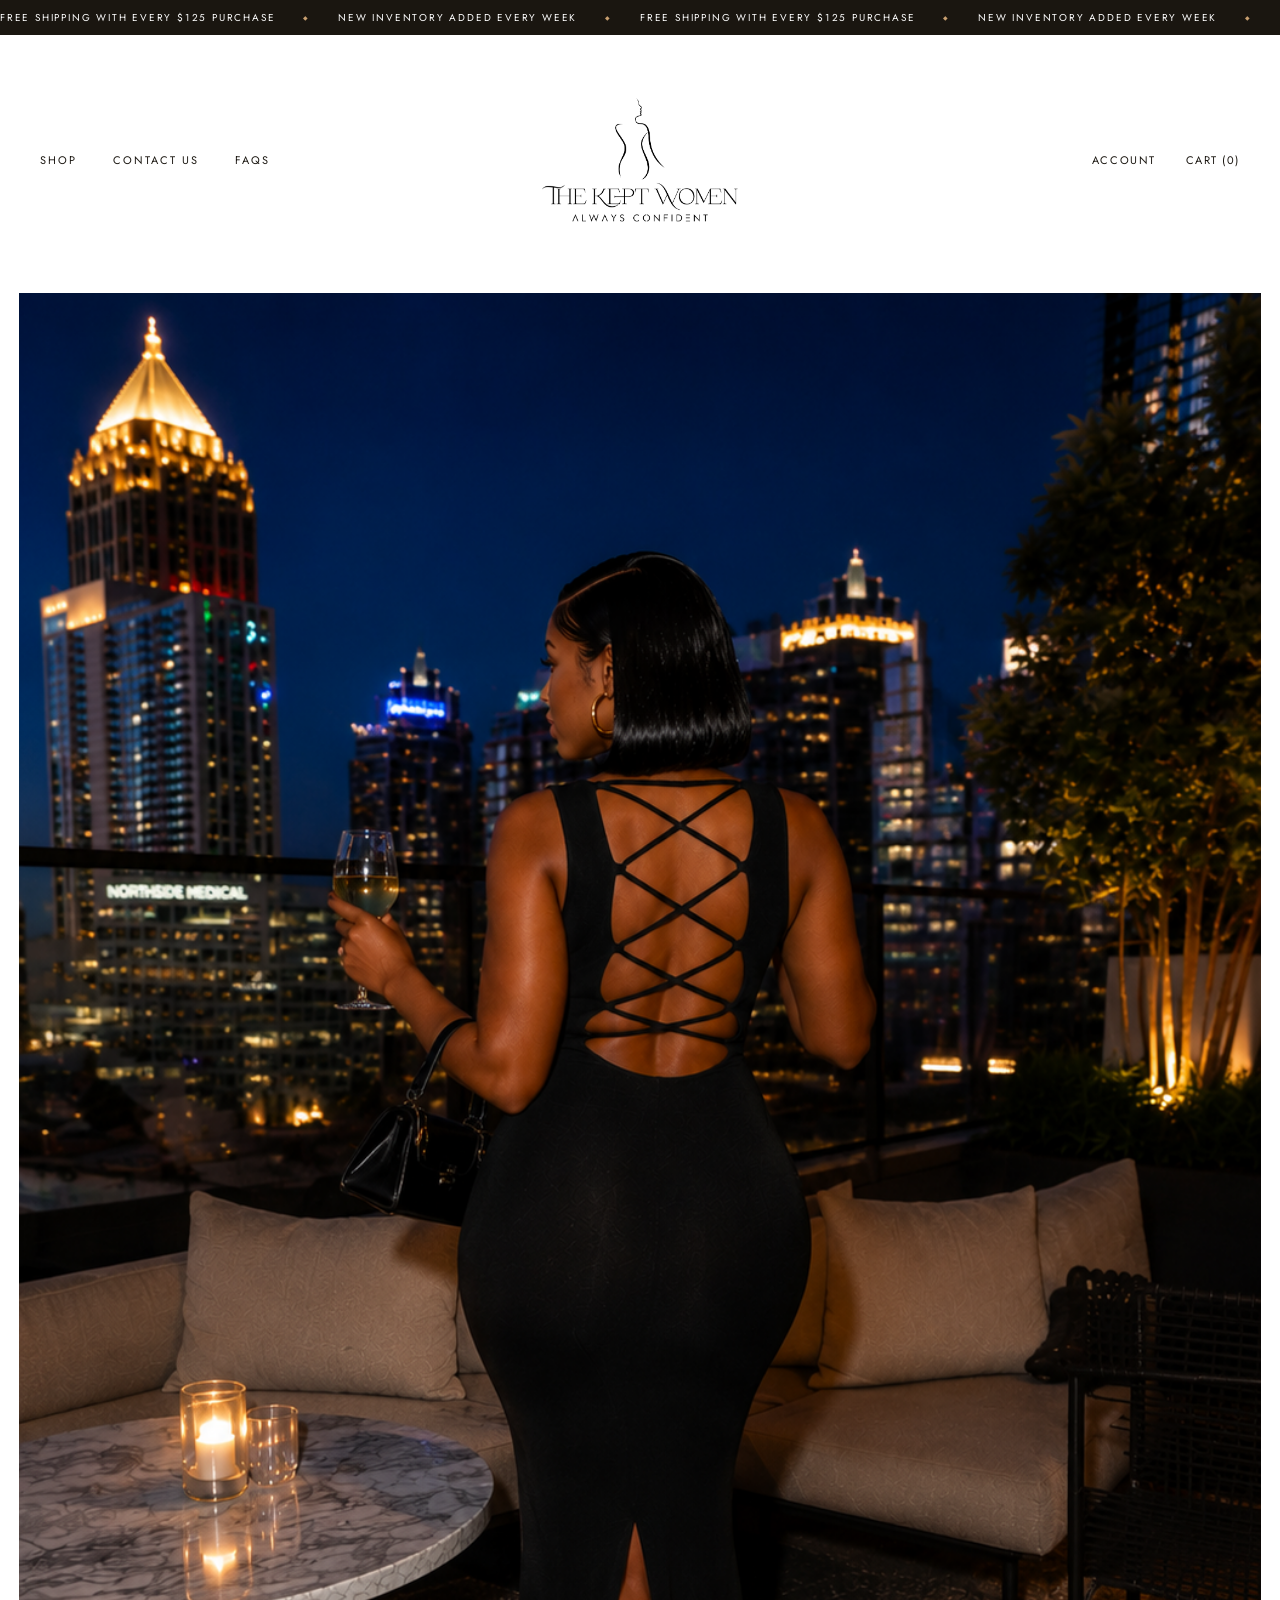
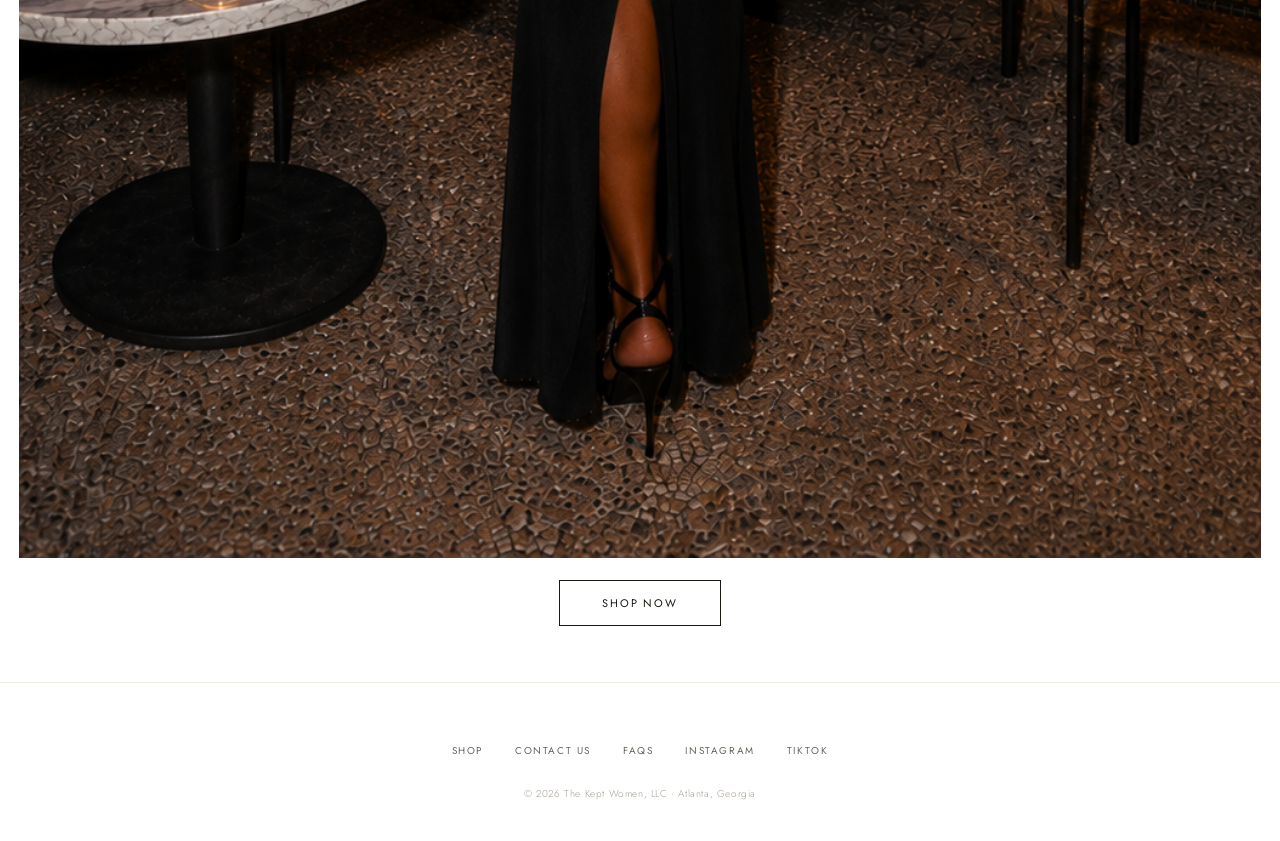
<file: index.html>
<!doctype html>
<html lang="en">
<head>
<meta charset="UTF-8" />
<meta name="viewport" content="width=device-width, initial-scale=1.0" />
<title>The Kept Woman</title>
<link rel="preconnect" href="https://fonts.googleapis.com" />
<link rel="preconnect" href="https://fonts.gstatic.com" crossorigin />
<link href="https://fonts.googleapis.com/css2?family=Cormorant+Garamond:wght@300;400;500&family=Jost:wght@300;400;500&display=swap" rel="stylesheet" />
<style>
  * { margin: 0; padding: 0; box-sizing: border-box; }

  html, body {
    height: 100%;
  }

  body {
    font-family: 'Jost', sans-serif;
    background: #FFFFFF;
    color: #1A1610;
    font-weight: 300;
  }

  a { text-decoration: none; color: inherit; }

  /* ── PAGE TOP WRAPPER ── */
  .top-viewport {
    display: flex;
    flex-direction: column;
  }

  /* ── SCROLLING BANNER ── */
  .ticker {
    flex-shrink: 0;
    background: #1A1610;
    overflow: hidden;
    padding: 10px 0;
  }
  .ticker-track {
    display: flex;
    width: max-content;
    animation: ticker-scroll 22s linear infinite;
  }
  .ticker-item {
    display: flex;
    align-items: center;
    gap: 28px;
    padding-right: 28px;
    font-size: 10px;
    font-weight: 400;
    letter-spacing: 0.18em;
    text-transform: uppercase;
    color: #FFFFFF;
    white-space: nowrap;
  }
  .ticker-item::after {
    content: '◆';
    font-size: 6px;
    color: #C9A070;
  }
  @keyframes ticker-scroll {
    from { transform: translateX(0); }
    to { transform: translateX(-50%); }
  }

  /* ── NAV ── */
  header {
    flex-shrink: 0;
    background: #FFFFFF;
  }

  .nav-inner {
    display: grid;
    grid-template-columns: 1fr auto 1fr;
    align-items: center;
    max-width: 1400px;
    margin: 0 auto;
    padding: 8px 40px;
  }

  .nav-left {
    display: flex;
    gap: 36px;
  }

  .nav-left a {
    font-size: 11px;
    font-weight: 400;
    letter-spacing: 0.18em;
    text-transform: uppercase;
    color: #1A1610;
    transition: opacity 0.2s;
  }
  .nav-left a:hover { opacity: 0.55; }

  .logo {
    text-align: center;
    display: block;
  }

  .logo img {
    height: min(340px, 26vh);
    width: auto;
    display: block;
    margin: 0 auto;
  }

  .nav-right {
    display: flex;
    justify-content: flex-end;
    gap: 30px;
  }

  .nav-right a, .nav-right button {
    font-size: 11px;
    font-weight: 400;
    letter-spacing: 0.14em;
    text-transform: uppercase;
    color: #1A1610;
    background: none;
    border: none;
    cursor: pointer;
    transition: opacity 0.2s;
  }
  .nav-right a:hover, .nav-right button:hover { opacity: 0.55; }

  .nav-toggle {
    display: none;
    flex-direction: column;
    gap: 5px;
    background: none;
    border: none;
    cursor: pointer;
  }
  .nav-toggle span {
    width: 22px;
    height: 1px;
    background: #1A1610;
  }

  /* ── HERO ── */
  .hero {
    width: min(97vw, 1400px);
    margin: 0 auto;
    padding: 8px 0 0;
    background: #FFFFFF;
  }

  .hero img {
    width: 100%;
    height: auto;
    display: block;
  }

  /* Placeholder gradient shown until a real image is uploaded */
  .hero-placeholder {
    width: 100%;
    height: 100%;
    background: linear-gradient(160deg, #F3EFE8 0%, #E4DCCB 55%, #D3C7AE 100%);
    display: flex;
    align-items: center;
    justify-content: center;
  }
  .hero-placeholder span {
    font-family: 'Cormorant Garamond', serif;
    font-size: 22px;
    font-style: italic;
    color: rgba(26,22,16,0.28);
    letter-spacing: 0.05em;
  }

  /* ── SHOP NOW ── */
  .shop-cta {
    text-align: center;
    padding: 22px 20px 56px;
  }

  .shop-cta a {
    display: inline-block;
    font-size: 11px;
    font-weight: 400;
    letter-spacing: 0.18em;
    text-transform: uppercase;
    color: #1A1610;
    background: #FFFFFF;
    border: 1px solid #1A1610;
    padding: 14px 42px;
    transition: all 0.2s;
  }
  .shop-cta a:hover {
    background: #1A1610;
    color: #FFFFFF;
  }

  /* ── FOOTER ── */
  footer {
    padding: 60px 40px 40px;
    text-align: center;
    border-top: 1px solid #EFEBE3;
  }

  footer .footer-links {
    display: flex;
    justify-content: center;
    gap: 32px;
    margin-bottom: 28px;
    flex-wrap: wrap;
  }

  footer .footer-links a {
    font-size: 10px;
    font-weight: 400;
    letter-spacing: 0.16em;
    text-transform: uppercase;
    color: #6B6459;
    transition: color 0.2s;
  }
  footer .footer-links a:hover { color: #1A1610; }

  footer p {
    font-size: 10px;
    color: #A8A196;
    letter-spacing: 0.06em;
  }

  /* ── MOBILE ── */
  @media (max-width: 768px) {
    .nav-left { display: none; }
    .nav-toggle { display: flex; }
    .nav-inner { grid-template-columns: auto 1fr auto; padding: 6px 20px; }
    .logo img { height: min(150px, 20vh); }
    .nav-right a:not(.cart-link) { display: none; }
  }
</style>
<link rel="stylesheet" href="mobile-nav.css" />
</head>
<body>
<div class="top-viewport">

  <div class="ticker" aria-hidden="true">
    <div class="ticker-track">
      <span class="ticker-item">Free Shipping With Every $125 Purchase</span>
      <span class="ticker-item">New Inventory Added Every Week</span>
      <span class="ticker-item">Free Shipping With Every $125 Purchase</span>
      <span class="ticker-item">New Inventory Added Every Week</span>
      <span class="ticker-item">Free Shipping With Every $125 Purchase</span>
      <span class="ticker-item">New Inventory Added Every Week</span>
      <span class="ticker-item">Free Shipping With Every $125 Purchase</span>
      <span class="ticker-item">New Inventory Added Every Week</span>
    </div>
  </div>

  <header>
    <div class="nav-inner">
      <nav class="nav-left">
        <a href="shop.html">Shop</a>
        <a href="contact.html">Contact Us</a>
        <a href="faqs.html">FAQs</a>
      </nav>

      <a href="index.html" class="logo">
        <img src="logo.png" alt="The Kept Women — Always Confident">
      </a>

      <div class="nav-right">
        <a href="account.html">Account</a>
        <a href="cart.html" class="cart-link">Cart (0)</a>
        <button class="nav-toggle" aria-label="Menu">
          <span></span><span></span><span></span>
        </button>
      </div>
    </div>
  </header>
<nav class="tkw-mobile-nav" id="tkw-mobile-nav" aria-label="Mobile navigation" style="position:fixed;inset:0;z-index:800;background:#FFFFFF;transform:translateX(-100%);">
  <button class="tkw-mobile-nav-close" id="tkw-mobile-nav-close" aria-label="Close menu">&times;</button>
  <div class="tkw-mobile-nav-links">
    <a href="shop.html">Shop</a>
    <a href="contact.html">Contact Us</a>
    <a href="faqs.html">FAQs</a>
  </div>
  <div class="tkw-mobile-nav-footer">
    <a href="https://instagram.com/thekeptwomen" target="_blank" rel="noopener">Instagram</a>
    <a href="https://tiktok.com/@thekeptwomen" target="_blank" rel="noopener">TikTok</a>
  </div>
</nav>


  <section class="hero">
    <img src="hero.png" alt="The Kept Woman — backless gown, Atlanta skyline" id="hero-image">
  </section>

  <script>
    // Randomly assigns each new visitor one of two hero photos (roughly
    // even 50/50 split across all traffic), then remembers that choice
    // so returning visitors keep seeing the same one — consistent
    // branding instead of the image changing every visit.
    (function () {
      var heroImages = ['hero.png', 'hero-2.png'];
      var heroAltText = {
        'hero.png': 'The Kept Woman — backless gown, Atlanta skyline',
        'hero-2.png': 'The Kept Woman — backless gown, Miami skyline'
      };
      var STORAGE_KEY = 'tkw_hero_variant';

      var chosen = null;
      try {
        chosen = localStorage.getItem(STORAGE_KEY);
      } catch (e) { /* localStorage unavailable */ }

      if (!chosen || heroImages.indexOf(chosen) === -1) {
        chosen = heroImages[Math.random() < 0.5 ? 0 : 1];
        try {
          localStorage.setItem(STORAGE_KEY, chosen);
        } catch (e) { /* non-fatal */ }
      }

      var heroEl = document.getElementById('hero-image');
      heroEl.src = chosen;
      heroEl.alt = heroAltText[chosen] || heroEl.alt;
    })();
  </script>

</div>

<div class="shop-cta">
  <a href="shop.html">Shop Now</a>
</div>

<footer>
  <div class="footer-links">
    <a href="shop.html">Shop</a>
    <a href="contact.html">Contact Us</a>
    <a href="faqs.html">FAQs</a>
    <a href="https://instagram.com/thekeptwomen" target="_blank" rel="noopener">Instagram</a>
    <a href="https://tiktok.com/@thekeptwomen" target="_blank" rel="noopener">TikTok</a>
  </div>
  <p>&copy; 2026 The Kept Women, LLC &middot; Atlanta, Georgia</p>
</footer>

<script src="mobile-nav.js" defer></script>
</body>
</html>
</file>
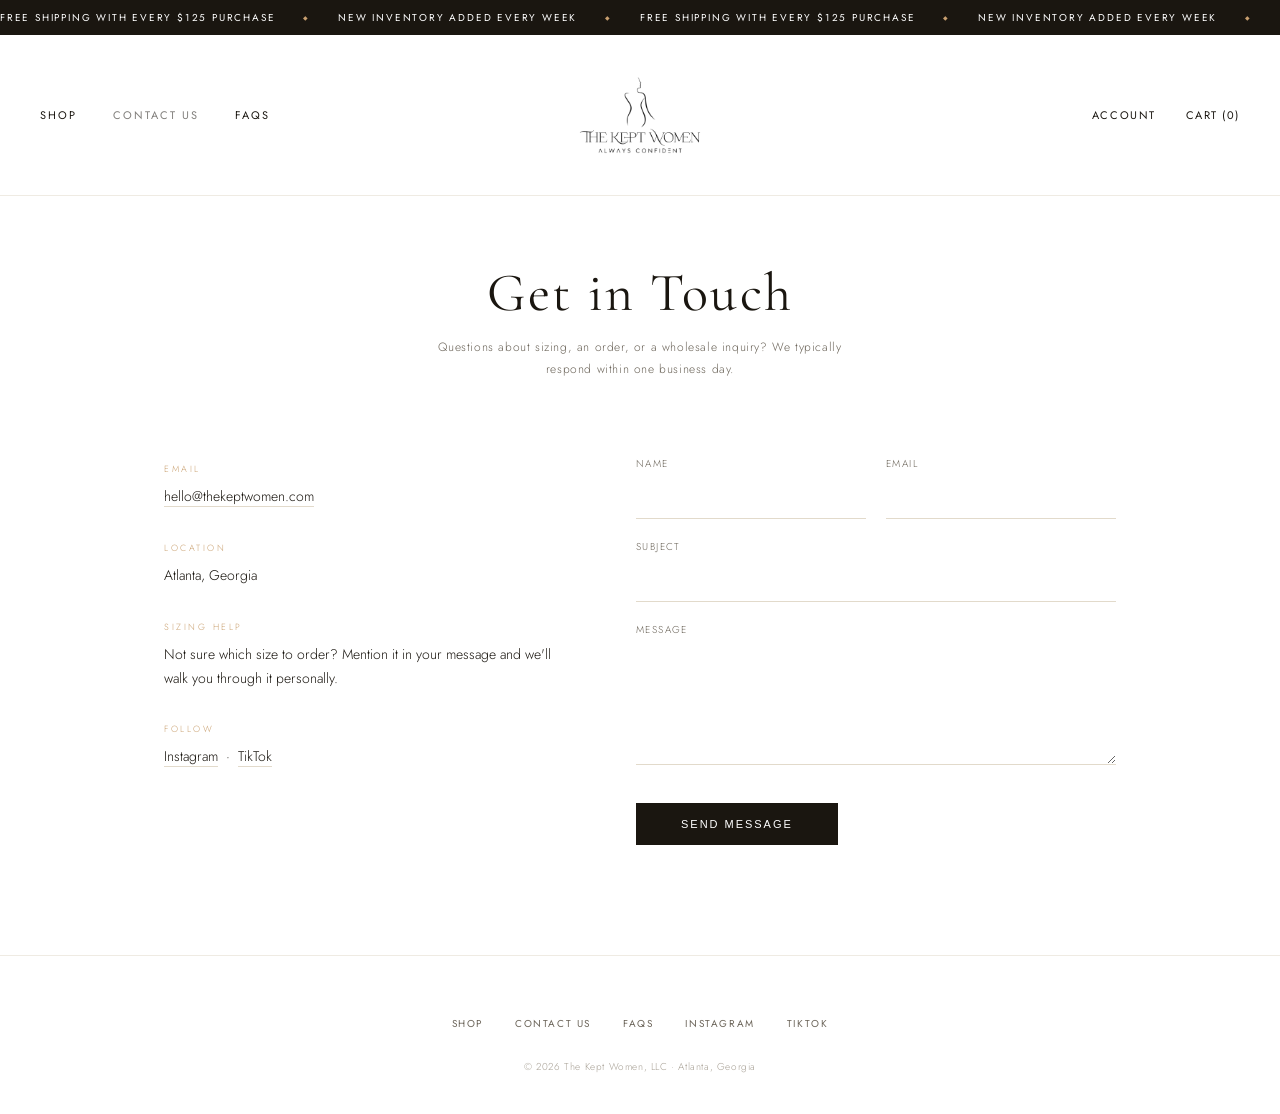
<file: contact.html>
<!doctype html>
<html lang="en">
<head>
<meta charset="UTF-8" />
<meta name="viewport" content="width=device-width, initial-scale=1.0" />
<title>Contact Us — The Kept Woman</title>
<link rel="preconnect" href="https://fonts.googleapis.com" />
<link rel="preconnect" href="https://fonts.gstatic.com" crossorigin />
<link href="https://fonts.googleapis.com/css2?family=Cormorant+Garamond:wght@300;400;500&family=Jost:wght@300;400;500&display=swap" rel="stylesheet" />
<style>
  * { margin: 0; padding: 0; box-sizing: border-box; }
  html, body { height: 100%; }
  body {
    font-family: 'Jost', sans-serif;
    background: #FFFFFF;
    color: #1A1610;
    font-weight: 300;
  }
  a { text-decoration: none; color: inherit; }

  /* ── SCROLLING BANNER ── */
  .ticker { background: #1A1610; overflow: hidden; padding: 10px 0; }
  .ticker-track { display: flex; width: max-content; animation: ticker-scroll 22s linear infinite; }
  .ticker-item {
    display: flex; align-items: center; gap: 28px; padding-right: 28px;
    font-size: 10px; font-weight: 400; letter-spacing: 0.18em; text-transform: uppercase;
    color: #FFFFFF; white-space: nowrap;
  }
  .ticker-item::after { content: '◆'; font-size: 6px; color: #C9A070; }
  @keyframes ticker-scroll { from { transform: translateX(0); } to { transform: translateX(-50%); } }

  /* ── NAV ── */
  header { background: #FFFFFF; border-bottom: 1px solid #EFEBE3; }
  .nav-inner {
    display: grid; grid-template-columns: 1fr auto 1fr; align-items: center;
    max-width: 1400px; margin: 0 auto; padding: 8px 40px;
  }
  .nav-left { display: flex; gap: 36px; }
  .nav-left a {
    font-size: 11px; font-weight: 400; letter-spacing: 0.18em; text-transform: uppercase;
    color: #1A1610; transition: opacity 0.2s;
  }
  .nav-left a:hover, .nav-left a.active { opacity: 0.55; }
  .logo { text-align: center; display: block; }
  .logo img { height: min(180px, 16vh); width: auto; display: block; margin: 0 auto; }
  .nav-right { display: flex; justify-content: flex-end; gap: 30px; }
  .nav-right a, .nav-right button {
    font-size: 11px; font-weight: 400; letter-spacing: 0.14em; text-transform: uppercase;
    color: #1A1610; background: none; border: none; cursor: pointer; transition: opacity 0.2s;
  }
  .nav-right a:hover, .nav-right button:hover { opacity: 0.55; }
  .nav-toggle { display: none; flex-direction: column; gap: 5px; background: none; border: none; cursor: pointer; }
  .nav-toggle span { width: 22px; height: 1px; background: #1A1610; }

  /* ── PAGE HEADER ── */
  .page-header { text-align: center; padding: 64px 20px 20px; }
  .page-header h1 {
    font-family: 'Cormorant Garamond', serif;
    font-weight: 400;
    font-size: clamp(34px, 4.5vw, 54px);
    letter-spacing: 0.04em;
  }
  .page-header p {
    margin-top: 12px;
    font-size: 12px;
    color: #6B6459;
    letter-spacing: 0.05em;
    max-width: 420px;
    margin-left: auto;
    margin-right: auto;
    line-height: 1.8;
  }

  /* ── CONTACT LAYOUT ── */
  .contact-wrap {
    max-width: 1000px;
    margin: 0 auto;
    padding: 56px 24px 110px;
    display: grid;
    grid-template-columns: 1fr 1.2fr;
    gap: 72px;
  }

  .contact-info-block { padding-top: 6px; }

  .contact-info-block .label {
    font-size: 9px;
    letter-spacing: 0.28em;
    text-transform: uppercase;
    color: #C9A070;
    margin-bottom: 10px;
  }

  .contact-info-block .value {
    font-size: 14px;
    color: #1A1610;
    margin-bottom: 32px;
    line-height: 1.7;
  }
  .contact-info-block .value a { border-bottom: 1px solid #E2DACB; }
  .contact-info-block .value a:hover { border-bottom-color: #1A1610; }

  /* ── FORM ── */
  form { display: flex; flex-direction: column; gap: 20px; }

  .form-row { display: grid; grid-template-columns: 1fr 1fr; gap: 20px; }

  label {
    display: block;
    font-size: 10px;
    letter-spacing: 0.14em;
    text-transform: uppercase;
    color: #6B6459;
    margin-bottom: 8px;
  }

  input, textarea {
    width: 100%;
    border: none;
    border-bottom: 1px solid #E2DACB;
    padding: 10px 0;
    font-family: 'Jost', sans-serif;
    font-size: 13px;
    font-weight: 300;
    color: #1A1610;
    background: transparent;
    outline: none;
    transition: border-color 0.2s;
  }
  input:focus, textarea:focus { border-bottom-color: #1A1610; }
  textarea { resize: vertical; min-height: 120px; }

  button[type="submit"] {
    align-self: flex-start;
    margin-top: 12px;
    font-size: 11px;
    font-weight: 400;
    letter-spacing: 0.18em;
    text-transform: uppercase;
    color: #FFFFFF;
    background: #1A1610;
    border: 1px solid #1A1610;
    padding: 14px 44px;
    cursor: pointer;
    transition: all 0.2s;
  }
  button[type="submit"]:hover { background: #FFFFFF; color: #1A1610; }

  .form-success {
    display: none;
    font-size: 12px;
    color: #6B6459;
    margin-top: 8px;
  }
  .form-success.show { display: block; }

  /* ── FOOTER ── */
  footer { padding: 60px 40px 40px; text-align: center; border-top: 1px solid #EFEBE3; }
  footer .footer-links { display: flex; justify-content: center; gap: 32px; margin-bottom: 28px; flex-wrap: wrap; }
  footer .footer-links a {
    font-size: 10px; font-weight: 400; letter-spacing: 0.16em; text-transform: uppercase;
    color: #6B6459; transition: color 0.2s;
  }
  footer .footer-links a:hover { color: #1A1610; }
  footer p { font-size: 10px; color: #A8A196; letter-spacing: 0.06em; }

  /* ── MOBILE ── */
  @media (max-width: 768px) {
    .nav-left { display: none; }
    .nav-toggle { display: flex; }
    .nav-inner { grid-template-columns: auto 1fr auto; padding: 6px 20px; }
    .logo img { height: min(110px, 14vh); }
    .nav-right a:not(.cart-link) { display: none; }
    .contact-wrap { grid-template-columns: 1fr; gap: 44px; }
    .form-row { grid-template-columns: 1fr; }
  }
</style>
<link rel="stylesheet" href="mobile-nav.css" />
</head>
<body>
<div class="ticker" aria-hidden="true">
  <div class="ticker-track">
    <span class="ticker-item">Free Shipping With Every $125 Purchase</span>
    <span class="ticker-item">New Inventory Added Every Week</span>
    <span class="ticker-item">Free Shipping With Every $125 Purchase</span>
    <span class="ticker-item">New Inventory Added Every Week</span>
    <span class="ticker-item">Free Shipping With Every $125 Purchase</span>
    <span class="ticker-item">New Inventory Added Every Week</span>
    <span class="ticker-item">Free Shipping With Every $125 Purchase</span>
    <span class="ticker-item">New Inventory Added Every Week</span>
  </div>
</div>

<header>
  <div class="nav-inner">
    <nav class="nav-left">
      <a href="shop.html">Shop</a>
      <a href="contact.html" class="active">Contact Us</a>
      <a href="faqs.html">FAQs</a>
    </nav>

    <a href="index.html" class="logo">
      <img src="logo.png" alt="The Kept Women — Always Confident">
    </a>

    <div class="nav-right">
      <a href="account.html">Account</a>
      <a href="cart.html" class="cart-link">Cart (0)</a>
      <button class="nav-toggle" aria-label="Menu">
        <span></span><span></span><span></span>
      </button>
    </div>
  </div>
</header>
<nav class="tkw-mobile-nav" id="tkw-mobile-nav" aria-label="Mobile navigation" style="position:fixed;inset:0;z-index:800;background:#FFFFFF;transform:translateX(-100%);">
  <button class="tkw-mobile-nav-close" id="tkw-mobile-nav-close" aria-label="Close menu">&times;</button>
  <div class="tkw-mobile-nav-links">
    <a href="shop.html">Shop</a>
    <a href="contact.html">Contact Us</a>
    <a href="faqs.html">FAQs</a>
  </div>
  <div class="tkw-mobile-nav-footer">
    <a href="https://instagram.com/thekeptwomen" target="_blank" rel="noopener">Instagram</a>
    <a href="https://tiktok.com/@thekeptwomen" target="_blank" rel="noopener">TikTok</a>
  </div>
</nav>


<div class="page-header">
  <h1>Get in Touch</h1>
  <p>Questions about sizing, an order, or a wholesale inquiry? We typically respond within one business day.</p>
</div>

<div class="contact-wrap">

  <div class="contact-info-block">
    <p class="label">Email</p>
    <p class="value"><a href="mailto:hello@thekeptwomen.com">hello@thekeptwomen.com</a></p>

    <p class="label">Location</p>
    <p class="value">Atlanta, Georgia</p>

    <p class="label">Sizing Help</p>
    <p class="value">Not sure which size to order? Mention it in your message and we'll walk you through it personally.</p>

    <p class="label">Follow</p>
    <p class="value">
      <a href="https://instagram.com/thekeptwomen" target="_blank" rel="noopener">Instagram</a>
      &nbsp;·&nbsp;
      <a href="https://tiktok.com/@thekeptwomen" target="_blank" rel="noopener">TikTok</a>
    </p>
  </div>

  <form id="contact-form">
    <div class="form-row">
      <div>
        <label for="name">Name</label>
        <input type="text" id="name" name="name" required>
      </div>
      <div>
        <label for="email">Email</label>
        <input type="email" id="email" name="email" required>
      </div>
    </div>

    <div>
      <label for="subject">Subject</label>
      <input type="text" id="subject" name="subject">
    </div>

    <div>
      <label for="message">Message</label>
      <textarea id="message" name="message" required></textarea>
    </div>

    <button type="submit">Send Message</button>
    <p class="form-success" id="form-success">Thank you — we'll be in touch shortly.</p>
  </form>

</div>

<footer>
  <div class="footer-links">
    <a href="shop.html">Shop</a>
    <a href="contact.html">Contact Us</a>
    <a href="faqs.html">FAQs</a>
    <a href="https://instagram.com/thekeptwomen" target="_blank" rel="noopener">Instagram</a>
    <a href="https://tiktok.com/@thekeptwomen" target="_blank" rel="noopener">TikTok</a>
  </div>
  <p>&copy; 2026 The Kept Women, LLC &middot; Atlanta, Georgia</p>
</footer>

<script>
  // NOTE: This is a static front-end only. To actually receive submissions,
  // connect this form to a service like Formspree, Getform, or a Shopify contact form.
  document.getElementById('contact-form').addEventListener('submit', function (e) {
    e.preventDefault();
    document.getElementById('form-success').classList.add('show');
    this.reset();
  });
</script>

<script src="mobile-nav.js" defer></script>
</body>
</html>
</file>
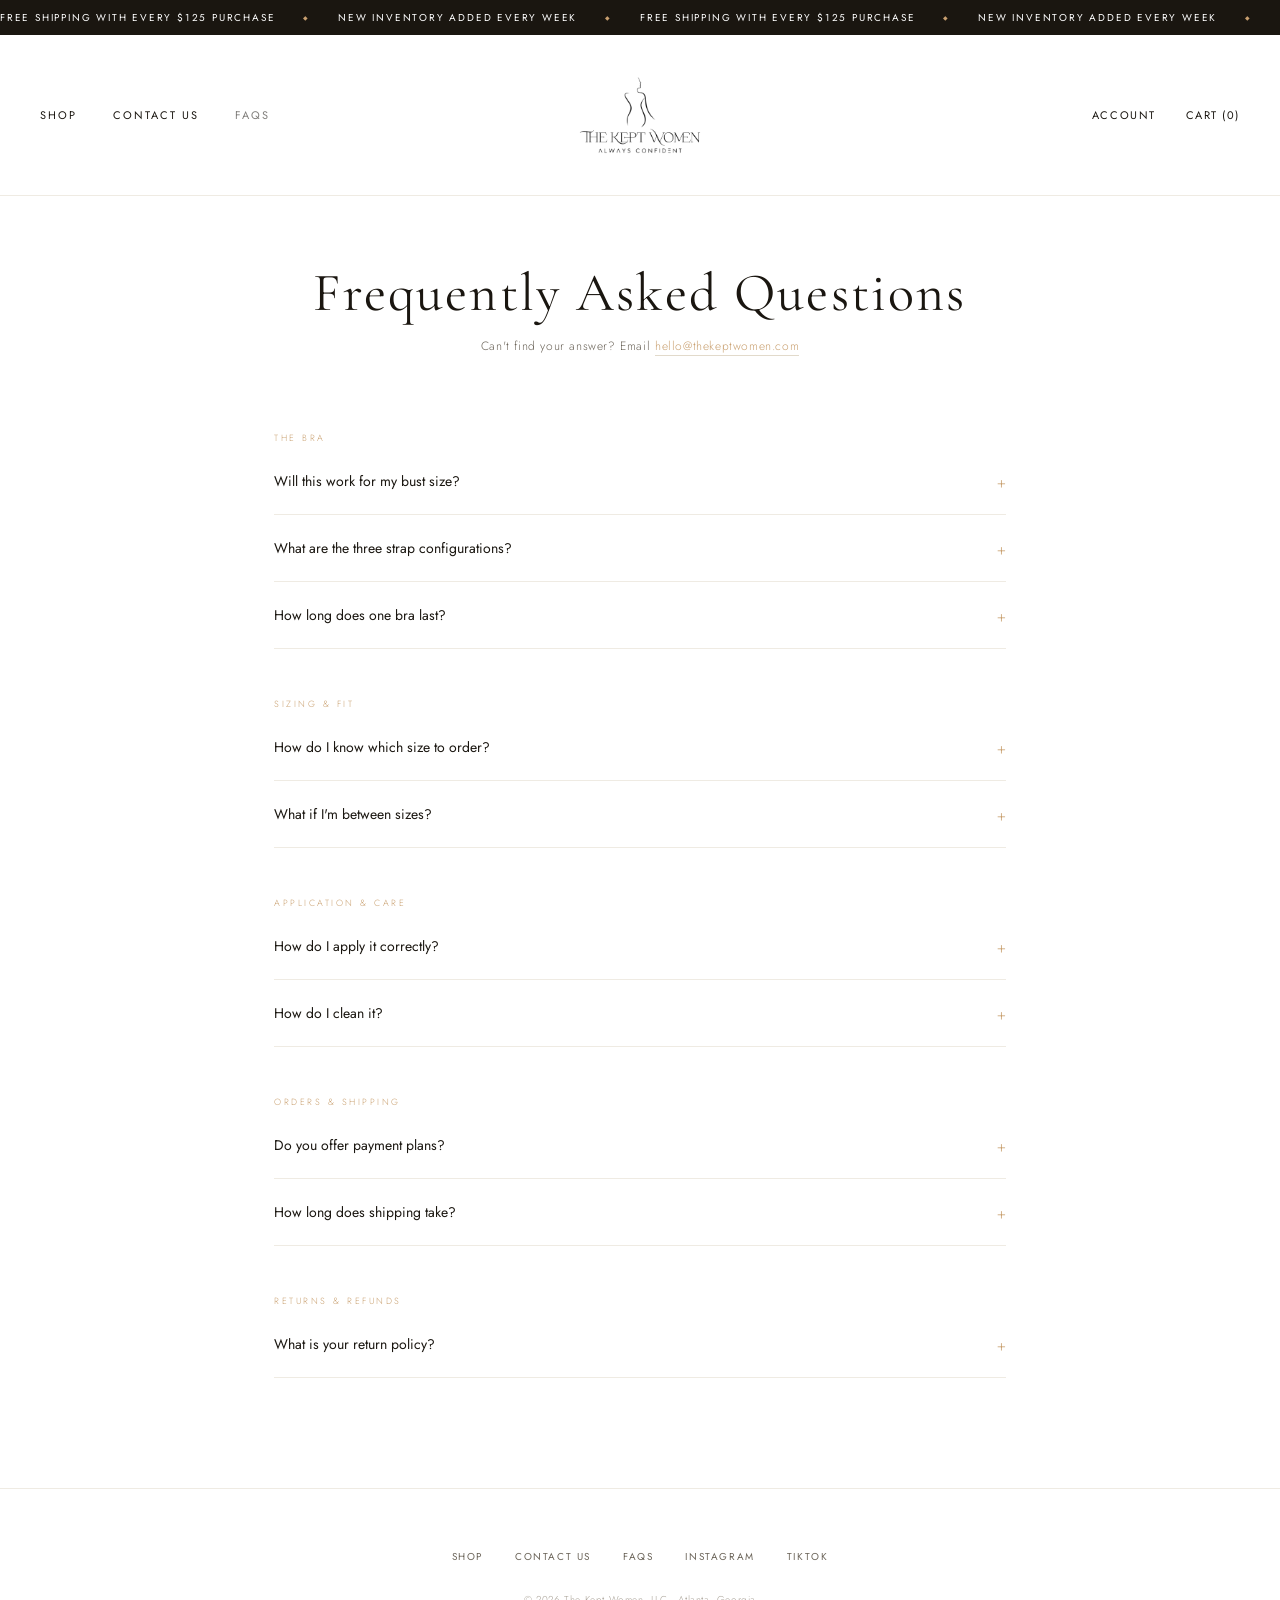
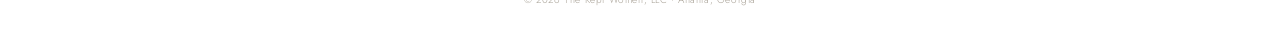
<file: faqs.html>
<!doctype html>
<html lang="en">
<head>
<meta charset="UTF-8" />
<meta name="viewport" content="width=device-width, initial-scale=1.0" />
<title>FAQs — The Kept Woman</title>
<link rel="preconnect" href="https://fonts.googleapis.com" />
<link rel="preconnect" href="https://fonts.gstatic.com" crossorigin />
<link href="https://fonts.googleapis.com/css2?family=Cormorant+Garamond:wght@300;400;500&family=Jost:wght@300;400;500&display=swap" rel="stylesheet" />
<style>
  * { margin: 0; padding: 0; box-sizing: border-box; }
  html, body { height: 100%; }
  body {
    font-family: 'Jost', sans-serif;
    background: #FFFFFF;
    color: #1A1610;
    font-weight: 300;
  }
  a { text-decoration: none; color: inherit; }

  /* ── SCROLLING BANNER ── */
  .ticker { background: #1A1610; overflow: hidden; padding: 10px 0; }
  .ticker-track { display: flex; width: max-content; animation: ticker-scroll 22s linear infinite; }
  .ticker-item {
    display: flex; align-items: center; gap: 28px; padding-right: 28px;
    font-size: 10px; font-weight: 400; letter-spacing: 0.18em; text-transform: uppercase;
    color: #FFFFFF; white-space: nowrap;
  }
  .ticker-item::after { content: '◆'; font-size: 6px; color: #C9A070; }
  @keyframes ticker-scroll { from { transform: translateX(0); } to { transform: translateX(-50%); } }

  /* ── NAV ── */
  header { background: #FFFFFF; border-bottom: 1px solid #EFEBE3; }
  .nav-inner {
    display: grid; grid-template-columns: 1fr auto 1fr; align-items: center;
    max-width: 1400px; margin: 0 auto; padding: 8px 40px;
  }
  .nav-left { display: flex; gap: 36px; }
  .nav-left a {
    font-size: 11px; font-weight: 400; letter-spacing: 0.18em; text-transform: uppercase;
    color: #1A1610; transition: opacity 0.2s;
  }
  .nav-left a:hover, .nav-left a.active { opacity: 0.55; }
  .logo { text-align: center; display: block; }
  .logo img { height: min(180px, 16vh); width: auto; display: block; margin: 0 auto; }
  .nav-right { display: flex; justify-content: flex-end; gap: 30px; }
  .nav-right a, .nav-right button {
    font-size: 11px; font-weight: 400; letter-spacing: 0.14em; text-transform: uppercase;
    color: #1A1610; background: none; border: none; cursor: pointer; transition: opacity 0.2s;
  }
  .nav-right a:hover, .nav-right button:hover { opacity: 0.55; }
  .nav-toggle { display: none; flex-direction: column; gap: 5px; background: none; border: none; cursor: pointer; }
  .nav-toggle span { width: 22px; height: 1px; background: #1A1610; }

  /* ── PAGE HEADER ── */
  .page-header { text-align: center; padding: 64px 20px 20px; }
  .page-header h1 {
    font-family: 'Cormorant Garamond', serif;
    font-weight: 400;
    font-size: clamp(34px, 4.5vw, 54px);
    letter-spacing: 0.04em;
  }
  .page-header p {
    margin-top: 12px;
    font-size: 12px;
    color: #6B6459;
    letter-spacing: 0.05em;
  }
  .page-header p a { color: #C9A070; border-bottom: 1px solid #E2DACB; }

  /* ── FAQ ── */
  .faq-wrap {
    max-width: 780px;
    margin: 0 auto;
    padding: 56px 24px 110px;
  }

  .faq-category {
    font-size: 9px;
    letter-spacing: 0.28em;
    text-transform: uppercase;
    color: #C9A070;
    margin: 48px 0 4px;
  }
  .faq-category:first-child { margin-top: 0; }

  .faq-item { border-bottom: 1px solid #EFEBE3; }

  .faq-q {
    width: 100%;
    display: flex;
    align-items: center;
    justify-content: space-between;
    gap: 20px;
    padding: 20px 0;
    background: none;
    border: none;
    font-family: 'Jost', sans-serif;
    font-size: 14px;
    font-weight: 400;
    color: #1A1610;
    text-align: left;
    cursor: pointer;
  }

  .faq-q .icon {
    font-family: 'Cormorant Garamond', serif;
    font-size: 22px;
    font-weight: 300;
    color: #C9A070;
    flex-shrink: 0;
    transition: transform 0.3s;
  }
  .faq-item.open .faq-q .icon { transform: rotate(45deg); }

  .faq-a {
    max-height: 0;
    overflow: hidden;
    transition: max-height 0.4s ease;
    font-size: 13px;
    line-height: 1.85;
    color: #6B6459;
  }
  .faq-item.open .faq-a { max-height: 300px; }
  .faq-a-inner { padding-bottom: 22px; }
  .faq-a-inner a { color: #C9A070; border-bottom: 1px solid #E2DACB; }

  /* ── FOOTER ── */
  footer { padding: 60px 40px 40px; text-align: center; border-top: 1px solid #EFEBE3; }
  footer .footer-links { display: flex; justify-content: center; gap: 32px; margin-bottom: 28px; flex-wrap: wrap; }
  footer .footer-links a {
    font-size: 10px; font-weight: 400; letter-spacing: 0.16em; text-transform: uppercase;
    color: #6B6459; transition: color 0.2s;
  }
  footer .footer-links a:hover { color: #1A1610; }
  footer p { font-size: 10px; color: #A8A196; letter-spacing: 0.06em; }

  /* ── MOBILE ── */
  @media (max-width: 768px) {
    .nav-left { display: none; }
    .nav-toggle { display: flex; }
    .nav-inner { grid-template-columns: auto 1fr auto; padding: 6px 20px; }
    .logo img { height: min(110px, 14vh); }
    .nav-right a:not(.cart-link) { display: none; }
  }
</style>
<link rel="stylesheet" href="mobile-nav.css" />
</head>
<body>
<div class="ticker" aria-hidden="true">
  <div class="ticker-track">
    <span class="ticker-item">Free Shipping With Every $125 Purchase</span>
    <span class="ticker-item">New Inventory Added Every Week</span>
    <span class="ticker-item">Free Shipping With Every $125 Purchase</span>
    <span class="ticker-item">New Inventory Added Every Week</span>
    <span class="ticker-item">Free Shipping With Every $125 Purchase</span>
    <span class="ticker-item">New Inventory Added Every Week</span>
    <span class="ticker-item">Free Shipping With Every $125 Purchase</span>
    <span class="ticker-item">New Inventory Added Every Week</span>
  </div>
</div>

<header>
  <div class="nav-inner">
    <nav class="nav-left">
      <a href="shop.html">Shop</a>
      <a href="contact.html">Contact Us</a>
      <a href="faqs.html" class="active">FAQs</a>
    </nav>

    <a href="index.html" class="logo">
      <img src="logo.png" alt="The Kept Women — Always Confident">
    </a>

    <div class="nav-right">
      <a href="account.html">Account</a>
      <a href="cart.html" class="cart-link">Cart (0)</a>
      <button class="nav-toggle" aria-label="Menu">
        <span></span><span></span><span></span>
      </button>
    </div>
  </div>
</header>
<nav class="tkw-mobile-nav" id="tkw-mobile-nav" aria-label="Mobile navigation" style="position:fixed;inset:0;z-index:800;background:#FFFFFF;transform:translateX(-100%);">
  <button class="tkw-mobile-nav-close" id="tkw-mobile-nav-close" aria-label="Close menu">&times;</button>
  <div class="tkw-mobile-nav-links">
    <a href="shop.html">Shop</a>
    <a href="contact.html">Contact Us</a>
    <a href="faqs.html">FAQs</a>
  </div>
  <div class="tkw-mobile-nav-footer">
    <a href="https://instagram.com/thekeptwomen" target="_blank" rel="noopener">Instagram</a>
    <a href="https://tiktok.com/@thekeptwomen" target="_blank" rel="noopener">TikTok</a>
  </div>
</nav>


<div class="page-header">
  <h1>Frequently Asked Questions</h1>
  <p>Can't find your answer? Email <a href="mailto:hello@thekeptwomen.com">hello@thekeptwomen.com</a></p>
</div>

<div class="faq-wrap">

  <p class="faq-category">The Bra</p>

  <div class="faq-item">
    <button class="faq-q">
      Will this work for my bust size?
      <span class="icon">+</span>
    </button>
    <div class="faq-a"><div class="faq-a-inner">
      Our brassiere is engineered specifically for C–H cup sizes. The fit-modifying panels and adjustable
      strap system provide support that conventional backless options can't deliver for fuller busts.
      If you wear an H+ cup, please contact us — we're happy to discuss custom options.
    </div></div>
  </div>

  <div class="faq-item">
    <button class="faq-q">
      What are the three strap configurations?
      <span class="icon">+</span>
    </button>
    <div class="faq-a"><div class="faq-a-inner">
      Halter-neck, traditional over-the-shoulder, and front-crossed. Each configuration pairs with
      different necklines and silhouettes — a styling guide is included with every order.
    </div></div>
  </div>

  <div class="faq-item">
    <button class="faq-q">
      How long does one bra last?
      <span class="icon">+</span>
    </button>
    <div class="faq-a"><div class="faq-a-inner">
      With proper care, our bra is designed for 50+ wears — significantly better value than
      single-use adhesive alternatives. Adhesive longevity depends on proper application and care.
    </div></div>
  </div>

  <p class="faq-category">Sizing & Fit</p>

  <div class="faq-item">
    <button class="faq-q">
      How do I know which size to order?
      <span class="icon">+</span>
    </button>
    <div class="faq-a"><div class="faq-a-inner">
      Measure your shoulder socket circumference — wrap a soft tape around your torso at shoulder-blade
      level, parallel to the floor — then confirm your cup size. When in doubt, email us and we'll walk
      you through it personally.
    </div></div>
  </div>

  <div class="faq-item">
    <button class="faq-q">
      What if I'm between sizes?
      <span class="icon">+</span>
    </button>
    <div class="faq-a"><div class="faq-a-inner">
      Size up. Our proprietary mesh construction naturally accommodates fluctuations and will conform
      to your shape over the first few wears.
    </div></div>
  </div>

  <p class="faq-category">Application & Care</p>

  <div class="faq-item">
    <button class="faq-q">
      How do I apply it correctly?
      <span class="icon">+</span>
    </button>
    <div class="faq-a"><div class="faq-a-inner">
      Start with clean, dry skin — no lotion, oil, or deodorant on the application area. Warm the bra
      in your hands for 30 seconds to activate the adhesive, position the cups, then press firmly around
      the entire edge for 30 seconds. A full video tutorial is included with every order.
    </div></div>
  </div>

  <div class="faq-item">
    <button class="faq-q">
      How do I clean it?
      <span class="icon">+</span>
    </button>
    <div class="faq-a"><div class="faq-a-inner">
      Hand wash gently with mild soap and warm water after each wear. Never machine wash or dry.
      Allow to air dry completely and store flat in the original pouch.
    </div></div>
  </div>

  <p class="faq-category">Orders & Shipping</p>

  <div class="faq-item">
    <button class="faq-q">
      Do you offer payment plans?
      <span class="icon">+</span>
    </button>
    <div class="faq-a"><div class="faq-a-inner">
      Yes — all products are available via Afterpay and Klarna in 4 interest-free installments,
      selected at checkout.
    </div></div>
  </div>

  <div class="faq-item">
    <button class="faq-q">
      How long does shipping take?
      <span class="icon">+</span>
    </button>
    <div class="faq-a"><div class="faq-a-inner">
      Standard shipping is 3–5 business days from Atlanta, Georgia. Free standard shipping on all
      orders over $125.
    </div></div>
  </div>

  <p class="faq-category">Returns & Refunds</p>

  <div class="faq-item">
    <button class="faq-q">
      What is your return policy?
      <span class="icon">+</span>
    </button>
    <div class="faq-a"><div class="faq-a-inner">
      We offer a 30-day satisfaction guarantee. Contact
      <a href="mailto:hello@thekeptwomen.com">hello@thekeptwomen.com</a> within 30 days of delivery
      for an exchange, store credit, or refund. Worn items cannot be returned, but sizing exchanges
      are always accommodated.
    </div></div>
  </div>

</div>

<footer>
  <div class="footer-links">
    <a href="shop.html">Shop</a>
    <a href="contact.html">Contact Us</a>
    <a href="faqs.html">FAQs</a>
    <a href="https://instagram.com/thekeptwomen" target="_blank" rel="noopener">Instagram</a>
    <a href="https://tiktok.com/@thekeptwomen" target="_blank" rel="noopener">TikTok</a>
  </div>
  <p>&copy; 2026 The Kept Women, LLC &middot; Atlanta, Georgia</p>
</footer>

<script>
  document.querySelectorAll('.faq-q').forEach(q => {
    q.addEventListener('click', () => {
      const item = q.closest('.faq-item');
      item.classList.toggle('open');
    });
  });
</script>

<script src="mobile-nav.js" defer></script>
</body>
</html>
</file>
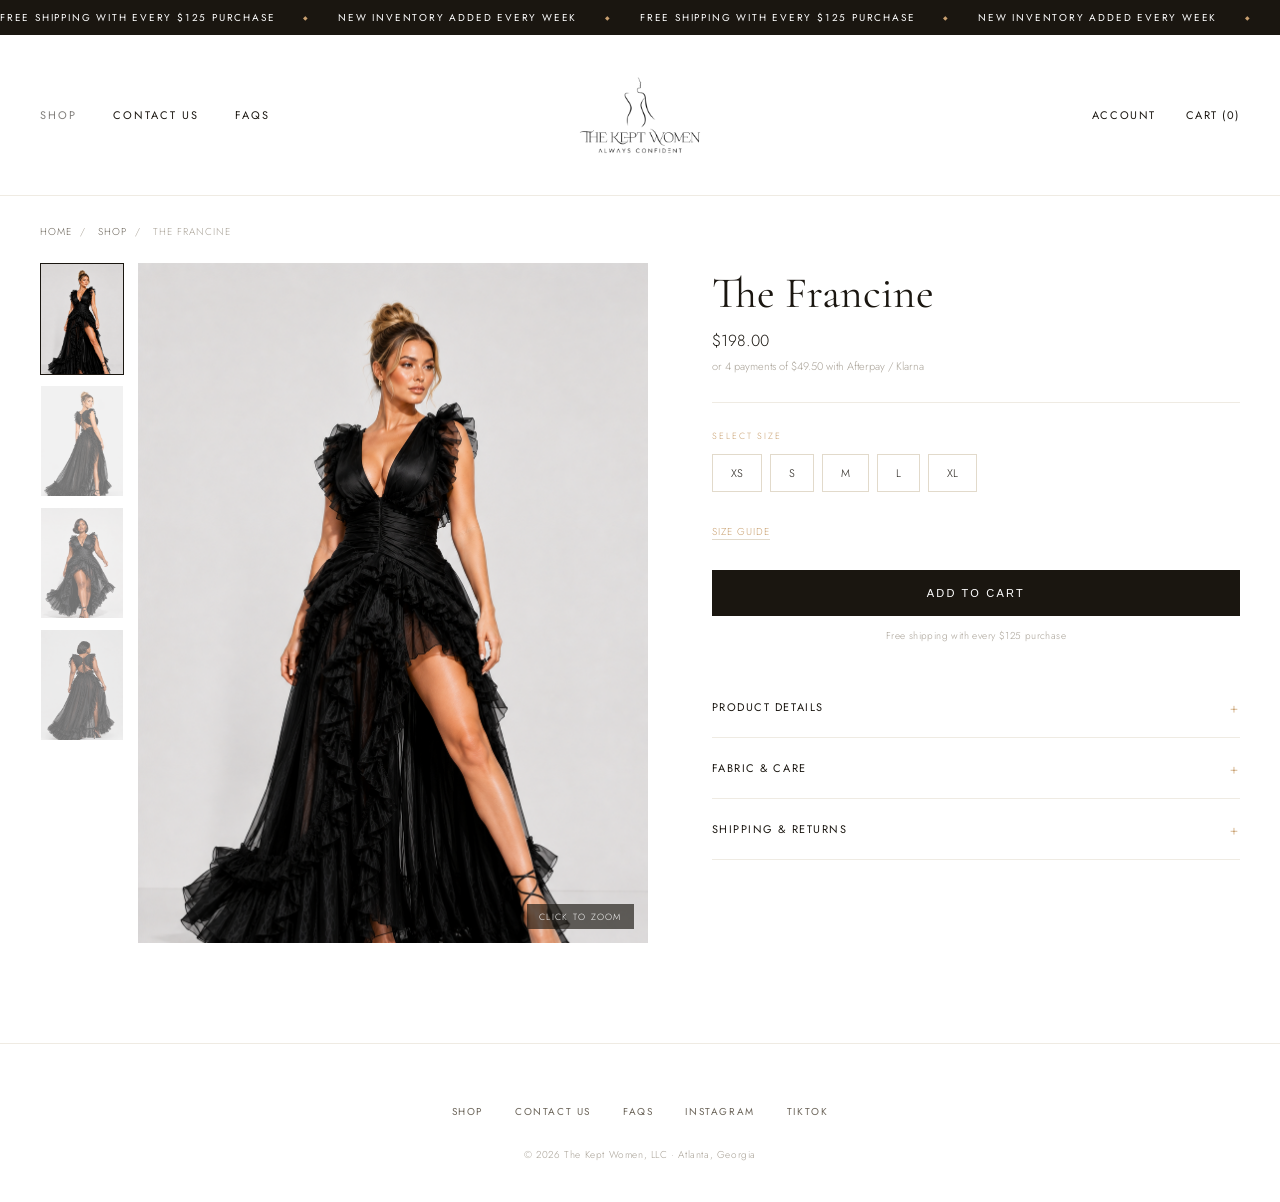
<file: product-francine.html>
<!doctype html>
<html lang="en">
<head>
<meta charset="UTF-8" />
<meta name="viewport" content="width=device-width, initial-scale=1.0" />
<title>The Francine — The Kept Woman</title>
<link rel="preconnect" href="https://fonts.googleapis.com" />
<link rel="preconnect" href="https://fonts.gstatic.com" crossorigin />
<link href="https://fonts.googleapis.com/css2?family=Cormorant+Garamond:wght@300;400;500&family=Jost:wght@300;400;500&display=swap" rel="stylesheet" />
<style>
  * { margin: 0; padding: 0; box-sizing: border-box; }
  html, body { height: 100%; }
  body {
    font-family: 'Jost', sans-serif;
    background: #FFFFFF;
    color: #1A1610;
    font-weight: 300;
  }
  a { text-decoration: none; color: inherit; }

  /* ── SCROLLING BANNER ── */
  .ticker { background: #1A1610; overflow: hidden; padding: 10px 0; }
  .ticker-track { display: flex; width: max-content; animation: ticker-scroll 22s linear infinite; }
  .ticker-item {
    display: flex; align-items: center; gap: 28px; padding-right: 28px;
    font-size: 10px; font-weight: 400; letter-spacing: 0.18em; text-transform: uppercase;
    color: #FFFFFF; white-space: nowrap;
  }
  .ticker-item::after { content: '◆'; font-size: 6px; color: #C9A070; }
  @keyframes ticker-scroll { from { transform: translateX(0); } to { transform: translateX(-50%); } }

  /* ── NAV ── */
  header { background: #FFFFFF; border-bottom: 1px solid #EFEBE3; }
  .nav-inner {
    display: grid; grid-template-columns: 1fr auto 1fr; align-items: center;
    max-width: 1400px; margin: 0 auto; padding: 8px 40px;
  }
  .nav-left { display: flex; gap: 36px; }
  .nav-left a {
    font-size: 11px; font-weight: 400; letter-spacing: 0.18em; text-transform: uppercase;
    color: #1A1610; transition: opacity 0.2s;
  }
  .nav-left a:hover, .nav-left a.active { opacity: 0.55; }
  .logo { text-align: center; display: block; }
  .logo img { height: min(180px, 16vh); width: auto; display: block; margin: 0 auto; }
  .nav-right { display: flex; justify-content: flex-end; gap: 30px; }
  .nav-right a, .nav-right button {
    font-size: 11px; font-weight: 400; letter-spacing: 0.14em; text-transform: uppercase;
    color: #1A1610; background: none; border: none; cursor: pointer; transition: opacity 0.2s;
  }
  .nav-right a:hover, .nav-right button:hover { opacity: 0.55; }
  .nav-toggle { display: none; flex-direction: column; gap: 5px; background: none; border: none; cursor: pointer; }
  .nav-toggle span { width: 22px; height: 1px; background: #1A1610; }

  /* ── BREADCRUMB ── */
  .breadcrumb {
    max-width: 1400px; margin: 0 auto;
    padding: 28px 40px 0;
    font-size: 10px; letter-spacing: 0.1em; text-transform: uppercase;
    color: #A8A196;
  }
  .breadcrumb a { color: #6B6459; transition: color 0.2s; }
  .breadcrumb a:hover { color: #1A1610; }
  .breadcrumb span { margin: 0 8px; }

  /* ── PRODUCT LAYOUT ── */
  .product-page {
    max-width: 1400px;
    margin: 0 auto;
    padding: 24px 40px 100px;
    display: grid;
    grid-template-columns: 1.15fr 1fr;
    gap: 64px;
  }

  /* ── GALLERY ── */
  .gallery { display: flex; gap: 14px; }

  .thumb-col {
    display: flex;
    flex-direction: column;
    gap: 10px;
    width: 84px;
    flex-shrink: 0;
  }

  .thumb {
    aspect-ratio: 3/4;
    overflow: hidden;
    cursor: pointer;
    opacity: 0.55;
    transition: opacity 0.2s;
    border: 1px solid transparent;
  }
  .thumb.active, .thumb:hover { opacity: 1; border-color: #1A1610; }
  .thumb img { width: 100%; height: 100%; object-fit: cover; object-position: top center; display: block; }

  .main-media {
    flex: 1;
    aspect-ratio: 3/4;
    overflow: hidden;
    position: relative;
    background: #F5F2EC;
    cursor: zoom-in;
  }
  .main-media img {
    width: 100%;
    height: 100%;
    object-fit: cover;
    object-position: top center;
    display: block;
    transition: transform 0.2s ease-out;
  }
  .main-media.zoomed img {
    transform: scale(1.9);
    cursor: zoom-out;
  }
  .zoom-hint {
    position: absolute;
    bottom: 14px;
    right: 14px;
    font-size: 9px;
    letter-spacing: 0.14em;
    text-transform: uppercase;
    color: #FFFFFF;
    background: rgba(26,22,16,0.65);
    padding: 6px 12px;
    pointer-events: none;
  }
  .main-media.zoomed .zoom-hint { display: none; }

  /* ── DETAILS ── */
  .details { padding-top: 4px; }

  .details__name {
    font-family: 'Cormorant Garamond', serif;
    font-weight: 400;
    font-size: clamp(32px, 3.4vw, 46px);
    margin-bottom: 10px;
  }

  .details__price {
    font-size: 16px;
    color: #1A1610;
    margin-bottom: 6px;
  }

  .details__klarna {
    font-size: 11px;
    color: #A8A196;
    margin-bottom: 28px;
  }

  .rule { height: 1px; background: #EFEBE3; margin: 26px 0; }

  .details__label {
    font-size: 9px;
    letter-spacing: 0.22em;
    text-transform: uppercase;
    color: #C9A070;
    margin-bottom: 12px;
  }

  .size-row { display: flex; gap: 8px; flex-wrap: wrap; margin-bottom: 26px; }
  .size-btn {
    border: 1px solid #E2DACB;
    background: transparent;
    color: #1A1610;
    font-family: 'Jost', sans-serif;
    font-size: 11px;
    font-weight: 300;
    padding: 10px 18px;
    cursor: pointer;
    transition: all 0.2s;
  }
  .size-btn:hover { border-color: #1A1610; }
  .size-btn.active { background: #1A1610; border-color: #1A1610; color: #FFFFFF; }

  .size-guide-link {
    display: inline-block;
    font-size: 10px;
    letter-spacing: 0.1em;
    text-transform: uppercase;
    color: #C9A070;
    border-bottom: 1px solid #E2DACB;
    margin-bottom: 30px;
  }
  .size-guide-link:hover { border-bottom-color: #C9A070; }

  .btn-atc {
    width: 100%;
    padding: 16px;
    font-size: 11px;
    font-weight: 400;
    letter-spacing: 0.2em;
    text-transform: uppercase;
    color: #FFFFFF;
    background: #1A1610;
    border: 1px solid #1A1610;
    cursor: pointer;
    transition: all 0.2s;
    margin-bottom: 12px;
  }
  .btn-atc:hover { background: #FFFFFF; color: #1A1610; }

  .btn-atc.added { background: #6B6459; border-color: #6B6459; }

  .notify-note {
    text-align: center;
    font-size: 10px;
    color: #A8A196;
    margin-bottom: 34px;
    letter-spacing: 0.04em;
  }

  /* ── ACCORDION ── */
  .accordion-item { border-bottom: 1px solid #EFEBE3; }
  .accordion-trigger {
    width: 100%;
    display: flex;
    align-items: center;
    justify-content: space-between;
    padding: 18px 0;
    background: none;
    border: none;
    font-family: 'Jost', sans-serif;
    font-size: 11px;
    font-weight: 400;
    letter-spacing: 0.14em;
    text-transform: uppercase;
    color: #1A1610;
    cursor: pointer;
    text-align: left;
  }
  .accordion-trigger .icon {
    font-family: 'Cormorant Garamond', serif;
    font-size: 20px;
    color: #C9A070;
    font-weight: 300;
    transition: transform 0.3s;
  }
  .accordion-item.open .accordion-trigger .icon { transform: rotate(45deg); }
  .accordion-body { max-height: 0; overflow: hidden; transition: max-height 0.4s ease; }
  .accordion-item.open .accordion-body { max-height: 300px; }
  .accordion-body-inner {
    padding-bottom: 20px;
    font-size: 12px;
    line-height: 1.85;
    color: #6B6459;
  }

  /* ── FOOTER ── */
  footer { padding: 60px 40px 40px; text-align: center; border-top: 1px solid #EFEBE3; }
  footer .footer-links { display: flex; justify-content: center; gap: 32px; margin-bottom: 28px; flex-wrap: wrap; }
  footer .footer-links a {
    font-size: 10px; font-weight: 400; letter-spacing: 0.16em; text-transform: uppercase;
    color: #6B6459; transition: color 0.2s;
  }
  footer .footer-links a:hover { color: #1A1610; }
  footer p { font-size: 10px; color: #A8A196; letter-spacing: 0.06em; }

  /* ── MOBILE ── */
  @media (max-width: 900px) {
    .product-page { grid-template-columns: 1fr; gap: 32px; padding: 20px 20px 80px; }
    .breadcrumb { padding: 20px 20px 0; }
  }
  @media (max-width: 768px) {
    .nav-left { display: none; }
    .nav-toggle { display: flex; }
    .nav-inner { grid-template-columns: auto 1fr auto; padding: 6px 20px; }
    .logo img { height: min(110px, 14vh); }
    .nav-right a:not(.cart-link) { display: none; }
    .gallery { flex-direction: column-reverse; }
    .thumb-col { flex-direction: row; width: 100%; overflow-x: auto; }
    .thumb { width: 64px; flex-shrink: 0; }
  }
</style>
<link rel="stylesheet" href="mobile-nav.css" />
</head>
<body>
<div class="ticker" aria-hidden="true">
  <div class="ticker-track">
    <span class="ticker-item">Free Shipping With Every $125 Purchase</span>
    <span class="ticker-item">New Inventory Added Every Week</span>
    <span class="ticker-item">Free Shipping With Every $125 Purchase</span>
    <span class="ticker-item">New Inventory Added Every Week</span>
    <span class="ticker-item">Free Shipping With Every $125 Purchase</span>
    <span class="ticker-item">New Inventory Added Every Week</span>
    <span class="ticker-item">Free Shipping With Every $125 Purchase</span>
    <span class="ticker-item">New Inventory Added Every Week</span>
  </div>
</div>

<header>
  <div class="nav-inner">
    <nav class="nav-left">
      <a href="shop.html" class="active">Shop</a>
      <a href="contact.html">Contact Us</a>
      <a href="faqs.html">FAQs</a>
    </nav>

    <a href="index.html" class="logo">
      <img src="logo.png" alt="The Kept Women — Always Confident">
    </a>

    <div class="nav-right">
      <a href="account.html">Account</a>
      <a href="cart.html" class="cart-link">Cart (0)</a>
      <button class="nav-toggle" aria-label="Menu">
        <span></span><span></span><span></span>
      </button>
    </div>
  </div>
</header>
<nav class="tkw-mobile-nav" id="tkw-mobile-nav" aria-label="Mobile navigation" style="position:fixed;inset:0;z-index:800;background:#FFFFFF;transform:translateX(-100%);">
  <button class="tkw-mobile-nav-close" id="tkw-mobile-nav-close" aria-label="Close menu">&times;</button>
  <div class="tkw-mobile-nav-links">
    <a href="shop.html">Shop</a>
    <a href="contact.html">Contact Us</a>
    <a href="faqs.html">FAQs</a>
  </div>
  <div class="tkw-mobile-nav-footer">
    <a href="https://instagram.com/thekeptwomen" target="_blank" rel="noopener">Instagram</a>
    <a href="https://tiktok.com/@thekeptwomen" target="_blank" rel="noopener">TikTok</a>
  </div>
</nav>


<nav class="breadcrumb">
  <a href="index.html">Home</a><span>/</span>
  <a href="shop.html">Shop</a><span>/</span>
  The Francine
</nav>

<div class="product-page">

  <!-- ── GALLERY ── -->
  <div class="gallery">
    <div class="thumb-col" id="thumb-col">
      <div class="thumb active" data-src="francine-front-1.png">
        <img src="francine-front-1.png" alt="The Francine — front">
      </div>
      <div class="thumb" data-src="francine-back-1.png">
        <img src="francine-back-1.png" alt="The Francine — lace-up open back detail">
      </div>
      <div class="thumb" data-src="francine-front-2.png">
        <img src="francine-front-2.png" alt="The Francine — front, alternate model">
      </div>
      <div class="thumb" data-src="francine-back-2.png">
        <img src="francine-back-2.png" alt="The Francine — back, alternate model">
      </div>
    </div>

    <div class="main-media" id="main-media">
      <img id="main-img" src="francine-front-1.png" alt="The Francine Dress">
      <span class="zoom-hint">Click to Zoom</span>
    </div>
  </div>

  <!-- ── DETAILS ── -->
  <div class="details">
    <h1 class="details__name">The Francine</h1>
    <p class="details__price">$198.00</p>
    <p class="details__klarna">or 4 payments of $49.50 with Afterpay / Klarna</p>

    <div class="rule"></div>

    <p class="details__label">Select Size</p>
    <div class="size-row" id="size-row">
      <button class="size-btn">XS</button>
      <button class="size-btn">S</button>
      <button class="size-btn">M</button>
      <button class="size-btn">L</button>
      <button class="size-btn">XL</button>
    </div>
    <a href="faqs.html" class="size-guide-link">Size Guide</a>

    <button class="btn-atc" id="atc-btn">Add to Cart</button>
    <p class="notify-note">Free shipping with every $125 purchase</p>

    <div class="accordion-item">
      <button class="accordion-trigger">
        Product Details
        <span class="icon">+</span>
      </button>
      <div class="accordion-body">
        <div class="accordion-body-inner">
          A dramatic ruffled organza ball gown with a plunging V neckline and ruffled cap sleeves.
          The bodice is ruched at the waist, opening into a lace-up open back that ties for an
          adjustable fit. The voluminous ruffled skirt falls high-low with a front slit, sheer
          organza layered over a fitted lining. A showstopping evening piece that pairs
          effortlessly with our backless bra collection.
        </div>
      </div>
    </div>

    <div class="accordion-item">
      <button class="accordion-trigger">
        Fabric & Care
        <span class="icon">+</span>
      </button>
      <div class="accordion-body">
        <div class="accordion-body-inner">
          Layered organza with a fitted lining. Hand wash cold or dry clean only — do not machine
          wash. Hang dry away from direct heat. Do not iron organza layers directly; steam on low
          if needed.
        </div>
      </div>
    </div>

    <div class="accordion-item">
      <button class="accordion-trigger">
        Shipping & Returns
        <span class="icon">+</span>
      </button>
      <div class="accordion-body">
        <div class="accordion-body-inner">
          Free shipping on orders over $125. Standard delivery 3–5 business days from Atlanta,
          Georgia. 30-day satisfaction guarantee — see our <a href="faqs.html" style="color:#C9A070;">FAQs</a>
          for exchange details.
        </div>
      </div>
    </div>

  </div>
</div>

<footer>
  <div class="footer-links">
    <a href="shop.html">Shop</a>
    <a href="contact.html">Contact Us</a>
    <a href="faqs.html">FAQs</a>
    <a href="https://instagram.com/thekeptwomen" target="_blank" rel="noopener">Instagram</a>
    <a href="https://tiktok.com/@thekeptwomen" target="_blank" rel="noopener">TikTok</a>
  </div>
  <p>&copy; 2026 The Kept Women, LLC &middot; Atlanta, Georgia</p>
</footer>

<script>
  // Thumbnail swap
  document.querySelectorAll('.thumb').forEach(thumb => {
    thumb.addEventListener('click', () => {
      document.querySelectorAll('.thumb').forEach(t => t.classList.remove('active'));
      thumb.classList.add('active');
      document.getElementById('main-img').src = thumb.dataset.src;
      document.getElementById('main-media').classList.remove('zoomed');
    });
  });

  // Click-to-zoom
  const mainMedia = document.getElementById('main-media');
  const mainImg = document.getElementById('main-img');

  mainMedia.addEventListener('click', (e) => {
    const isZoomed = mainMedia.classList.toggle('zoomed');
    if (isZoomed) {
      const rect = mainMedia.getBoundingClientRect();
      const x = ((e.clientX - rect.left) / rect.width) * 100;
      const y = ((e.clientY - rect.top) / rect.height) * 100;
      mainImg.style.transformOrigin = x + '% ' + y + '%';
    }
  });

  mainMedia.addEventListener('mousemove', (e) => {
    if (!mainMedia.classList.contains('zoomed')) return;
    const rect = mainMedia.getBoundingClientRect();
    const x = ((e.clientX - rect.left) / rect.width) * 100;
    const y = ((e.clientY - rect.top) / rect.height) * 100;
    mainImg.style.transformOrigin = x + '% ' + y + '%';
  });

  // Size selector
  document.querySelectorAll('.size-btn').forEach(btn => {
    btn.addEventListener('click', () => {
      document.querySelectorAll('.size-btn').forEach(b => b.classList.remove('active'));
      btn.classList.add('active');
    });
  });

  // Add to cart
  document.getElementById('atc-btn').addEventListener('click', function () {
    const selected = document.querySelector('.size-btn.active');
    if (!selected) {
      alert('Please select a size.');
      return;
    }
    const orig = this.textContent;
    this.textContent = 'Added';
    this.classList.add('added');
    setTimeout(() => {
      this.textContent = orig;
      this.classList.remove('added');
    }, 1800);
  });

  // Accordion
  document.querySelectorAll('.accordion-trigger').forEach(trigger => {
    trigger.addEventListener('click', () => {
      trigger.closest('.accordion-item').classList.toggle('open');
    });
  });
</script>

<script src="mobile-nav.js" defer></script>
</body>
</html>
</file>
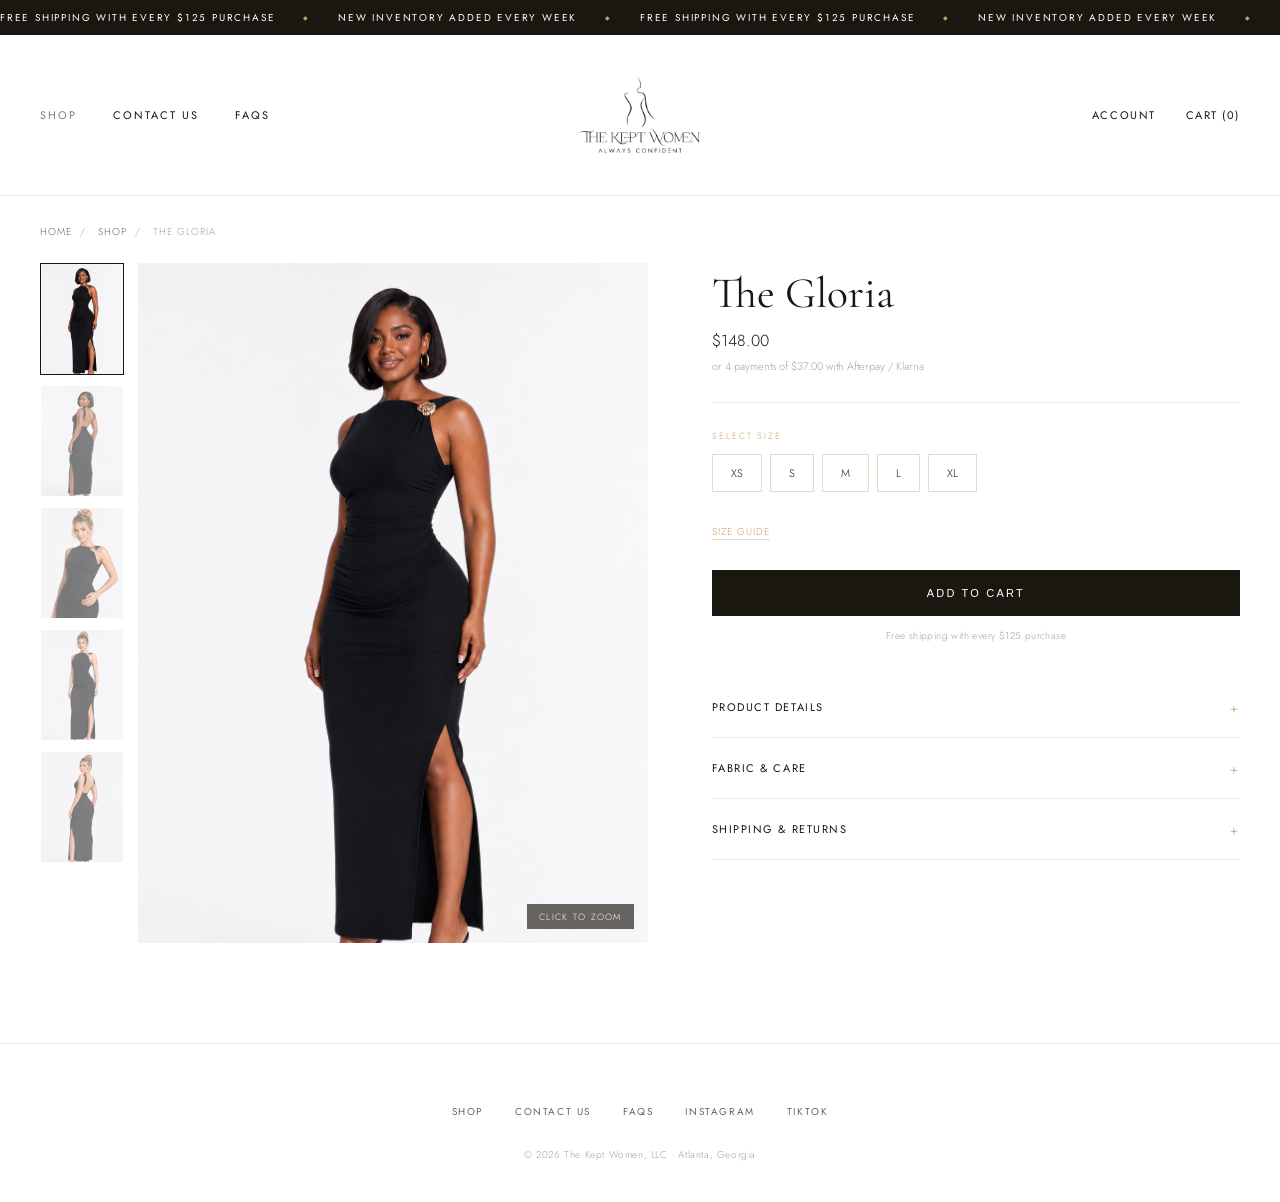
<file: product-gloria.html>
<!doctype html>
<html lang="en">
<head>
<meta charset="UTF-8" />
<meta name="viewport" content="width=device-width, initial-scale=1.0" />
<title>The Gloria — The Kept Woman</title>
<link rel="preconnect" href="https://fonts.googleapis.com" />
<link rel="preconnect" href="https://fonts.gstatic.com" crossorigin />
<link href="https://fonts.googleapis.com/css2?family=Cormorant+Garamond:wght@300;400;500&family=Jost:wght@300;400;500&display=swap" rel="stylesheet" />
<style>
  * { margin: 0; padding: 0; box-sizing: border-box; }
  html, body { height: 100%; }
  body {
    font-family: 'Jost', sans-serif;
    background: #FFFFFF;
    color: #1A1610;
    font-weight: 300;
  }
  a { text-decoration: none; color: inherit; }

  /* ── SCROLLING BANNER ── */
  .ticker { background: #1A1610; overflow: hidden; padding: 10px 0; }
  .ticker-track { display: flex; width: max-content; animation: ticker-scroll 22s linear infinite; }
  .ticker-item {
    display: flex; align-items: center; gap: 28px; padding-right: 28px;
    font-size: 10px; font-weight: 400; letter-spacing: 0.18em; text-transform: uppercase;
    color: #FFFFFF; white-space: nowrap;
  }
  .ticker-item::after { content: '◆'; font-size: 6px; color: #C9A070; }
  @keyframes ticker-scroll { from { transform: translateX(0); } to { transform: translateX(-50%); } }

  /* ── NAV ── */
  header { background: #FFFFFF; border-bottom: 1px solid #EFEBE3; }
  .nav-inner {
    display: grid; grid-template-columns: 1fr auto 1fr; align-items: center;
    max-width: 1400px; margin: 0 auto; padding: 8px 40px;
  }
  .nav-left { display: flex; gap: 36px; }
  .nav-left a {
    font-size: 11px; font-weight: 400; letter-spacing: 0.18em; text-transform: uppercase;
    color: #1A1610; transition: opacity 0.2s;
  }
  .nav-left a:hover, .nav-left a.active { opacity: 0.55; }
  .logo { text-align: center; display: block; }
  .logo img { height: min(180px, 16vh); width: auto; display: block; margin: 0 auto; }
  .nav-right { display: flex; justify-content: flex-end; gap: 30px; }
  .nav-right a, .nav-right button {
    font-size: 11px; font-weight: 400; letter-spacing: 0.14em; text-transform: uppercase;
    color: #1A1610; background: none; border: none; cursor: pointer; transition: opacity 0.2s;
  }
  .nav-right a:hover, .nav-right button:hover { opacity: 0.55; }
  .nav-toggle { display: none; flex-direction: column; gap: 5px; background: none; border: none; cursor: pointer; }
  .nav-toggle span { width: 22px; height: 1px; background: #1A1610; }

  /* ── BREADCRUMB ── */
  .breadcrumb {
    max-width: 1400px; margin: 0 auto;
    padding: 28px 40px 0;
    font-size: 10px; letter-spacing: 0.1em; text-transform: uppercase;
    color: #A8A196;
  }
  .breadcrumb a { color: #6B6459; transition: color 0.2s; }
  .breadcrumb a:hover { color: #1A1610; }
  .breadcrumb span { margin: 0 8px; }

  /* ── PRODUCT LAYOUT ── */
  .product-page {
    max-width: 1400px;
    margin: 0 auto;
    padding: 24px 40px 100px;
    display: grid;
    grid-template-columns: 1.15fr 1fr;
    gap: 64px;
  }

  /* ── GALLERY ── */
  .gallery { display: flex; gap: 14px; }

  .thumb-col {
    display: flex;
    flex-direction: column;
    gap: 10px;
    width: 84px;
    flex-shrink: 0;
  }

  .thumb {
    aspect-ratio: 3/4;
    overflow: hidden;
    cursor: pointer;
    opacity: 0.55;
    transition: opacity 0.2s;
    border: 1px solid transparent;
  }
  .thumb.active, .thumb:hover { opacity: 1; border-color: #1A1610; }
  .thumb img { width: 100%; height: 100%; object-fit: cover; object-position: top center; display: block; }

  .main-media {
    flex: 1;
    aspect-ratio: 3/4;
    overflow: hidden;
    position: relative;
    background: #F5F2EC;
    cursor: zoom-in;
  }
  .main-media img {
    width: 100%;
    height: 100%;
    object-fit: cover;
    object-position: top center;
    display: block;
    transition: transform 0.2s ease-out;
  }
  .main-media.zoomed img {
    transform: scale(1.9);
    cursor: zoom-out;
  }
  .zoom-hint {
    position: absolute;
    bottom: 14px;
    right: 14px;
    font-size: 9px;
    letter-spacing: 0.14em;
    text-transform: uppercase;
    color: #FFFFFF;
    background: rgba(26,22,16,0.65);
    padding: 6px 12px;
    pointer-events: none;
  }
  .main-media.zoomed .zoom-hint { display: none; }

  /* ── DETAILS ── */
  .details { padding-top: 4px; }

  .details__name {
    font-family: 'Cormorant Garamond', serif;
    font-weight: 400;
    font-size: clamp(32px, 3.4vw, 46px);
    margin-bottom: 10px;
  }

  .details__price {
    font-size: 16px;
    color: #1A1610;
    margin-bottom: 6px;
  }

  .details__klarna {
    font-size: 11px;
    color: #A8A196;
    margin-bottom: 28px;
  }

  .rule { height: 1px; background: #EFEBE3; margin: 26px 0; }

  .details__label {
    font-size: 9px;
    letter-spacing: 0.22em;
    text-transform: uppercase;
    color: #C9A070;
    margin-bottom: 12px;
  }

  .size-row { display: flex; gap: 8px; flex-wrap: wrap; margin-bottom: 26px; }
  .size-btn {
    border: 1px solid #E2DACB;
    background: transparent;
    color: #1A1610;
    font-family: 'Jost', sans-serif;
    font-size: 11px;
    font-weight: 300;
    padding: 10px 18px;
    cursor: pointer;
    transition: all 0.2s;
  }
  .size-btn:hover { border-color: #1A1610; }
  .size-btn.active { background: #1A1610; border-color: #1A1610; color: #FFFFFF; }

  .size-guide-link {
    display: inline-block;
    font-size: 10px;
    letter-spacing: 0.1em;
    text-transform: uppercase;
    color: #C9A070;
    border-bottom: 1px solid #E2DACB;
    margin-bottom: 30px;
  }
  .size-guide-link:hover { border-bottom-color: #C9A070; }

  .btn-atc {
    width: 100%;
    padding: 16px;
    font-size: 11px;
    font-weight: 400;
    letter-spacing: 0.2em;
    text-transform: uppercase;
    color: #FFFFFF;
    background: #1A1610;
    border: 1px solid #1A1610;
    cursor: pointer;
    transition: all 0.2s;
    margin-bottom: 12px;
  }
  .btn-atc:hover { background: #FFFFFF; color: #1A1610; }

  .btn-atc.added { background: #6B6459; border-color: #6B6459; }

  .notify-note {
    text-align: center;
    font-size: 10px;
    color: #A8A196;
    margin-bottom: 34px;
    letter-spacing: 0.04em;
  }

  /* ── ACCORDION ── */
  .accordion-item { border-bottom: 1px solid #EFEBE3; }
  .accordion-trigger {
    width: 100%;
    display: flex;
    align-items: center;
    justify-content: space-between;
    padding: 18px 0;
    background: none;
    border: none;
    font-family: 'Jost', sans-serif;
    font-size: 11px;
    font-weight: 400;
    letter-spacing: 0.14em;
    text-transform: uppercase;
    color: #1A1610;
    cursor: pointer;
    text-align: left;
  }
  .accordion-trigger .icon {
    font-family: 'Cormorant Garamond', serif;
    font-size: 20px;
    color: #C9A070;
    font-weight: 300;
    transition: transform 0.3s;
  }
  .accordion-item.open .accordion-trigger .icon { transform: rotate(45deg); }
  .accordion-body { max-height: 0; overflow: hidden; transition: max-height 0.4s ease; }
  .accordion-item.open .accordion-body { max-height: 300px; }
  .accordion-body-inner {
    padding-bottom: 20px;
    font-size: 12px;
    line-height: 1.85;
    color: #6B6459;
  }

  /* ── FOOTER ── */
  footer { padding: 60px 40px 40px; text-align: center; border-top: 1px solid #EFEBE3; }
  footer .footer-links { display: flex; justify-content: center; gap: 32px; margin-bottom: 28px; flex-wrap: wrap; }
  footer .footer-links a {
    font-size: 10px; font-weight: 400; letter-spacing: 0.16em; text-transform: uppercase;
    color: #6B6459; transition: color 0.2s;
  }
  footer .footer-links a:hover { color: #1A1610; }
  footer p { font-size: 10px; color: #A8A196; letter-spacing: 0.06em; }

  /* ── MOBILE ── */
  @media (max-width: 900px) {
    .product-page { grid-template-columns: 1fr; gap: 32px; padding: 20px 20px 80px; }
    .breadcrumb { padding: 20px 20px 0; }
  }
  @media (max-width: 768px) {
    .nav-left { display: none; }
    .nav-toggle { display: flex; }
    .nav-inner { grid-template-columns: auto 1fr auto; padding: 6px 20px; }
    .logo img { height: min(110px, 14vh); }
    .nav-right a:not(.cart-link) { display: none; }
    .gallery { flex-direction: column-reverse; }
    .thumb-col { flex-direction: row; width: 100%; overflow-x: auto; }
    .thumb { width: 64px; flex-shrink: 0; }
  }
</style>
<link rel="stylesheet" href="mobile-nav.css" />
</head>
<body>
<div class="ticker" aria-hidden="true">
  <div class="ticker-track">
    <span class="ticker-item">Free Shipping With Every $125 Purchase</span>
    <span class="ticker-item">New Inventory Added Every Week</span>
    <span class="ticker-item">Free Shipping With Every $125 Purchase</span>
    <span class="ticker-item">New Inventory Added Every Week</span>
    <span class="ticker-item">Free Shipping With Every $125 Purchase</span>
    <span class="ticker-item">New Inventory Added Every Week</span>
    <span class="ticker-item">Free Shipping With Every $125 Purchase</span>
    <span class="ticker-item">New Inventory Added Every Week</span>
  </div>
</div>

<header>
  <div class="nav-inner">
    <nav class="nav-left">
      <a href="shop.html" class="active">Shop</a>
      <a href="contact.html">Contact Us</a>
      <a href="faqs.html">FAQs</a>
    </nav>

    <a href="index.html" class="logo">
      <img src="logo.png" alt="The Kept Women — Always Confident">
    </a>

    <div class="nav-right">
      <a href="account.html">Account</a>
      <a href="cart.html" class="cart-link">Cart (0)</a>
      <button class="nav-toggle" aria-label="Menu">
        <span></span><span></span><span></span>
      </button>
    </div>
  </div>
</header>
<nav class="tkw-mobile-nav" id="tkw-mobile-nav" aria-label="Mobile navigation" style="position:fixed;inset:0;z-index:800;background:#FFFFFF;transform:translateX(-100%);">
  <button class="tkw-mobile-nav-close" id="tkw-mobile-nav-close" aria-label="Close menu">&times;</button>
  <div class="tkw-mobile-nav-links">
    <a href="shop.html">Shop</a>
    <a href="contact.html">Contact Us</a>
    <a href="faqs.html">FAQs</a>
  </div>
  <div class="tkw-mobile-nav-footer">
    <a href="https://instagram.com/thekeptwomen" target="_blank" rel="noopener">Instagram</a>
    <a href="https://tiktok.com/@thekeptwomen" target="_blank" rel="noopener">TikTok</a>
  </div>
</nav>


<nav class="breadcrumb">
  <a href="index.html">Home</a><span>/</span>
  <a href="shop.html">Shop</a><span>/</span>
  The Gloria
</nav>

<div class="product-page">

  <!-- ── GALLERY ── -->
  <div class="gallery">
    <div class="thumb-col" id="thumb-col">
      <div class="thumb active" data-src="gloria-front-1.png">
        <img src="gloria-front-1.png" alt="The Gloria — front">
      </div>
      <div class="thumb" data-src="gloria-back-1.png">
        <img src="gloria-back-1.png" alt="The Gloria — open low back">
      </div>
      <div class="thumb" data-src="gloria-detail.png">
        <img src="gloria-detail.png" alt="The Gloria — gold shell buckle detail">
      </div>
      <div class="thumb" data-src="gloria-front-2.png">
        <img src="gloria-front-2.png" alt="The Gloria — front, alternate model">
      </div>
      <div class="thumb" data-src="gloria-back-2.png">
        <img src="gloria-back-2.png" alt="The Gloria — back, alternate model">
      </div>
    </div>

    <div class="main-media" id="main-media">
      <img id="main-img" src="gloria-front-1.png" alt="The Gloria Dress">
      <span class="zoom-hint">Click to Zoom</span>
    </div>
  </div>

  <!-- ── DETAILS ── -->
  <div class="details">
    <h1 class="details__name">The Gloria</h1>
    <p class="details__price">$148.00</p>
    <p class="details__klarna">or 4 payments of $37.00 with Afterpay / Klarna</p>

    <div class="rule"></div>

    <p class="details__label">Select Size</p>
    <div class="size-row" id="size-row">
      <button class="size-btn">XS</button>
      <button class="size-btn">S</button>
      <button class="size-btn">M</button>
      <button class="size-btn">L</button>
      <button class="size-btn">XL</button>
    </div>
    <a href="faqs.html" class="size-guide-link">Size Guide</a>

    <button class="btn-atc" id="atc-btn">Add to Cart</button>
    <p class="notify-note">Free shipping with every $125 purchase</p>

    <div class="accordion-item">
      <button class="accordion-trigger">
        Product Details
        <span class="icon">+</span>
      </button>
      <div class="accordion-body">
        <div class="accordion-body-inner">
          A sleeveless ruched maxi gown finished with a sculptural gold shell buckle at the shoulder.
          Bateau neckline in front, open low back, and a side slit at the hem. Fitted through the
          bodice with soft ruching at the waist for a flattering, sculpted line. Designed to pair
          effortlessly with our backless bra collection.
        </div>
      </div>
    </div>

    <div class="accordion-item">
      <button class="accordion-trigger">
        Fabric & Care
        <span class="icon">+</span>
      </button>
      <div class="accordion-body">
        <div class="accordion-body-inner">
          Soft, fluid jersey with stretch recovery. Hand wash cold or dry clean. Hang dry.
          Do not bleach or tumble dry. Gold-tone shoulder buckle — avoid prolonged contact with water
          and perfume for longevity.
        </div>
      </div>
    </div>

    <div class="accordion-item">
      <button class="accordion-trigger">
        Shipping & Returns
        <span class="icon">+</span>
      </button>
      <div class="accordion-body">
        <div class="accordion-body-inner">
          Free shipping on orders over $125. Standard delivery 3–5 business days from Atlanta,
          Georgia. 30-day satisfaction guarantee — see our <a href="faqs.html" style="color:#C9A070;">FAQs</a>
          for exchange details.
        </div>
      </div>
    </div>

  </div>
</div>

<footer>
  <div class="footer-links">
    <a href="shop.html">Shop</a>
    <a href="contact.html">Contact Us</a>
    <a href="faqs.html">FAQs</a>
    <a href="https://instagram.com/thekeptwomen" target="_blank" rel="noopener">Instagram</a>
    <a href="https://tiktok.com/@thekeptwomen" target="_blank" rel="noopener">TikTok</a>
  </div>
  <p>&copy; 2026 The Kept Women, LLC &middot; Atlanta, Georgia</p>
</footer>

<script>
  // Thumbnail swap
  document.querySelectorAll('.thumb').forEach(thumb => {
    thumb.addEventListener('click', () => {
      document.querySelectorAll('.thumb').forEach(t => t.classList.remove('active'));
      thumb.classList.add('active');
      document.getElementById('main-img').src = thumb.dataset.src;
      document.getElementById('main-media').classList.remove('zoomed');
    });
  });

  // Click-to-zoom
  const mainMedia = document.getElementById('main-media');
  const mainImg = document.getElementById('main-img');

  mainMedia.addEventListener('click', (e) => {
    const isZoomed = mainMedia.classList.toggle('zoomed');
    if (isZoomed) {
      const rect = mainMedia.getBoundingClientRect();
      const x = ((e.clientX - rect.left) / rect.width) * 100;
      const y = ((e.clientY - rect.top) / rect.height) * 100;
      mainImg.style.transformOrigin = x + '% ' + y + '%';
    }
  });

  mainMedia.addEventListener('mousemove', (e) => {
    if (!mainMedia.classList.contains('zoomed')) return;
    const rect = mainMedia.getBoundingClientRect();
    const x = ((e.clientX - rect.left) / rect.width) * 100;
    const y = ((e.clientY - rect.top) / rect.height) * 100;
    mainImg.style.transformOrigin = x + '% ' + y + '%';
  });

  // Size selector
  document.querySelectorAll('.size-btn').forEach(btn => {
    btn.addEventListener('click', () => {
      document.querySelectorAll('.size-btn').forEach(b => b.classList.remove('active'));
      btn.classList.add('active');
    });
  });

  // Add to cart
  document.getElementById('atc-btn').addEventListener('click', function () {
    const selected = document.querySelector('.size-btn.active');
    if (!selected) {
      alert('Please select a size.');
      return;
    }
    const orig = this.textContent;
    this.textContent = 'Added';
    this.classList.add('added');
    setTimeout(() => {
      this.textContent = orig;
      this.classList.remove('added');
    }, 1800);
  });

  // Accordion
  document.querySelectorAll('.accordion-trigger').forEach(trigger => {
    trigger.addEventListener('click', () => {
      trigger.closest('.accordion-item').classList.toggle('open');
    });
  });
</script>

<script src="mobile-nav.js" defer></script>
</body>
</html>
</file>
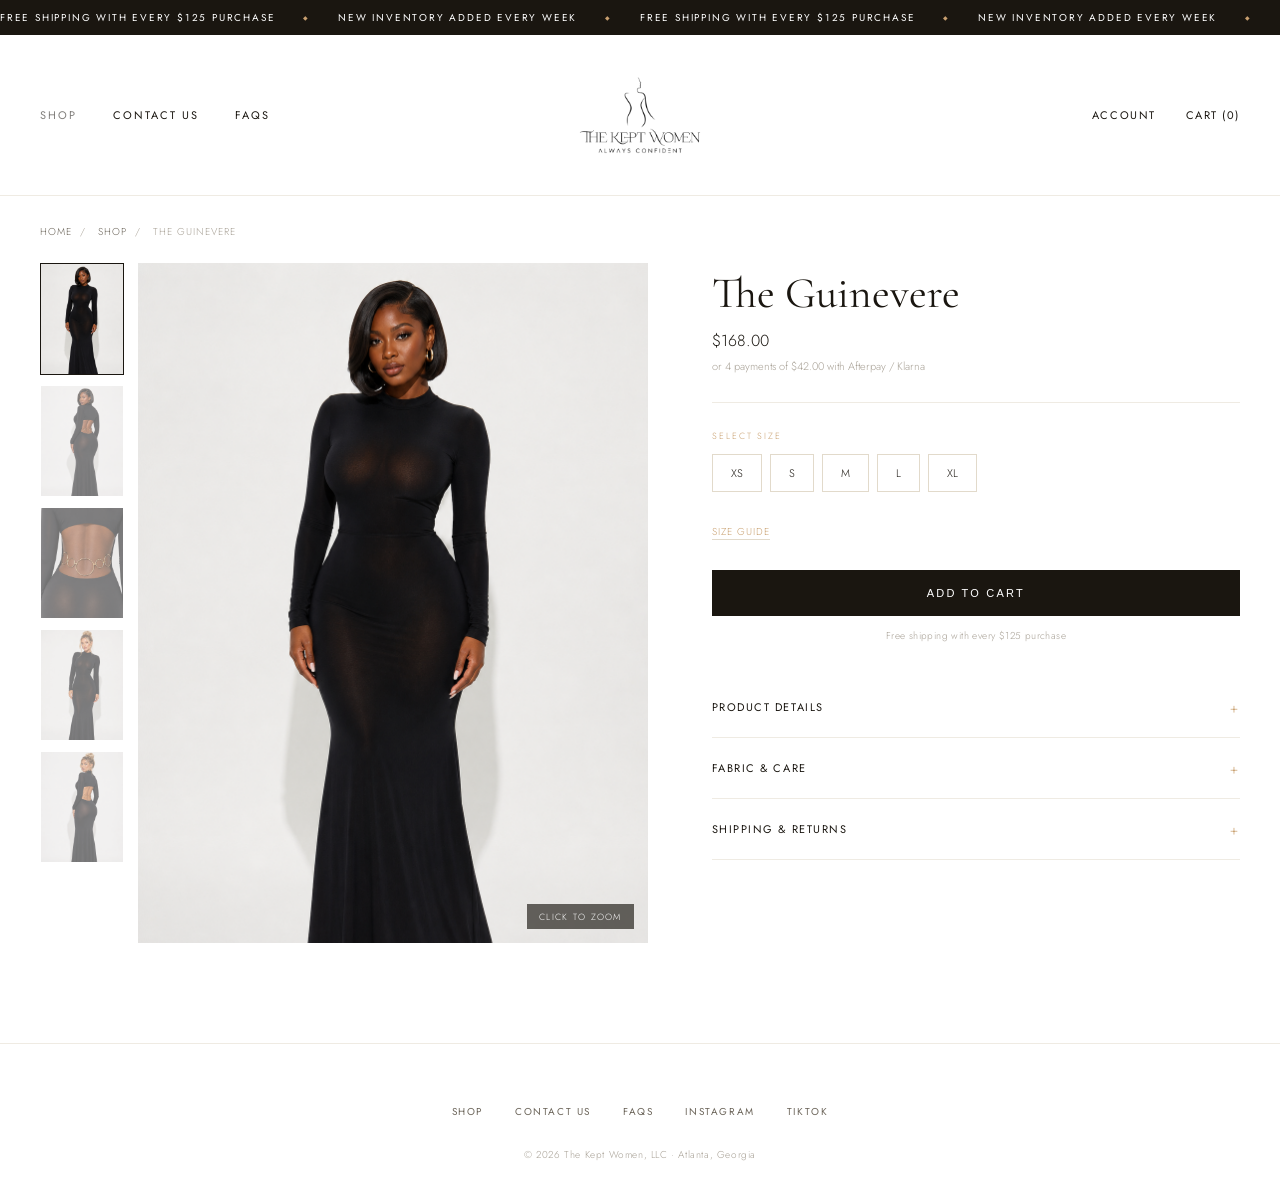
<file: product-guinevere.html>
<!doctype html>
<html lang="en">
<head>
<meta charset="UTF-8" />
<meta name="viewport" content="width=device-width, initial-scale=1.0" />
<title>The Guinevere — The Kept Woman</title>
<link rel="preconnect" href="https://fonts.googleapis.com" />
<link rel="preconnect" href="https://fonts.gstatic.com" crossorigin />
<link href="https://fonts.googleapis.com/css2?family=Cormorant+Garamond:wght@300;400;500&family=Jost:wght@300;400;500&display=swap" rel="stylesheet" />
<style>
  * { margin: 0; padding: 0; box-sizing: border-box; }
  html, body { height: 100%; }
  body {
    font-family: 'Jost', sans-serif;
    background: #FFFFFF;
    color: #1A1610;
    font-weight: 300;
  }
  a { text-decoration: none; color: inherit; }

  /* ── SCROLLING BANNER ── */
  .ticker { background: #1A1610; overflow: hidden; padding: 10px 0; }
  .ticker-track { display: flex; width: max-content; animation: ticker-scroll 22s linear infinite; }
  .ticker-item {
    display: flex; align-items: center; gap: 28px; padding-right: 28px;
    font-size: 10px; font-weight: 400; letter-spacing: 0.18em; text-transform: uppercase;
    color: #FFFFFF; white-space: nowrap;
  }
  .ticker-item::after { content: '◆'; font-size: 6px; color: #C9A070; }
  @keyframes ticker-scroll { from { transform: translateX(0); } to { transform: translateX(-50%); } }

  /* ── NAV ── */
  header { background: #FFFFFF; border-bottom: 1px solid #EFEBE3; }
  .nav-inner {
    display: grid; grid-template-columns: 1fr auto 1fr; align-items: center;
    max-width: 1400px; margin: 0 auto; padding: 8px 40px;
  }
  .nav-left { display: flex; gap: 36px; }
  .nav-left a {
    font-size: 11px; font-weight: 400; letter-spacing: 0.18em; text-transform: uppercase;
    color: #1A1610; transition: opacity 0.2s;
  }
  .nav-left a:hover, .nav-left a.active { opacity: 0.55; }
  .logo { text-align: center; display: block; }
  .logo img { height: min(180px, 16vh); width: auto; display: block; margin: 0 auto; }
  .nav-right { display: flex; justify-content: flex-end; gap: 30px; }
  .nav-right a, .nav-right button {
    font-size: 11px; font-weight: 400; letter-spacing: 0.14em; text-transform: uppercase;
    color: #1A1610; background: none; border: none; cursor: pointer; transition: opacity 0.2s;
  }
  .nav-right a:hover, .nav-right button:hover { opacity: 0.55; }
  .nav-toggle { display: none; flex-direction: column; gap: 5px; background: none; border: none; cursor: pointer; }
  .nav-toggle span { width: 22px; height: 1px; background: #1A1610; }

  /* ── BREADCRUMB ── */
  .breadcrumb {
    max-width: 1400px; margin: 0 auto;
    padding: 28px 40px 0;
    font-size: 10px; letter-spacing: 0.1em; text-transform: uppercase;
    color: #A8A196;
  }
  .breadcrumb a { color: #6B6459; transition: color 0.2s; }
  .breadcrumb a:hover { color: #1A1610; }
  .breadcrumb span { margin: 0 8px; }

  /* ── PRODUCT LAYOUT ── */
  .product-page {
    max-width: 1400px;
    margin: 0 auto;
    padding: 24px 40px 100px;
    display: grid;
    grid-template-columns: 1.15fr 1fr;
    gap: 64px;
  }

  /* ── GALLERY ── */
  .gallery { display: flex; gap: 14px; }

  .thumb-col {
    display: flex;
    flex-direction: column;
    gap: 10px;
    width: 84px;
    flex-shrink: 0;
  }

  .thumb {
    aspect-ratio: 3/4;
    overflow: hidden;
    cursor: pointer;
    opacity: 0.55;
    transition: opacity 0.2s;
    border: 1px solid transparent;
  }
  .thumb.active, .thumb:hover { opacity: 1; border-color: #1A1610; }
  .thumb img { width: 100%; height: 100%; object-fit: cover; object-position: top center; display: block; }

  .main-media {
    flex: 1;
    aspect-ratio: 3/4;
    overflow: hidden;
    position: relative;
    background: #F5F2EC;
    cursor: zoom-in;
  }
  .main-media img {
    width: 100%;
    height: 100%;
    object-fit: cover;
    object-position: top center;
    display: block;
    transition: transform 0.2s ease-out;
  }
  .main-media.zoomed img {
    transform: scale(1.9);
    cursor: zoom-out;
  }
  .zoom-hint {
    position: absolute;
    bottom: 14px;
    right: 14px;
    font-size: 9px;
    letter-spacing: 0.14em;
    text-transform: uppercase;
    color: #FFFFFF;
    background: rgba(26,22,16,0.65);
    padding: 6px 12px;
    pointer-events: none;
  }
  .main-media.zoomed .zoom-hint { display: none; }

  /* ── DETAILS ── */
  .details { padding-top: 4px; }

  .details__name {
    font-family: 'Cormorant Garamond', serif;
    font-weight: 400;
    font-size: clamp(32px, 3.4vw, 46px);
    margin-bottom: 10px;
  }

  .details__price {
    font-size: 16px;
    color: #1A1610;
    margin-bottom: 6px;
  }

  .details__klarna {
    font-size: 11px;
    color: #A8A196;
    margin-bottom: 28px;
  }

  .rule { height: 1px; background: #EFEBE3; margin: 26px 0; }

  .details__label {
    font-size: 9px;
    letter-spacing: 0.22em;
    text-transform: uppercase;
    color: #C9A070;
    margin-bottom: 12px;
  }

  .size-row { display: flex; gap: 8px; flex-wrap: wrap; margin-bottom: 26px; }
  .size-btn {
    border: 1px solid #E2DACB;
    background: transparent;
    color: #1A1610;
    font-family: 'Jost', sans-serif;
    font-size: 11px;
    font-weight: 300;
    padding: 10px 18px;
    cursor: pointer;
    transition: all 0.2s;
  }
  .size-btn:hover { border-color: #1A1610; }
  .size-btn.active { background: #1A1610; border-color: #1A1610; color: #FFFFFF; }

  .size-guide-link {
    display: inline-block;
    font-size: 10px;
    letter-spacing: 0.1em;
    text-transform: uppercase;
    color: #C9A070;
    border-bottom: 1px solid #E2DACB;
    margin-bottom: 30px;
  }
  .size-guide-link:hover { border-bottom-color: #C9A070; }

  .btn-atc {
    width: 100%;
    padding: 16px;
    font-size: 11px;
    font-weight: 400;
    letter-spacing: 0.2em;
    text-transform: uppercase;
    color: #FFFFFF;
    background: #1A1610;
    border: 1px solid #1A1610;
    cursor: pointer;
    transition: all 0.2s;
    margin-bottom: 12px;
  }
  .btn-atc:hover { background: #FFFFFF; color: #1A1610; }

  .btn-atc.added { background: #6B6459; border-color: #6B6459; }

  .notify-note {
    text-align: center;
    font-size: 10px;
    color: #A8A196;
    margin-bottom: 34px;
    letter-spacing: 0.04em;
  }

  /* ── ACCORDION ── */
  .accordion-item { border-bottom: 1px solid #EFEBE3; }
  .accordion-trigger {
    width: 100%;
    display: flex;
    align-items: center;
    justify-content: space-between;
    padding: 18px 0;
    background: none;
    border: none;
    font-family: 'Jost', sans-serif;
    font-size: 11px;
    font-weight: 400;
    letter-spacing: 0.14em;
    text-transform: uppercase;
    color: #1A1610;
    cursor: pointer;
    text-align: left;
  }
  .accordion-trigger .icon {
    font-family: 'Cormorant Garamond', serif;
    font-size: 20px;
    color: #C9A070;
    font-weight: 300;
    transition: transform 0.3s;
  }
  .accordion-item.open .accordion-trigger .icon { transform: rotate(45deg); }
  .accordion-body { max-height: 0; overflow: hidden; transition: max-height 0.4s ease; }
  .accordion-item.open .accordion-body { max-height: 300px; }
  .accordion-body-inner {
    padding-bottom: 20px;
    font-size: 12px;
    line-height: 1.85;
    color: #6B6459;
  }

  /* ── FOOTER ── */
  footer { padding: 60px 40px 40px; text-align: center; border-top: 1px solid #EFEBE3; }
  footer .footer-links { display: flex; justify-content: center; gap: 32px; margin-bottom: 28px; flex-wrap: wrap; }
  footer .footer-links a {
    font-size: 10px; font-weight: 400; letter-spacing: 0.16em; text-transform: uppercase;
    color: #6B6459; transition: color 0.2s;
  }
  footer .footer-links a:hover { color: #1A1610; }
  footer p { font-size: 10px; color: #A8A196; letter-spacing: 0.06em; }

  /* ── MOBILE ── */
  @media (max-width: 900px) {
    .product-page { grid-template-columns: 1fr; gap: 32px; padding: 20px 20px 80px; }
    .breadcrumb { padding: 20px 20px 0; }
  }
  @media (max-width: 768px) {
    .nav-left { display: none; }
    .nav-toggle { display: flex; }
    .nav-inner { grid-template-columns: auto 1fr auto; padding: 6px 20px; }
    .logo img { height: min(110px, 14vh); }
    .nav-right a:not(.cart-link) { display: none; }
    .gallery { flex-direction: column-reverse; }
    .thumb-col { flex-direction: row; width: 100%; overflow-x: auto; }
    .thumb { width: 64px; flex-shrink: 0; }
  }
</style>
</head>
<body>

<div class="ticker" aria-hidden="true">
  <div class="ticker-track">
    <span class="ticker-item">Free Shipping With Every $125 Purchase</span>
    <span class="ticker-item">New Inventory Added Every Week</span>
    <span class="ticker-item">Free Shipping With Every $125 Purchase</span>
    <span class="ticker-item">New Inventory Added Every Week</span>
    <span class="ticker-item">Free Shipping With Every $125 Purchase</span>
    <span class="ticker-item">New Inventory Added Every Week</span>
    <span class="ticker-item">Free Shipping With Every $125 Purchase</span>
    <span class="ticker-item">New Inventory Added Every Week</span>
  </div>
</div>

<header>
  <div class="nav-inner">
    <nav class="nav-left">
      <a href="shop.html" class="active">Shop</a>
      <a href="contact.html">Contact Us</a>
      <a href="faqs.html">FAQs</a>
    </nav>

    <a href="index.html" class="logo">
      <img src="logo.png" alt="The Kept Women — Always Confident">
    </a>

    <div class="nav-right">
      <a href="account.html">Account</a>
      <a href="cart.html" class="cart-link">Cart (0)</a>
      <button class="nav-toggle" aria-label="Menu">
        <span></span><span></span><span></span>
      </button>
    </div>
  </div>
</header>

<nav class="breadcrumb">
  <a href="index.html">Home</a><span>/</span>
  <a href="shop.html">Shop</a><span>/</span>
  The Guinevere
</nav>

<div class="product-page">

  <!-- ── GALLERY ── -->
  <div class="gallery">
    <div class="thumb-col" id="thumb-col">
      <div class="thumb active" data-src="guinevere-front-1.png">
        <img src="guinevere-front-1.png" alt="The Guinevere — front">
      </div>
      <div class="thumb" data-src="guinevere-back-1.png">
        <img src="guinevere-back-1.png" alt="The Guinevere — back, gold ring detail">
      </div>
      <div class="thumb" data-src="guinevere-detail.png">
        <img src="guinevere-detail.png" alt="The Guinevere — hardware detail">
      </div>
      <div class="thumb" data-src="guinevere-front-2.png">
        <img src="guinevere-front-2.png" alt="The Guinevere — front, alternate model">
      </div>
      <div class="thumb" data-src="guinevere-back-2.png">
        <img src="guinevere-back-2.png" alt="The Guinevere — back, alternate model">
      </div>
    </div>

    <div class="main-media" id="main-media">
      <img id="main-img" src="guinevere-front-1.png" alt="The Guinevere Dress">
      <span class="zoom-hint">Click to Zoom</span>
    </div>
  </div>

  <!-- ── DETAILS ── -->
  <div class="details">
    <h1 class="details__name">The Guinevere</h1>
    <p class="details__price">$168.00</p>
    <p class="details__klarna">or 4 payments of $42.00 with Afterpay / Klarna</p>

    <div class="rule"></div>

    <p class="details__label">Select Size</p>
    <div class="size-row" id="size-row">
      <button class="size-btn">XS</button>
      <button class="size-btn">S</button>
      <button class="size-btn">M</button>
      <button class="size-btn">L</button>
      <button class="size-btn">XL</button>
    </div>
    <a href="faqs.html" class="size-guide-link">Size Guide</a>

    <button class="btn-atc" id="atc-btn">Add to Cart</button>
    <p class="notify-note">Free shipping with every $125 purchase</p>

    <div class="accordion-item">
      <button class="accordion-trigger">
        Product Details
        <span class="icon">+</span>
      </button>
      <div class="accordion-body">
        <div class="accordion-body-inner">
          An open-back mermaid gown finished with signature gold ring hardware at the waist.
          Long sleeves, mock neckline, and a fluid, body-skimming silhouette that falls into a
          soft flare at the hem. Designed to pair effortlessly with our backless bra collection.
        </div>
      </div>
    </div>

    <div class="accordion-item">
      <button class="accordion-trigger">
        Fabric & Care
        <span class="icon">+</span>
      </button>
      <div class="accordion-body">
        <div class="accordion-body-inner">
          Soft, fluid jersey with stretch recovery. Hand wash cold or dry clean. Hang dry.
          Do not bleach or tumble dry. Gold-tone hardware — avoid prolonged contact with water
          and perfume for longevity.
        </div>
      </div>
    </div>

    <div class="accordion-item">
      <button class="accordion-trigger">
        Shipping & Returns
        <span class="icon">+</span>
      </button>
      <div class="accordion-body">
        <div class="accordion-body-inner">
          Free shipping on orders over $125. Standard delivery 3–5 business days from Atlanta,
          Georgia. 30-day satisfaction guarantee — see our <a href="faqs.html" style="color:#C9A070;">FAQs</a>
          for exchange details.
        </div>
      </div>
    </div>

  </div>
</div>

<footer>
  <div class="footer-links">
    <a href="shop.html">Shop</a>
    <a href="contact.html">Contact Us</a>
    <a href="faqs.html">FAQs</a>
    <a href="https://instagram.com/thekeptwomen" target="_blank" rel="noopener">Instagram</a>
    <a href="https://tiktok.com/@thekeptwomen" target="_blank" rel="noopener">TikTok</a>
  </div>
  <p>&copy; 2026 The Kept Women, LLC &middot; Atlanta, Georgia</p>
</footer>

<script>
  // Thumbnail swap
  document.querySelectorAll('.thumb').forEach(thumb => {
    thumb.addEventListener('click', () => {
      document.querySelectorAll('.thumb').forEach(t => t.classList.remove('active'));
      thumb.classList.add('active');
      document.getElementById('main-img').src = thumb.dataset.src;
      document.getElementById('main-media').classList.remove('zoomed');
    });
  });

  // Click-to-zoom
  const mainMedia = document.getElementById('main-media');
  const mainImg = document.getElementById('main-img');

  mainMedia.addEventListener('click', (e) => {
    const isZoomed = mainMedia.classList.toggle('zoomed');
    if (isZoomed) {
      const rect = mainMedia.getBoundingClientRect();
      const x = ((e.clientX - rect.left) / rect.width) * 100;
      const y = ((e.clientY - rect.top) / rect.height) * 100;
      mainImg.style.transformOrigin = x + '% ' + y + '%';
    }
  });

  mainMedia.addEventListener('mousemove', (e) => {
    if (!mainMedia.classList.contains('zoomed')) return;
    const rect = mainMedia.getBoundingClientRect();
    const x = ((e.clientX - rect.left) / rect.width) * 100;
    const y = ((e.clientY - rect.top) / rect.height) * 100;
    mainImg.style.transformOrigin = x + '% ' + y + '%';
  });

  // Size selector
  document.querySelectorAll('.size-btn').forEach(btn => {
    btn.addEventListener('click', () => {
      document.querySelectorAll('.size-btn').forEach(b => b.classList.remove('active'));
      btn.classList.add('active');
    });
  });

  // Add to cart
  document.getElementById('atc-btn').addEventListener('click', function () {
    const selected = document.querySelector('.size-btn.active');
    if (!selected) {
      alert('Please select a size.');
      return;
    }
    const orig = this.textContent;
    this.textContent = 'Added';
    this.classList.add('added');
    setTimeout(() => {
      this.textContent = orig;
      this.classList.remove('added');
    }, 1800);
  });

  // Accordion
  document.querySelectorAll('.accordion-trigger').forEach(trigger => {
    trigger.addEventListener('click', () => {
      trigger.closest('.accordion-item').classList.toggle('open');
    });
  });
</script>

</body>
</html>
</file>
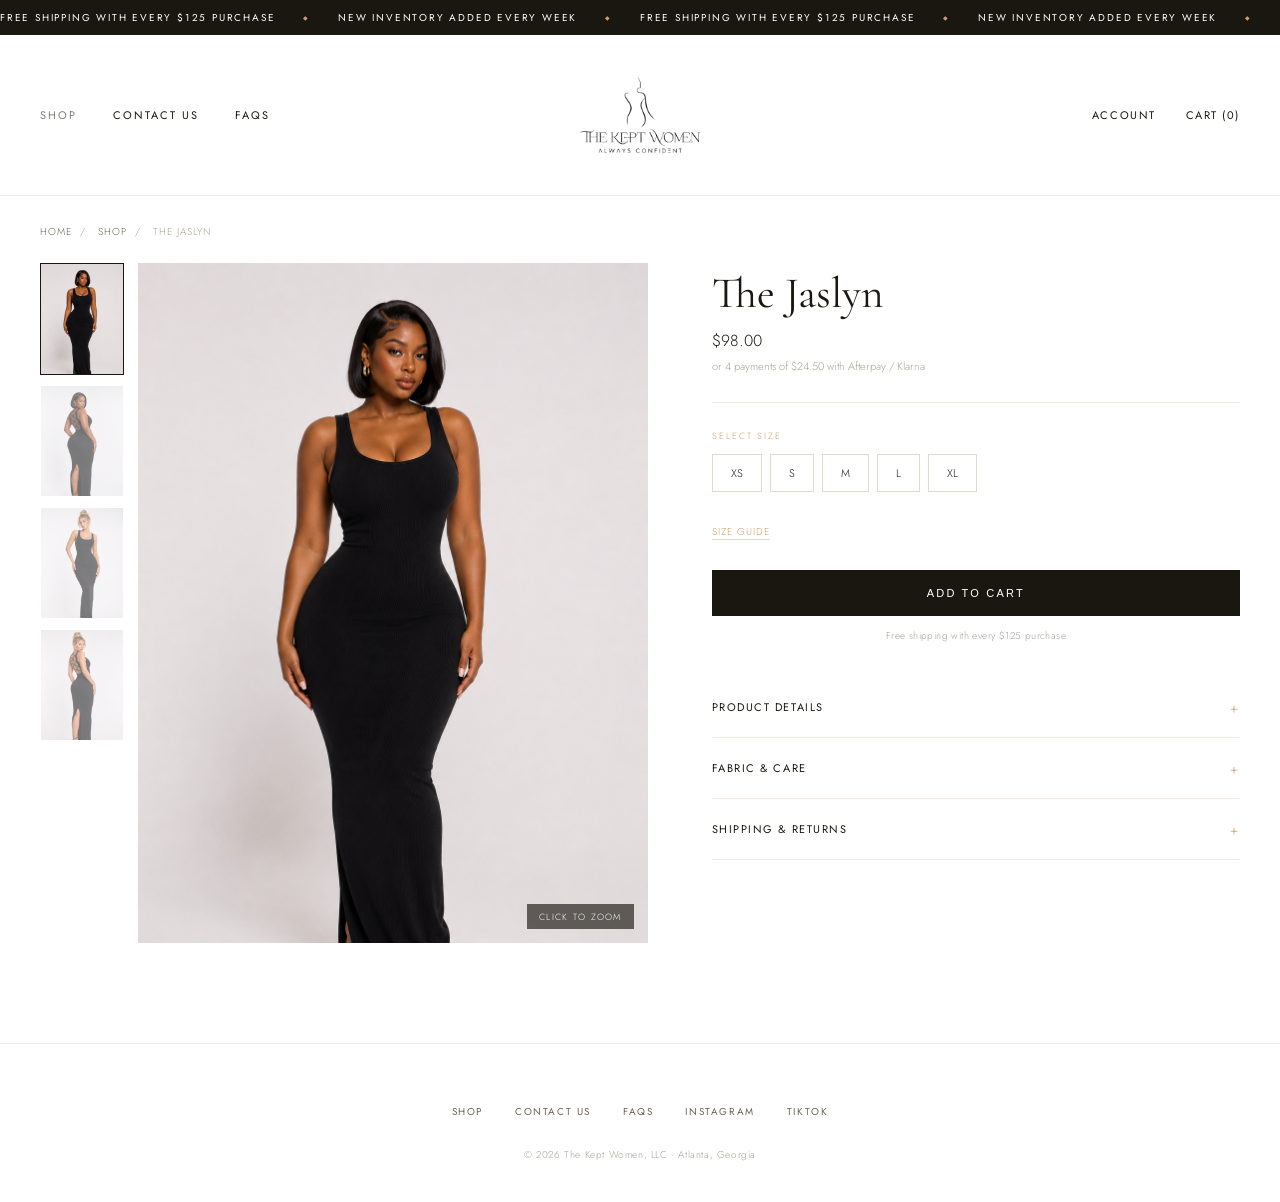
<file: product-jaslyn.html>
<!doctype html>
<html lang="en">
<head>
<meta charset="UTF-8" />
<meta name="viewport" content="width=device-width, initial-scale=1.0" />
<title>The Jaslyn — The Kept Woman</title>
<link rel="preconnect" href="https://fonts.googleapis.com" />
<link rel="preconnect" href="https://fonts.gstatic.com" crossorigin />
<link href="https://fonts.googleapis.com/css2?family=Cormorant+Garamond:wght@300;400;500&family=Jost:wght@300;400;500&display=swap" rel="stylesheet" />
<style>
  * { margin: 0; padding: 0; box-sizing: border-box; }
  html, body { height: 100%; }
  body {
    font-family: 'Jost', sans-serif;
    background: #FFFFFF;
    color: #1A1610;
    font-weight: 300;
  }
  a { text-decoration: none; color: inherit; }

  /* ── SCROLLING BANNER ── */
  .ticker { background: #1A1610; overflow: hidden; padding: 10px 0; }
  .ticker-track { display: flex; width: max-content; animation: ticker-scroll 22s linear infinite; }
  .ticker-item {
    display: flex; align-items: center; gap: 28px; padding-right: 28px;
    font-size: 10px; font-weight: 400; letter-spacing: 0.18em; text-transform: uppercase;
    color: #FFFFFF; white-space: nowrap;
  }
  .ticker-item::after { content: '◆'; font-size: 6px; color: #C9A070; }
  @keyframes ticker-scroll { from { transform: translateX(0); } to { transform: translateX(-50%); } }

  /* ── NAV ── */
  header { background: #FFFFFF; border-bottom: 1px solid #EFEBE3; }
  .nav-inner {
    display: grid; grid-template-columns: 1fr auto 1fr; align-items: center;
    max-width: 1400px; margin: 0 auto; padding: 8px 40px;
  }
  .nav-left { display: flex; gap: 36px; }
  .nav-left a {
    font-size: 11px; font-weight: 400; letter-spacing: 0.18em; text-transform: uppercase;
    color: #1A1610; transition: opacity 0.2s;
  }
  .nav-left a:hover, .nav-left a.active { opacity: 0.55; }
  .logo { text-align: center; display: block; }
  .logo img { height: min(180px, 16vh); width: auto; display: block; margin: 0 auto; }
  .nav-right { display: flex; justify-content: flex-end; gap: 30px; }
  .nav-right a, .nav-right button {
    font-size: 11px; font-weight: 400; letter-spacing: 0.14em; text-transform: uppercase;
    color: #1A1610; background: none; border: none; cursor: pointer; transition: opacity 0.2s;
  }
  .nav-right a:hover, .nav-right button:hover { opacity: 0.55; }
  .nav-toggle { display: none; flex-direction: column; gap: 5px; background: none; border: none; cursor: pointer; }
  .nav-toggle span { width: 22px; height: 1px; background: #1A1610; }

  /* ── BREADCRUMB ── */
  .breadcrumb {
    max-width: 1400px; margin: 0 auto;
    padding: 28px 40px 0;
    font-size: 10px; letter-spacing: 0.1em; text-transform: uppercase;
    color: #A8A196;
  }
  .breadcrumb a { color: #6B6459; transition: color 0.2s; }
  .breadcrumb a:hover { color: #1A1610; }
  .breadcrumb span { margin: 0 8px; }

  /* ── PRODUCT LAYOUT ── */
  .product-page {
    max-width: 1400px;
    margin: 0 auto;
    padding: 24px 40px 100px;
    display: grid;
    grid-template-columns: 1.15fr 1fr;
    gap: 64px;
  }

  /* ── GALLERY ── */
  .gallery { display: flex; gap: 14px; }

  .thumb-col {
    display: flex;
    flex-direction: column;
    gap: 10px;
    width: 84px;
    flex-shrink: 0;
  }

  .thumb {
    aspect-ratio: 3/4;
    overflow: hidden;
    cursor: pointer;
    opacity: 0.55;
    transition: opacity 0.2s;
    border: 1px solid transparent;
  }
  .thumb.active, .thumb:hover { opacity: 1; border-color: #1A1610; }
  .thumb img { width: 100%; height: 100%; object-fit: cover; object-position: top center; display: block; }

  .main-media {
    flex: 1;
    aspect-ratio: 3/4;
    overflow: hidden;
    position: relative;
    background: #F5F2EC;
    cursor: zoom-in;
  }
  .main-media img {
    width: 100%;
    height: 100%;
    object-fit: cover;
    object-position: top center;
    display: block;
    transition: transform 0.2s ease-out;
  }
  .main-media.zoomed img {
    transform: scale(1.9);
    cursor: zoom-out;
  }
  .zoom-hint {
    position: absolute;
    bottom: 14px;
    right: 14px;
    font-size: 9px;
    letter-spacing: 0.14em;
    text-transform: uppercase;
    color: #FFFFFF;
    background: rgba(26,22,16,0.65);
    padding: 6px 12px;
    pointer-events: none;
  }
  .main-media.zoomed .zoom-hint { display: none; }

  /* ── DETAILS ── */
  .details { padding-top: 4px; }

  .details__name {
    font-family: 'Cormorant Garamond', serif;
    font-weight: 400;
    font-size: clamp(32px, 3.4vw, 46px);
    margin-bottom: 10px;
  }

  .details__price {
    font-size: 16px;
    color: #1A1610;
    margin-bottom: 6px;
  }

  .details__klarna {
    font-size: 11px;
    color: #A8A196;
    margin-bottom: 28px;
  }

  .rule { height: 1px; background: #EFEBE3; margin: 26px 0; }

  .details__label {
    font-size: 9px;
    letter-spacing: 0.22em;
    text-transform: uppercase;
    color: #C9A070;
    margin-bottom: 12px;
  }

  .size-row { display: flex; gap: 8px; flex-wrap: wrap; margin-bottom: 26px; }
  .size-btn {
    border: 1px solid #E2DACB;
    background: transparent;
    color: #1A1610;
    font-family: 'Jost', sans-serif;
    font-size: 11px;
    font-weight: 300;
    padding: 10px 18px;
    cursor: pointer;
    transition: all 0.2s;
  }
  .size-btn:hover { border-color: #1A1610; }
  .size-btn.active { background: #1A1610; border-color: #1A1610; color: #FFFFFF; }

  .size-guide-link {
    display: inline-block;
    font-size: 10px;
    letter-spacing: 0.1em;
    text-transform: uppercase;
    color: #C9A070;
    border-bottom: 1px solid #E2DACB;
    margin-bottom: 30px;
  }
  .size-guide-link:hover { border-bottom-color: #C9A070; }

  .btn-atc {
    width: 100%;
    padding: 16px;
    font-size: 11px;
    font-weight: 400;
    letter-spacing: 0.2em;
    text-transform: uppercase;
    color: #FFFFFF;
    background: #1A1610;
    border: 1px solid #1A1610;
    cursor: pointer;
    transition: all 0.2s;
    margin-bottom: 12px;
  }
  .btn-atc:hover { background: #FFFFFF; color: #1A1610; }

  .btn-atc.added { background: #6B6459; border-color: #6B6459; }

  .notify-note {
    text-align: center;
    font-size: 10px;
    color: #A8A196;
    margin-bottom: 34px;
    letter-spacing: 0.04em;
  }

  /* ── ACCORDION ── */
  .accordion-item { border-bottom: 1px solid #EFEBE3; }
  .accordion-trigger {
    width: 100%;
    display: flex;
    align-items: center;
    justify-content: space-between;
    padding: 18px 0;
    background: none;
    border: none;
    font-family: 'Jost', sans-serif;
    font-size: 11px;
    font-weight: 400;
    letter-spacing: 0.14em;
    text-transform: uppercase;
    color: #1A1610;
    cursor: pointer;
    text-align: left;
  }
  .accordion-trigger .icon {
    font-family: 'Cormorant Garamond', serif;
    font-size: 20px;
    color: #C9A070;
    font-weight: 300;
    transition: transform 0.3s;
  }
  .accordion-item.open .accordion-trigger .icon { transform: rotate(45deg); }
  .accordion-body { max-height: 0; overflow: hidden; transition: max-height 0.4s ease; }
  .accordion-item.open .accordion-body { max-height: 300px; }
  .accordion-body-inner {
    padding-bottom: 20px;
    font-size: 12px;
    line-height: 1.85;
    color: #6B6459;
  }

  /* ── FOOTER ── */
  footer { padding: 60px 40px 40px; text-align: center; border-top: 1px solid #EFEBE3; }
  footer .footer-links { display: flex; justify-content: center; gap: 32px; margin-bottom: 28px; flex-wrap: wrap; }
  footer .footer-links a {
    font-size: 10px; font-weight: 400; letter-spacing: 0.16em; text-transform: uppercase;
    color: #6B6459; transition: color 0.2s;
  }
  footer .footer-links a:hover { color: #1A1610; }
  footer p { font-size: 10px; color: #A8A196; letter-spacing: 0.06em; }

  /* ── MOBILE ── */
  @media (max-width: 900px) {
    .product-page { grid-template-columns: 1fr; gap: 32px; padding: 20px 20px 80px; }
    .breadcrumb { padding: 20px 20px 0; }
  }
  @media (max-width: 768px) {
    .nav-left { display: none; }
    .nav-toggle { display: flex; }
    .nav-inner { grid-template-columns: auto 1fr auto; padding: 6px 20px; }
    .logo img { height: min(110px, 14vh); }
    .nav-right a:not(.cart-link) { display: none; }
    .gallery { flex-direction: column-reverse; }
    .thumb-col { flex-direction: row; width: 100%; overflow-x: auto; }
    .thumb { width: 64px; flex-shrink: 0; }
  }
</style>
<link rel="stylesheet" href="mobile-nav.css" />
</head>
<body>
<div class="ticker" aria-hidden="true">
  <div class="ticker-track">
    <span class="ticker-item">Free Shipping With Every $125 Purchase</span>
    <span class="ticker-item">New Inventory Added Every Week</span>
    <span class="ticker-item">Free Shipping With Every $125 Purchase</span>
    <span class="ticker-item">New Inventory Added Every Week</span>
    <span class="ticker-item">Free Shipping With Every $125 Purchase</span>
    <span class="ticker-item">New Inventory Added Every Week</span>
    <span class="ticker-item">Free Shipping With Every $125 Purchase</span>
    <span class="ticker-item">New Inventory Added Every Week</span>
  </div>
</div>

<header>
  <div class="nav-inner">
    <nav class="nav-left">
      <a href="shop.html" class="active">Shop</a>
      <a href="contact.html">Contact Us</a>
      <a href="faqs.html">FAQs</a>
    </nav>

    <a href="index.html" class="logo">
      <img src="logo.png" alt="The Kept Women — Always Confident">
    </a>

    <div class="nav-right">
      <a href="account.html">Account</a>
      <a href="cart.html" class="cart-link">Cart (0)</a>
      <button class="nav-toggle" aria-label="Menu">
        <span></span><span></span><span></span>
      </button>
    </div>
  </div>
</header>
<nav class="tkw-mobile-nav" id="tkw-mobile-nav" aria-label="Mobile navigation" style="position:fixed;inset:0;z-index:800;background:#FFFFFF;transform:translateX(-100%);">
  <button class="tkw-mobile-nav-close" id="tkw-mobile-nav-close" aria-label="Close menu">&times;</button>
  <div class="tkw-mobile-nav-links">
    <a href="shop.html">Shop</a>
    <a href="contact.html">Contact Us</a>
    <a href="faqs.html">FAQs</a>
  </div>
  <div class="tkw-mobile-nav-footer">
    <a href="https://instagram.com/thekeptwomen" target="_blank" rel="noopener">Instagram</a>
    <a href="https://tiktok.com/@thekeptwomen" target="_blank" rel="noopener">TikTok</a>
  </div>
</nav>


<nav class="breadcrumb">
  <a href="index.html">Home</a><span>/</span>
  <a href="shop.html">Shop</a><span>/</span>
  The Jaslyn
</nav>

<div class="product-page">

  <!-- ── GALLERY ── -->
  <div class="gallery">
    <div class="thumb-col" id="thumb-col">
      <div class="thumb active" data-src="jaslyn-front-1.png">
        <img src="jaslyn-front-1.png" alt="The Jaslyn — front">
      </div>
      <div class="thumb" data-src="jaslyn-back-1.png">
        <img src="jaslyn-back-1.png" alt="The Jaslyn — open back with lattice strap detail">
      </div>
      <div class="thumb" data-src="jaslyn-front-2.png">
        <img src="jaslyn-front-2.png" alt="The Jaslyn — front, alternate model">
      </div>
      <div class="thumb" data-src="jaslyn-back-2.png">
        <img src="jaslyn-back-2.png" alt="The Jaslyn — back, alternate model">
      </div>
    </div>

    <div class="main-media" id="main-media">
      <img id="main-img" src="jaslyn-front-1.png" alt="The Jaslyn Dress">
      <span class="zoom-hint">Click to Zoom</span>
    </div>
  </div>

  <!-- ── DETAILS ── -->
  <div class="details">
    <h1 class="details__name">The Jaslyn</h1>
    <p class="details__price">$98.00</p>
    <p class="details__klarna">or 4 payments of $24.50 with Afterpay / Klarna</p>

    <div class="rule"></div>

    <p class="details__label">Select Size</p>
    <div class="size-row" id="size-row">
      <button class="size-btn">XS</button>
      <button class="size-btn">S</button>
      <button class="size-btn">M</button>
      <button class="size-btn">L</button>
      <button class="size-btn">XL</button>
    </div>
    <a href="faqs.html" class="size-guide-link">Size Guide</a>

    <button class="btn-atc" id="atc-btn">Add to Cart</button>
    <p class="notify-note">Free shipping with every $125 purchase</p>

    <div class="accordion-item">
      <button class="accordion-trigger">
        Product Details
        <span class="icon">+</span>
      </button>
      <div class="accordion-body">
        <div class="accordion-body-inner">
          A ribbed tank maxi dress finished with a lattice-strap open back and a thigh-high side slit.
          Scoop neckline in front, fitted through the bodice and hip, with a clean column silhouette
          to the floor. An easy everyday layer that pairs effortlessly with our backless bra collection.
        </div>
      </div>
    </div>

    <div class="accordion-item">
      <button class="accordion-trigger">
        Fabric & Care
        <span class="icon">+</span>
      </button>
      <div class="accordion-body">
        <div class="accordion-body-inner">
          Ribbed stretch knit with excellent recovery. Hand wash cold or dry clean. Hang dry.
          Do not bleach or tumble dry.
        </div>
      </div>
    </div>

    <div class="accordion-item">
      <button class="accordion-trigger">
        Shipping & Returns
        <span class="icon">+</span>
      </button>
      <div class="accordion-body">
        <div class="accordion-body-inner">
          Free shipping on orders over $125. Standard delivery 3–5 business days from Atlanta,
          Georgia. 30-day satisfaction guarantee — see our <a href="faqs.html" style="color:#C9A070;">FAQs</a>
          for exchange details.
        </div>
      </div>
    </div>

  </div>
</div>

<footer>
  <div class="footer-links">
    <a href="shop.html">Shop</a>
    <a href="contact.html">Contact Us</a>
    <a href="faqs.html">FAQs</a>
    <a href="https://instagram.com/thekeptwomen" target="_blank" rel="noopener">Instagram</a>
    <a href="https://tiktok.com/@thekeptwomen" target="_blank" rel="noopener">TikTok</a>
  </div>
  <p>&copy; 2026 The Kept Women, LLC &middot; Atlanta, Georgia</p>
</footer>

<script>
  // Thumbnail swap
  document.querySelectorAll('.thumb').forEach(thumb => {
    thumb.addEventListener('click', () => {
      document.querySelectorAll('.thumb').forEach(t => t.classList.remove('active'));
      thumb.classList.add('active');
      document.getElementById('main-img').src = thumb.dataset.src;
      document.getElementById('main-media').classList.remove('zoomed');
    });
  });

  // Click-to-zoom
  const mainMedia = document.getElementById('main-media');
  const mainImg = document.getElementById('main-img');

  mainMedia.addEventListener('click', (e) => {
    const isZoomed = mainMedia.classList.toggle('zoomed');
    if (isZoomed) {
      const rect = mainMedia.getBoundingClientRect();
      const x = ((e.clientX - rect.left) / rect.width) * 100;
      const y = ((e.clientY - rect.top) / rect.height) * 100;
      mainImg.style.transformOrigin = x + '% ' + y + '%';
    }
  });

  mainMedia.addEventListener('mousemove', (e) => {
    if (!mainMedia.classList.contains('zoomed')) return;
    const rect = mainMedia.getBoundingClientRect();
    const x = ((e.clientX - rect.left) / rect.width) * 100;
    const y = ((e.clientY - rect.top) / rect.height) * 100;
    mainImg.style.transformOrigin = x + '% ' + y + '%';
  });

  // Size selector
  document.querySelectorAll('.size-btn').forEach(btn => {
    btn.addEventListener('click', () => {
      document.querySelectorAll('.size-btn').forEach(b => b.classList.remove('active'));
      btn.classList.add('active');
    });
  });

  // Add to cart
  document.getElementById('atc-btn').addEventListener('click', function () {
    const selected = document.querySelector('.size-btn.active');
    if (!selected) {
      alert('Please select a size.');
      return;
    }
    const orig = this.textContent;
    this.textContent = 'Added';
    this.classList.add('added');
    setTimeout(() => {
      this.textContent = orig;
      this.classList.remove('added');
    }, 1800);
  });

  // Accordion
  document.querySelectorAll('.accordion-trigger').forEach(trigger => {
    trigger.addEventListener('click', () => {
      trigger.closest('.accordion-item').classList.toggle('open');
    });
  });
</script>

<script src="mobile-nav.js" defer></script>
</body>
</html>
</file>
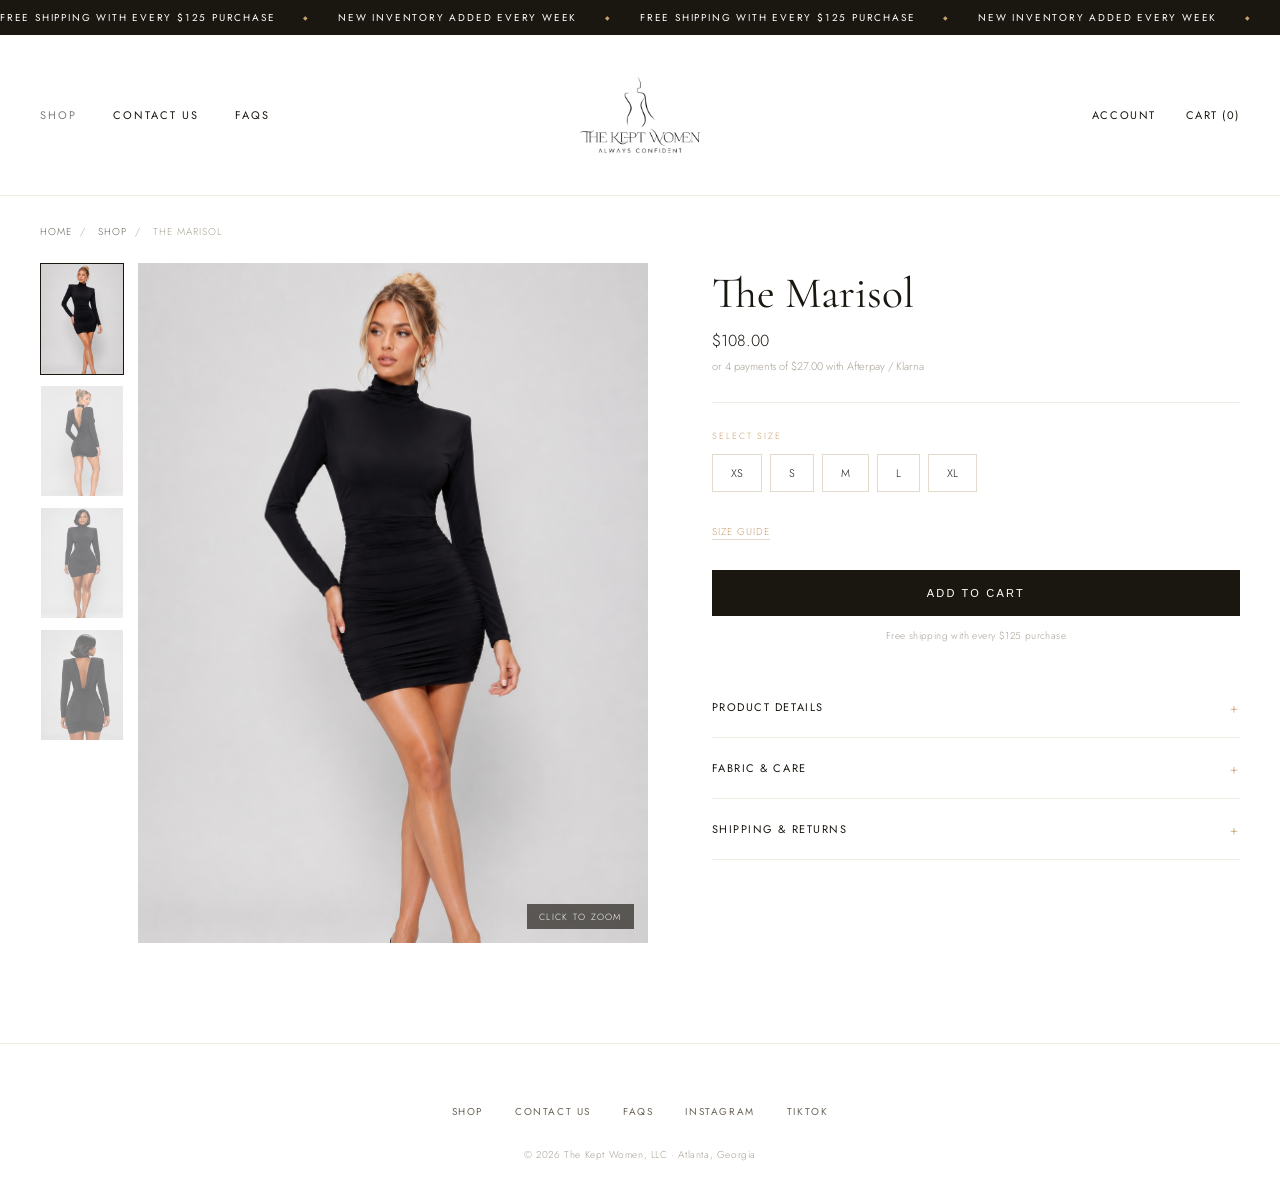
<file: product-marisol.html>
<!doctype html>
<html lang="en">
<head>
<meta charset="UTF-8" />
<meta name="viewport" content="width=device-width, initial-scale=1.0" />
<title>The Marisol — The Kept Woman</title>
<link rel="preconnect" href="https://fonts.googleapis.com" />
<link rel="preconnect" href="https://fonts.gstatic.com" crossorigin />
<link href="https://fonts.googleapis.com/css2?family=Cormorant+Garamond:wght@300;400;500&family=Jost:wght@300;400;500&display=swap" rel="stylesheet" />
<style>
  * { margin: 0; padding: 0; box-sizing: border-box; }
  html, body { height: 100%; }
  body {
    font-family: 'Jost', sans-serif;
    background: #FFFFFF;
    color: #1A1610;
    font-weight: 300;
  }
  a { text-decoration: none; color: inherit; }

  /* ── SCROLLING BANNER ── */
  .ticker { background: #1A1610; overflow: hidden; padding: 10px 0; }
  .ticker-track { display: flex; width: max-content; animation: ticker-scroll 22s linear infinite; }
  .ticker-item {
    display: flex; align-items: center; gap: 28px; padding-right: 28px;
    font-size: 10px; font-weight: 400; letter-spacing: 0.18em; text-transform: uppercase;
    color: #FFFFFF; white-space: nowrap;
  }
  .ticker-item::after { content: '◆'; font-size: 6px; color: #C9A070; }
  @keyframes ticker-scroll { from { transform: translateX(0); } to { transform: translateX(-50%); } }

  /* ── NAV ── */
  header { background: #FFFFFF; border-bottom: 1px solid #EFEBE3; }
  .nav-inner {
    display: grid; grid-template-columns: 1fr auto 1fr; align-items: center;
    max-width: 1400px; margin: 0 auto; padding: 8px 40px;
  }
  .nav-left { display: flex; gap: 36px; }
  .nav-left a {
    font-size: 11px; font-weight: 400; letter-spacing: 0.18em; text-transform: uppercase;
    color: #1A1610; transition: opacity 0.2s;
  }
  .nav-left a:hover, .nav-left a.active { opacity: 0.55; }
  .logo { text-align: center; display: block; }
  .logo img { height: min(180px, 16vh); width: auto; display: block; margin: 0 auto; }
  .nav-right { display: flex; justify-content: flex-end; gap: 30px; }
  .nav-right a, .nav-right button {
    font-size: 11px; font-weight: 400; letter-spacing: 0.14em; text-transform: uppercase;
    color: #1A1610; background: none; border: none; cursor: pointer; transition: opacity 0.2s;
  }
  .nav-right a:hover, .nav-right button:hover { opacity: 0.55; }
  .nav-toggle { display: none; flex-direction: column; gap: 5px; background: none; border: none; cursor: pointer; }
  .nav-toggle span { width: 22px; height: 1px; background: #1A1610; }

  /* ── BREADCRUMB ── */
  .breadcrumb {
    max-width: 1400px; margin: 0 auto;
    padding: 28px 40px 0;
    font-size: 10px; letter-spacing: 0.1em; text-transform: uppercase;
    color: #A8A196;
  }
  .breadcrumb a { color: #6B6459; transition: color 0.2s; }
  .breadcrumb a:hover { color: #1A1610; }
  .breadcrumb span { margin: 0 8px; }

  /* ── PRODUCT LAYOUT ── */
  .product-page {
    max-width: 1400px;
    margin: 0 auto;
    padding: 24px 40px 100px;
    display: grid;
    grid-template-columns: 1.15fr 1fr;
    gap: 64px;
  }

  /* ── GALLERY ── */
  .gallery { display: flex; gap: 14px; }

  .thumb-col {
    display: flex;
    flex-direction: column;
    gap: 10px;
    width: 84px;
    flex-shrink: 0;
  }

  .thumb {
    aspect-ratio: 3/4;
    overflow: hidden;
    cursor: pointer;
    opacity: 0.55;
    transition: opacity 0.2s;
    border: 1px solid transparent;
  }
  .thumb.active, .thumb:hover { opacity: 1; border-color: #1A1610; }
  .thumb img { width: 100%; height: 100%; object-fit: cover; object-position: top center; display: block; }

  .main-media {
    flex: 1;
    aspect-ratio: 3/4;
    overflow: hidden;
    position: relative;
    background: #F5F2EC;
    cursor: zoom-in;
  }
  .main-media img {
    width: 100%;
    height: 100%;
    object-fit: cover;
    object-position: top center;
    display: block;
    transition: transform 0.2s ease-out;
  }
  .main-media.zoomed img {
    transform: scale(1.9);
    cursor: zoom-out;
  }
  .zoom-hint {
    position: absolute;
    bottom: 14px;
    right: 14px;
    font-size: 9px;
    letter-spacing: 0.14em;
    text-transform: uppercase;
    color: #FFFFFF;
    background: rgba(26,22,16,0.65);
    padding: 6px 12px;
    pointer-events: none;
  }
  .main-media.zoomed .zoom-hint { display: none; }

  /* ── DETAILS ── */
  .details { padding-top: 4px; }

  .details__name {
    font-family: 'Cormorant Garamond', serif;
    font-weight: 400;
    font-size: clamp(32px, 3.4vw, 46px);
    margin-bottom: 10px;
  }

  .details__price {
    font-size: 16px;
    color: #1A1610;
    margin-bottom: 6px;
  }

  .details__klarna {
    font-size: 11px;
    color: #A8A196;
    margin-bottom: 28px;
  }

  .rule { height: 1px; background: #EFEBE3; margin: 26px 0; }

  .details__label {
    font-size: 9px;
    letter-spacing: 0.22em;
    text-transform: uppercase;
    color: #C9A070;
    margin-bottom: 12px;
  }

  .size-row { display: flex; gap: 8px; flex-wrap: wrap; margin-bottom: 26px; }
  .size-btn {
    border: 1px solid #E2DACB;
    background: transparent;
    color: #1A1610;
    font-family: 'Jost', sans-serif;
    font-size: 11px;
    font-weight: 300;
    padding: 10px 18px;
    cursor: pointer;
    transition: all 0.2s;
  }
  .size-btn:hover { border-color: #1A1610; }
  .size-btn.active { background: #1A1610; border-color: #1A1610; color: #FFFFFF; }

  .size-guide-link {
    display: inline-block;
    font-size: 10px;
    letter-spacing: 0.1em;
    text-transform: uppercase;
    color: #C9A070;
    border-bottom: 1px solid #E2DACB;
    margin-bottom: 30px;
  }
  .size-guide-link:hover { border-bottom-color: #C9A070; }

  .btn-atc {
    width: 100%;
    padding: 16px;
    font-size: 11px;
    font-weight: 400;
    letter-spacing: 0.2em;
    text-transform: uppercase;
    color: #FFFFFF;
    background: #1A1610;
    border: 1px solid #1A1610;
    cursor: pointer;
    transition: all 0.2s;
    margin-bottom: 12px;
  }
  .btn-atc:hover { background: #FFFFFF; color: #1A1610; }

  .btn-atc.added { background: #6B6459; border-color: #6B6459; }

  .notify-note {
    text-align: center;
    font-size: 10px;
    color: #A8A196;
    margin-bottom: 34px;
    letter-spacing: 0.04em;
  }

  /* ── ACCORDION ── */
  .accordion-item { border-bottom: 1px solid #EFEBE3; }
  .accordion-trigger {
    width: 100%;
    display: flex;
    align-items: center;
    justify-content: space-between;
    padding: 18px 0;
    background: none;
    border: none;
    font-family: 'Jost', sans-serif;
    font-size: 11px;
    font-weight: 400;
    letter-spacing: 0.14em;
    text-transform: uppercase;
    color: #1A1610;
    cursor: pointer;
    text-align: left;
  }
  .accordion-trigger .icon {
    font-family: 'Cormorant Garamond', serif;
    font-size: 20px;
    color: #C9A070;
    font-weight: 300;
    transition: transform 0.3s;
  }
  .accordion-item.open .accordion-trigger .icon { transform: rotate(45deg); }
  .accordion-body { max-height: 0; overflow: hidden; transition: max-height 0.4s ease; }
  .accordion-item.open .accordion-body { max-height: 300px; }
  .accordion-body-inner {
    padding-bottom: 20px;
    font-size: 12px;
    line-height: 1.85;
    color: #6B6459;
  }

  /* ── FOOTER ── */
  footer { padding: 60px 40px 40px; text-align: center; border-top: 1px solid #EFEBE3; }
  footer .footer-links { display: flex; justify-content: center; gap: 32px; margin-bottom: 28px; flex-wrap: wrap; }
  footer .footer-links a {
    font-size: 10px; font-weight: 400; letter-spacing: 0.16em; text-transform: uppercase;
    color: #6B6459; transition: color 0.2s;
  }
  footer .footer-links a:hover { color: #1A1610; }
  footer p { font-size: 10px; color: #A8A196; letter-spacing: 0.06em; }

  /* ── MOBILE ── */
  @media (max-width: 900px) {
    .product-page { grid-template-columns: 1fr; gap: 32px; padding: 20px 20px 80px; }
    .breadcrumb { padding: 20px 20px 0; }
  }
  @media (max-width: 768px) {
    .nav-left { display: none; }
    .nav-toggle { display: flex; }
    .nav-inner { grid-template-columns: auto 1fr auto; padding: 6px 20px; }
    .logo img { height: min(110px, 14vh); }
    .nav-right a:not(.cart-link) { display: none; }
    .gallery { flex-direction: column-reverse; }
    .thumb-col { flex-direction: row; width: 100%; overflow-x: auto; }
    .thumb { width: 64px; flex-shrink: 0; }
  }
</style>
<link rel="stylesheet" href="mobile-nav.css" />
</head>
<body>
<div class="ticker" aria-hidden="true">
  <div class="ticker-track">
    <span class="ticker-item">Free Shipping With Every $125 Purchase</span>
    <span class="ticker-item">New Inventory Added Every Week</span>
    <span class="ticker-item">Free Shipping With Every $125 Purchase</span>
    <span class="ticker-item">New Inventory Added Every Week</span>
    <span class="ticker-item">Free Shipping With Every $125 Purchase</span>
    <span class="ticker-item">New Inventory Added Every Week</span>
    <span class="ticker-item">Free Shipping With Every $125 Purchase</span>
    <span class="ticker-item">New Inventory Added Every Week</span>
  </div>
</div>

<header>
  <div class="nav-inner">
    <nav class="nav-left">
      <a href="shop.html" class="active">Shop</a>
      <a href="contact.html">Contact Us</a>
      <a href="faqs.html">FAQs</a>
    </nav>

    <a href="index.html" class="logo">
      <img src="logo.png" alt="The Kept Women — Always Confident">
    </a>

    <div class="nav-right">
      <a href="account.html">Account</a>
      <a href="cart.html" class="cart-link">Cart (0)</a>
      <button class="nav-toggle" aria-label="Menu">
        <span></span><span></span><span></span>
      </button>
    </div>
  </div>
</header>
<nav class="tkw-mobile-nav" id="tkw-mobile-nav" aria-label="Mobile navigation" style="position:fixed;inset:0;z-index:800;background:#FFFFFF;transform:translateX(-100%);">
  <button class="tkw-mobile-nav-close" id="tkw-mobile-nav-close" aria-label="Close menu">&times;</button>
  <div class="tkw-mobile-nav-links">
    <a href="shop.html">Shop</a>
    <a href="contact.html">Contact Us</a>
    <a href="faqs.html">FAQs</a>
  </div>
  <div class="tkw-mobile-nav-footer">
    <a href="https://instagram.com/thekeptwomen" target="_blank" rel="noopener">Instagram</a>
    <a href="https://tiktok.com/@thekeptwomen" target="_blank" rel="noopener">TikTok</a>
  </div>
</nav>


<nav class="breadcrumb">
  <a href="index.html">Home</a><span>/</span>
  <a href="shop.html">Shop</a><span>/</span>
  The Marisol
</nav>

<div class="product-page">

  <!-- ── GALLERY ── -->
  <div class="gallery">
    <div class="thumb-col" id="thumb-col">
      <div class="thumb active" data-src="marisol-front-1.png">
        <img src="marisol-front-1.png" alt="The Marisol — front">
      </div>
      <div class="thumb" data-src="marisol-back-1.png">
        <img src="marisol-back-1.png" alt="The Marisol — open cowl-drape back with choker neckband">
      </div>
      <div class="thumb" data-src="marisol-front-2.png">
        <img src="marisol-front-2.png" alt="The Marisol — front, alternate model">
      </div>
      <div class="thumb" data-src="marisol-back-2.png">
        <img src="marisol-back-2.png" alt="The Marisol — back, alternate model">
      </div>
    </div>

    <div class="main-media" id="main-media">
      <img id="main-img" src="marisol-front-1.png" alt="The Marisol Dress">
      <span class="zoom-hint">Click to Zoom</span>
    </div>
  </div>

  <!-- ── DETAILS ── -->
  <div class="details">
    <h1 class="details__name">The Marisol</h1>
    <p class="details__price">$108.00</p>
    <p class="details__klarna">or 4 payments of $27.00 with Afterpay / Klarna</p>

    <div class="rule"></div>

    <p class="details__label">Select Size</p>
    <div class="size-row" id="size-row">
      <button class="size-btn">XS</button>
      <button class="size-btn">S</button>
      <button class="size-btn">M</button>
      <button class="size-btn">L</button>
      <button class="size-btn">XL</button>
    </div>
    <a href="faqs.html" class="size-guide-link">Size Guide</a>

    <button class="btn-atc" id="atc-btn">Add to Cart</button>
    <p class="notify-note">Free shipping with every $125 purchase</p>

    <div class="accordion-item">
      <button class="accordion-trigger">
        Product Details
        <span class="icon">+</span>
      </button>
      <div class="accordion-body">
        <div class="accordion-body-inner">
          A long-sleeve mini dress with a mock neckline and structured shoulders in front, opening
          into a dramatic cowl-drape back finished with a choker-style neckband. Ruched through the
          body for a sculpted, body-skimming fit. A bold evening piece that pairs effortlessly with
          our backless bra collection.
        </div>
      </div>
    </div>

    <div class="accordion-item">
      <button class="accordion-trigger">
        Fabric & Care
        <span class="icon">+</span>
      </button>
      <div class="accordion-body">
        <div class="accordion-body-inner">
          Ribbed stretch knit with excellent recovery. Hand wash cold or dry clean. Hang dry.
          Do not bleach or tumble dry.
        </div>
      </div>
    </div>

    <div class="accordion-item">
      <button class="accordion-trigger">
        Shipping & Returns
        <span class="icon">+</span>
      </button>
      <div class="accordion-body">
        <div class="accordion-body-inner">
          Free shipping on orders over $125. Standard delivery 3–5 business days from Atlanta,
          Georgia. 30-day satisfaction guarantee — see our <a href="faqs.html" style="color:#C9A070;">FAQs</a>
          for exchange details.
        </div>
      </div>
    </div>

  </div>
</div>

<footer>
  <div class="footer-links">
    <a href="shop.html">Shop</a>
    <a href="contact.html">Contact Us</a>
    <a href="faqs.html">FAQs</a>
    <a href="https://instagram.com/thekeptwomen" target="_blank" rel="noopener">Instagram</a>
    <a href="https://tiktok.com/@thekeptwomen" target="_blank" rel="noopener">TikTok</a>
  </div>
  <p>&copy; 2026 The Kept Women, LLC &middot; Atlanta, Georgia</p>
</footer>

<script>
  // Thumbnail swap
  document.querySelectorAll('.thumb').forEach(thumb => {
    thumb.addEventListener('click', () => {
      document.querySelectorAll('.thumb').forEach(t => t.classList.remove('active'));
      thumb.classList.add('active');
      document.getElementById('main-img').src = thumb.dataset.src;
      document.getElementById('main-media').classList.remove('zoomed');
    });
  });

  // Click-to-zoom
  const mainMedia = document.getElementById('main-media');
  const mainImg = document.getElementById('main-img');

  mainMedia.addEventListener('click', (e) => {
    const isZoomed = mainMedia.classList.toggle('zoomed');
    if (isZoomed) {
      const rect = mainMedia.getBoundingClientRect();
      const x = ((e.clientX - rect.left) / rect.width) * 100;
      const y = ((e.clientY - rect.top) / rect.height) * 100;
      mainImg.style.transformOrigin = x + '% ' + y + '%';
    }
  });

  mainMedia.addEventListener('mousemove', (e) => {
    if (!mainMedia.classList.contains('zoomed')) return;
    const rect = mainMedia.getBoundingClientRect();
    const x = ((e.clientX - rect.left) / rect.width) * 100;
    const y = ((e.clientY - rect.top) / rect.height) * 100;
    mainImg.style.transformOrigin = x + '% ' + y + '%';
  });

  // Size selector
  document.querySelectorAll('.size-btn').forEach(btn => {
    btn.addEventListener('click', () => {
      document.querySelectorAll('.size-btn').forEach(b => b.classList.remove('active'));
      btn.classList.add('active');
    });
  });

  // Add to cart
  document.getElementById('atc-btn').addEventListener('click', function () {
    const selected = document.querySelector('.size-btn.active');
    if (!selected) {
      alert('Please select a size.');
      return;
    }
    const orig = this.textContent;
    this.textContent = 'Added';
    this.classList.add('added');
    setTimeout(() => {
      this.textContent = orig;
      this.classList.remove('added');
    }, 1800);
  });

  // Accordion
  document.querySelectorAll('.accordion-trigger').forEach(trigger => {
    trigger.addEventListener('click', () => {
      trigger.closest('.accordion-item').classList.toggle('open');
    });
  });
</script>

<script src="mobile-nav.js" defer></script>
</body>
</html>
</file>
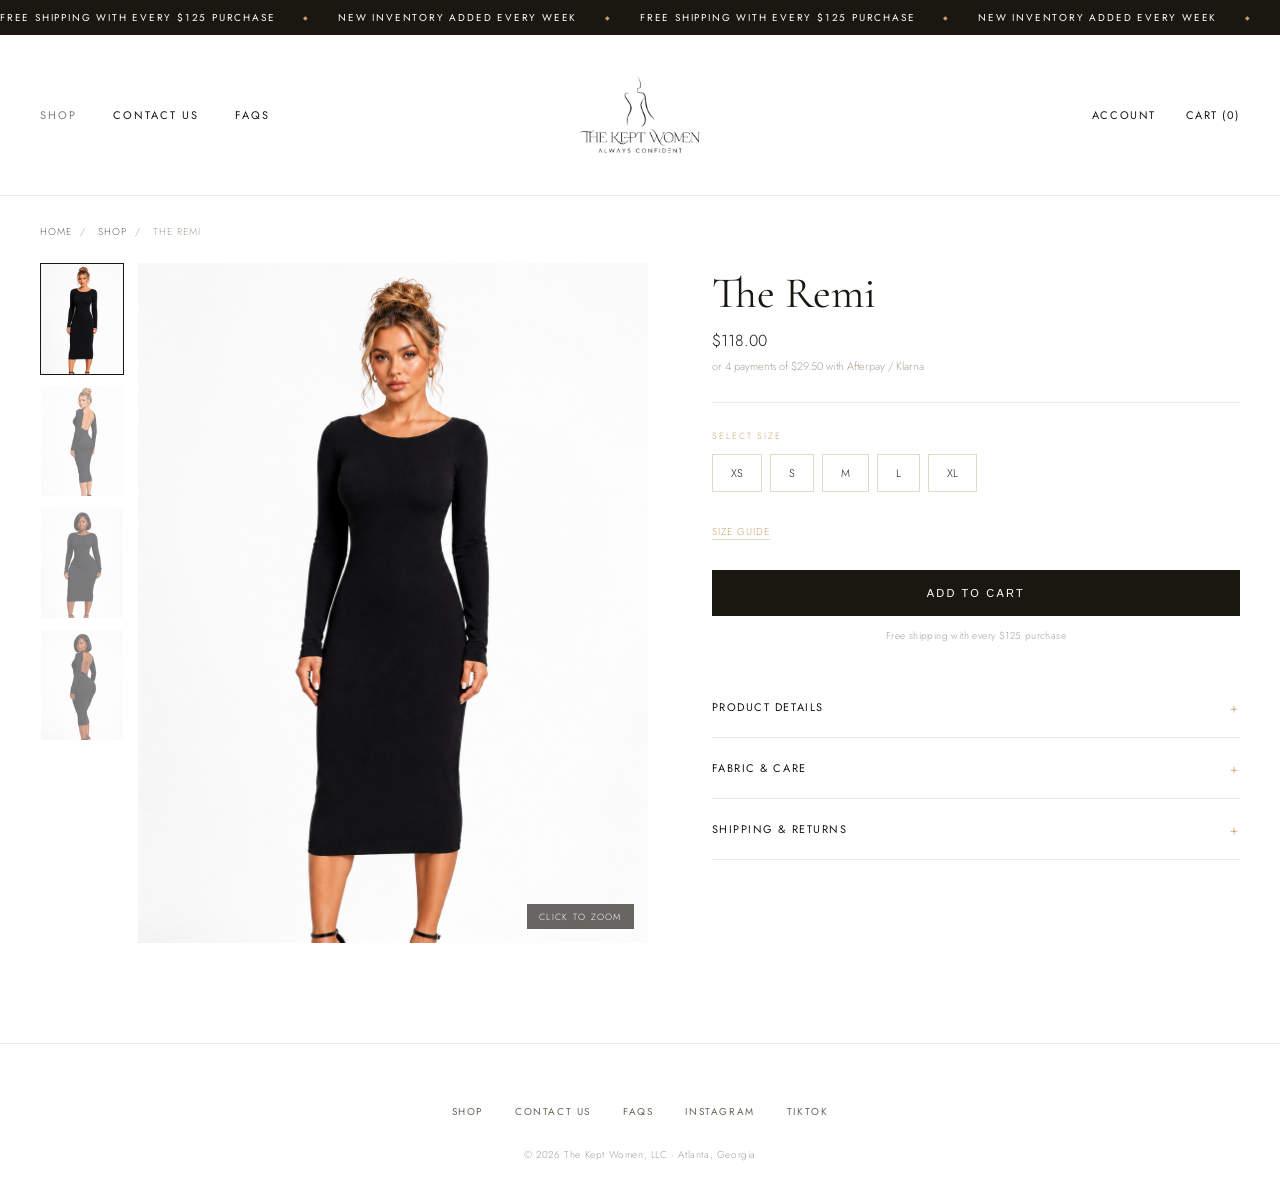
<file: product-remi.html>
<!doctype html>
<html lang="en">
<head>
<meta charset="UTF-8" />
<meta name="viewport" content="width=device-width, initial-scale=1.0" />
<title>The Remi — The Kept Woman</title>
<link rel="preconnect" href="https://fonts.googleapis.com" />
<link rel="preconnect" href="https://fonts.gstatic.com" crossorigin />
<link href="https://fonts.googleapis.com/css2?family=Cormorant+Garamond:wght@300;400;500&family=Jost:wght@300;400;500&display=swap" rel="stylesheet" />
<style>
  * { margin: 0; padding: 0; box-sizing: border-box; }
  html, body { height: 100%; }
  body {
    font-family: 'Jost', sans-serif;
    background: #FFFFFF;
    color: #1A1610;
    font-weight: 300;
  }
  a { text-decoration: none; color: inherit; }

  /* ── SCROLLING BANNER ── */
  .ticker { background: #1A1610; overflow: hidden; padding: 10px 0; }
  .ticker-track { display: flex; width: max-content; animation: ticker-scroll 22s linear infinite; }
  .ticker-item {
    display: flex; align-items: center; gap: 28px; padding-right: 28px;
    font-size: 10px; font-weight: 400; letter-spacing: 0.18em; text-transform: uppercase;
    color: #FFFFFF; white-space: nowrap;
  }
  .ticker-item::after { content: '◆'; font-size: 6px; color: #C9A070; }
  @keyframes ticker-scroll { from { transform: translateX(0); } to { transform: translateX(-50%); } }

  /* ── NAV ── */
  header { background: #FFFFFF; border-bottom: 1px solid #EFEBE3; }
  .nav-inner {
    display: grid; grid-template-columns: 1fr auto 1fr; align-items: center;
    max-width: 1400px; margin: 0 auto; padding: 8px 40px;
  }
  .nav-left { display: flex; gap: 36px; }
  .nav-left a {
    font-size: 11px; font-weight: 400; letter-spacing: 0.18em; text-transform: uppercase;
    color: #1A1610; transition: opacity 0.2s;
  }
  .nav-left a:hover, .nav-left a.active { opacity: 0.55; }
  .logo { text-align: center; display: block; }
  .logo img { height: min(180px, 16vh); width: auto; display: block; margin: 0 auto; }
  .nav-right { display: flex; justify-content: flex-end; gap: 30px; }
  .nav-right a, .nav-right button {
    font-size: 11px; font-weight: 400; letter-spacing: 0.14em; text-transform: uppercase;
    color: #1A1610; background: none; border: none; cursor: pointer; transition: opacity 0.2s;
  }
  .nav-right a:hover, .nav-right button:hover { opacity: 0.55; }
  .nav-toggle { display: none; flex-direction: column; gap: 5px; background: none; border: none; cursor: pointer; }
  .nav-toggle span { width: 22px; height: 1px; background: #1A1610; }

  /* ── BREADCRUMB ── */
  .breadcrumb {
    max-width: 1400px; margin: 0 auto;
    padding: 28px 40px 0;
    font-size: 10px; letter-spacing: 0.1em; text-transform: uppercase;
    color: #A8A196;
  }
  .breadcrumb a { color: #6B6459; transition: color 0.2s; }
  .breadcrumb a:hover { color: #1A1610; }
  .breadcrumb span { margin: 0 8px; }

  /* ── PRODUCT LAYOUT ── */
  .product-page {
    max-width: 1400px;
    margin: 0 auto;
    padding: 24px 40px 100px;
    display: grid;
    grid-template-columns: 1.15fr 1fr;
    gap: 64px;
  }

  /* ── GALLERY ── */
  .gallery { display: flex; gap: 14px; }

  .thumb-col {
    display: flex;
    flex-direction: column;
    gap: 10px;
    width: 84px;
    flex-shrink: 0;
  }

  .thumb {
    aspect-ratio: 3/4;
    overflow: hidden;
    cursor: pointer;
    opacity: 0.55;
    transition: opacity 0.2s;
    border: 1px solid transparent;
  }
  .thumb.active, .thumb:hover { opacity: 1; border-color: #1A1610; }
  .thumb img { width: 100%; height: 100%; object-fit: cover; object-position: top center; display: block; }

  .main-media {
    flex: 1;
    aspect-ratio: 3/4;
    overflow: hidden;
    position: relative;
    background: #F5F2EC;
    cursor: zoom-in;
  }
  .main-media img {
    width: 100%;
    height: 100%;
    object-fit: cover;
    object-position: top center;
    display: block;
    transition: transform 0.2s ease-out;
  }
  .main-media.zoomed img {
    transform: scale(1.9);
    cursor: zoom-out;
  }
  .zoom-hint {
    position: absolute;
    bottom: 14px;
    right: 14px;
    font-size: 9px;
    letter-spacing: 0.14em;
    text-transform: uppercase;
    color: #FFFFFF;
    background: rgba(26,22,16,0.65);
    padding: 6px 12px;
    pointer-events: none;
  }
  .main-media.zoomed .zoom-hint { display: none; }

  /* ── DETAILS ── */
  .details { padding-top: 4px; }

  .details__name {
    font-family: 'Cormorant Garamond', serif;
    font-weight: 400;
    font-size: clamp(32px, 3.4vw, 46px);
    margin-bottom: 10px;
  }

  .details__price {
    font-size: 16px;
    color: #1A1610;
    margin-bottom: 6px;
  }

  .details__klarna {
    font-size: 11px;
    color: #A8A196;
    margin-bottom: 28px;
  }

  .rule { height: 1px; background: #EFEBE3; margin: 26px 0; }

  .details__label {
    font-size: 9px;
    letter-spacing: 0.22em;
    text-transform: uppercase;
    color: #C9A070;
    margin-bottom: 12px;
  }

  .size-row { display: flex; gap: 8px; flex-wrap: wrap; margin-bottom: 26px; }
  .size-btn {
    border: 1px solid #E2DACB;
    background: transparent;
    color: #1A1610;
    font-family: 'Jost', sans-serif;
    font-size: 11px;
    font-weight: 300;
    padding: 10px 18px;
    cursor: pointer;
    transition: all 0.2s;
  }
  .size-btn:hover { border-color: #1A1610; }
  .size-btn.active { background: #1A1610; border-color: #1A1610; color: #FFFFFF; }

  .size-guide-link {
    display: inline-block;
    font-size: 10px;
    letter-spacing: 0.1em;
    text-transform: uppercase;
    color: #C9A070;
    border-bottom: 1px solid #E2DACB;
    margin-bottom: 30px;
  }
  .size-guide-link:hover { border-bottom-color: #C9A070; }

  .btn-atc {
    width: 100%;
    padding: 16px;
    font-size: 11px;
    font-weight: 400;
    letter-spacing: 0.2em;
    text-transform: uppercase;
    color: #FFFFFF;
    background: #1A1610;
    border: 1px solid #1A1610;
    cursor: pointer;
    transition: all 0.2s;
    margin-bottom: 12px;
  }
  .btn-atc:hover { background: #FFFFFF; color: #1A1610; }

  .btn-atc.added { background: #6B6459; border-color: #6B6459; }

  .notify-note {
    text-align: center;
    font-size: 10px;
    color: #A8A196;
    margin-bottom: 34px;
    letter-spacing: 0.04em;
  }

  /* ── ACCORDION ── */
  .accordion-item { border-bottom: 1px solid #EFEBE3; }
  .accordion-trigger {
    width: 100%;
    display: flex;
    align-items: center;
    justify-content: space-between;
    padding: 18px 0;
    background: none;
    border: none;
    font-family: 'Jost', sans-serif;
    font-size: 11px;
    font-weight: 400;
    letter-spacing: 0.14em;
    text-transform: uppercase;
    color: #1A1610;
    cursor: pointer;
    text-align: left;
  }
  .accordion-trigger .icon {
    font-family: 'Cormorant Garamond', serif;
    font-size: 20px;
    color: #C9A070;
    font-weight: 300;
    transition: transform 0.3s;
  }
  .accordion-item.open .accordion-trigger .icon { transform: rotate(45deg); }
  .accordion-body { max-height: 0; overflow: hidden; transition: max-height 0.4s ease; }
  .accordion-item.open .accordion-body { max-height: 300px; }
  .accordion-body-inner {
    padding-bottom: 20px;
    font-size: 12px;
    line-height: 1.85;
    color: #6B6459;
  }

  /* ── FOOTER ── */
  footer { padding: 60px 40px 40px; text-align: center; border-top: 1px solid #EFEBE3; }
  footer .footer-links { display: flex; justify-content: center; gap: 32px; margin-bottom: 28px; flex-wrap: wrap; }
  footer .footer-links a {
    font-size: 10px; font-weight: 400; letter-spacing: 0.16em; text-transform: uppercase;
    color: #6B6459; transition: color 0.2s;
  }
  footer .footer-links a:hover { color: #1A1610; }
  footer p { font-size: 10px; color: #A8A196; letter-spacing: 0.06em; }

  /* ── MOBILE ── */
  @media (max-width: 900px) {
    .product-page { grid-template-columns: 1fr; gap: 32px; padding: 20px 20px 80px; }
    .breadcrumb { padding: 20px 20px 0; }
  }
  @media (max-width: 768px) {
    .nav-left { display: none; }
    .nav-toggle { display: flex; }
    .nav-inner { grid-template-columns: auto 1fr auto; padding: 6px 20px; }
    .logo img { height: min(110px, 14vh); }
    .nav-right a:not(.cart-link) { display: none; }
    .gallery { flex-direction: column-reverse; }
    .thumb-col { flex-direction: row; width: 100%; overflow-x: auto; }
    .thumb { width: 64px; flex-shrink: 0; }
  }
</style>
<link rel="stylesheet" href="mobile-nav.css" />
</head>
<body>
<div class="ticker" aria-hidden="true">
  <div class="ticker-track">
    <span class="ticker-item">Free Shipping With Every $125 Purchase</span>
    <span class="ticker-item">New Inventory Added Every Week</span>
    <span class="ticker-item">Free Shipping With Every $125 Purchase</span>
    <span class="ticker-item">New Inventory Added Every Week</span>
    <span class="ticker-item">Free Shipping With Every $125 Purchase</span>
    <span class="ticker-item">New Inventory Added Every Week</span>
    <span class="ticker-item">Free Shipping With Every $125 Purchase</span>
    <span class="ticker-item">New Inventory Added Every Week</span>
  </div>
</div>

<header>
  <div class="nav-inner">
    <nav class="nav-left">
      <a href="shop.html" class="active">Shop</a>
      <a href="contact.html">Contact Us</a>
      <a href="faqs.html">FAQs</a>
    </nav>

    <a href="index.html" class="logo">
      <img src="logo.png" alt="The Kept Women — Always Confident">
    </a>

    <div class="nav-right">
      <a href="account.html">Account</a>
      <a href="cart.html" class="cart-link">Cart (0)</a>
      <button class="nav-toggle" aria-label="Menu">
        <span></span><span></span><span></span>
      </button>
    </div>
  </div>
</header>
<nav class="tkw-mobile-nav" id="tkw-mobile-nav" aria-label="Mobile navigation" style="position:fixed;inset:0;z-index:800;background:#FFFFFF;transform:translateX(-100%);">
  <button class="tkw-mobile-nav-close" id="tkw-mobile-nav-close" aria-label="Close menu">&times;</button>
  <div class="tkw-mobile-nav-links">
    <a href="shop.html">Shop</a>
    <a href="contact.html">Contact Us</a>
    <a href="faqs.html">FAQs</a>
  </div>
  <div class="tkw-mobile-nav-footer">
    <a href="https://instagram.com/thekeptwomen" target="_blank" rel="noopener">Instagram</a>
    <a href="https://tiktok.com/@thekeptwomen" target="_blank" rel="noopener">TikTok</a>
  </div>
</nav>


<nav class="breadcrumb">
  <a href="index.html">Home</a><span>/</span>
  <a href="shop.html">Shop</a><span>/</span>
  The Remi
</nav>

<div class="product-page">

  <!-- ── GALLERY ── -->
  <div class="gallery">
    <div class="thumb-col" id="thumb-col">
      <div class="thumb active" data-src="remi-front-1.png">
        <img src="remi-front-1.png" alt="The Remi — front">
      </div>
      <div class="thumb" data-src="remi-back-1.png">
        <img src="remi-back-1.png" alt="The Remi — open back with crystal chain strap detail">
      </div>
      <div class="thumb" data-src="remi-front-2.png">
        <img src="remi-front-2.png" alt="The Remi — front, alternate model">
      </div>
      <div class="thumb" data-src="remi-back-2.png">
        <img src="remi-back-2.png" alt="The Remi — back, alternate model">
      </div>
    </div>

    <div class="main-media" id="main-media">
      <img id="main-img" src="remi-front-1.png" alt="The Remi Dress">
      <span class="zoom-hint">Click to Zoom</span>
    </div>
  </div>

  <!-- ── DETAILS ── -->
  <div class="details">
    <h1 class="details__name">The Remi</h1>
    <p class="details__price">$118.00</p>
    <p class="details__klarna">or 4 payments of $29.50 with Afterpay / Klarna</p>

    <div class="rule"></div>

    <p class="details__label">Select Size</p>
    <div class="size-row" id="size-row">
      <button class="size-btn">XS</button>
      <button class="size-btn">S</button>
      <button class="size-btn">M</button>
      <button class="size-btn">L</button>
      <button class="size-btn">XL</button>
    </div>
    <a href="faqs.html" class="size-guide-link">Size Guide</a>

    <button class="btn-atc" id="atc-btn">Add to Cart</button>
    <p class="notify-note">Free shipping with every $125 purchase</p>

    <div class="accordion-item">
      <button class="accordion-trigger">
        Product Details
        <span class="icon">+</span>
      </button>
      <div class="accordion-body">
        <div class="accordion-body-inner">
          A fitted long-sleeve midi dress with a boat neckline in front and a dramatically open back
          finished with delicate crisscross crystal chain straps. Fitted through the bodice and hip
          for a clean, sculpted silhouette. An elevated evening piece that pairs effortlessly with
          our backless bra collection.
        </div>
      </div>
    </div>

    <div class="accordion-item">
      <button class="accordion-trigger">
        Fabric & Care
        <span class="icon">+</span>
      </button>
      <div class="accordion-body">
        <div class="accordion-body-inner">
          Ribbed stretch knit with excellent recovery. Hand wash cold or dry clean. Hang dry.
          Do not bleach or tumble dry. Crystal chain hardware — avoid prolonged contact with water
          and perfume for longevity.
        </div>
      </div>
    </div>

    <div class="accordion-item">
      <button class="accordion-trigger">
        Shipping & Returns
        <span class="icon">+</span>
      </button>
      <div class="accordion-body">
        <div class="accordion-body-inner">
          Free shipping on orders over $125. Standard delivery 3–5 business days from Atlanta,
          Georgia. 30-day satisfaction guarantee — see our <a href="faqs.html" style="color:#C9A070;">FAQs</a>
          for exchange details.
        </div>
      </div>
    </div>

  </div>
</div>

<footer>
  <div class="footer-links">
    <a href="shop.html">Shop</a>
    <a href="contact.html">Contact Us</a>
    <a href="faqs.html">FAQs</a>
    <a href="https://instagram.com/thekeptwomen" target="_blank" rel="noopener">Instagram</a>
    <a href="https://tiktok.com/@thekeptwomen" target="_blank" rel="noopener">TikTok</a>
  </div>
  <p>&copy; 2026 The Kept Women, LLC &middot; Atlanta, Georgia</p>
</footer>

<script>
  // Thumbnail swap
  document.querySelectorAll('.thumb').forEach(thumb => {
    thumb.addEventListener('click', () => {
      document.querySelectorAll('.thumb').forEach(t => t.classList.remove('active'));
      thumb.classList.add('active');
      document.getElementById('main-img').src = thumb.dataset.src;
      document.getElementById('main-media').classList.remove('zoomed');
    });
  });

  // Click-to-zoom
  const mainMedia = document.getElementById('main-media');
  const mainImg = document.getElementById('main-img');

  mainMedia.addEventListener('click', (e) => {
    const isZoomed = mainMedia.classList.toggle('zoomed');
    if (isZoomed) {
      const rect = mainMedia.getBoundingClientRect();
      const x = ((e.clientX - rect.left) / rect.width) * 100;
      const y = ((e.clientY - rect.top) / rect.height) * 100;
      mainImg.style.transformOrigin = x + '% ' + y + '%';
    }
  });

  mainMedia.addEventListener('mousemove', (e) => {
    if (!mainMedia.classList.contains('zoomed')) return;
    const rect = mainMedia.getBoundingClientRect();
    const x = ((e.clientX - rect.left) / rect.width) * 100;
    const y = ((e.clientY - rect.top) / rect.height) * 100;
    mainImg.style.transformOrigin = x + '% ' + y + '%';
  });

  // Size selector
  document.querySelectorAll('.size-btn').forEach(btn => {
    btn.addEventListener('click', () => {
      document.querySelectorAll('.size-btn').forEach(b => b.classList.remove('active'));
      btn.classList.add('active');
    });
  });

  // Add to cart
  document.getElementById('atc-btn').addEventListener('click', function () {
    const selected = document.querySelector('.size-btn.active');
    if (!selected) {
      alert('Please select a size.');
      return;
    }
    const orig = this.textContent;
    this.textContent = 'Added';
    this.classList.add('added');
    setTimeout(() => {
      this.textContent = orig;
      this.classList.remove('added');
    }, 1800);
  });

  // Accordion
  document.querySelectorAll('.accordion-trigger').forEach(trigger => {
    trigger.addEventListener('click', () => {
      trigger.closest('.accordion-item').classList.toggle('open');
    });
  });
</script>

<script src="mobile-nav.js" defer></script>
</body>
</html>
</file>
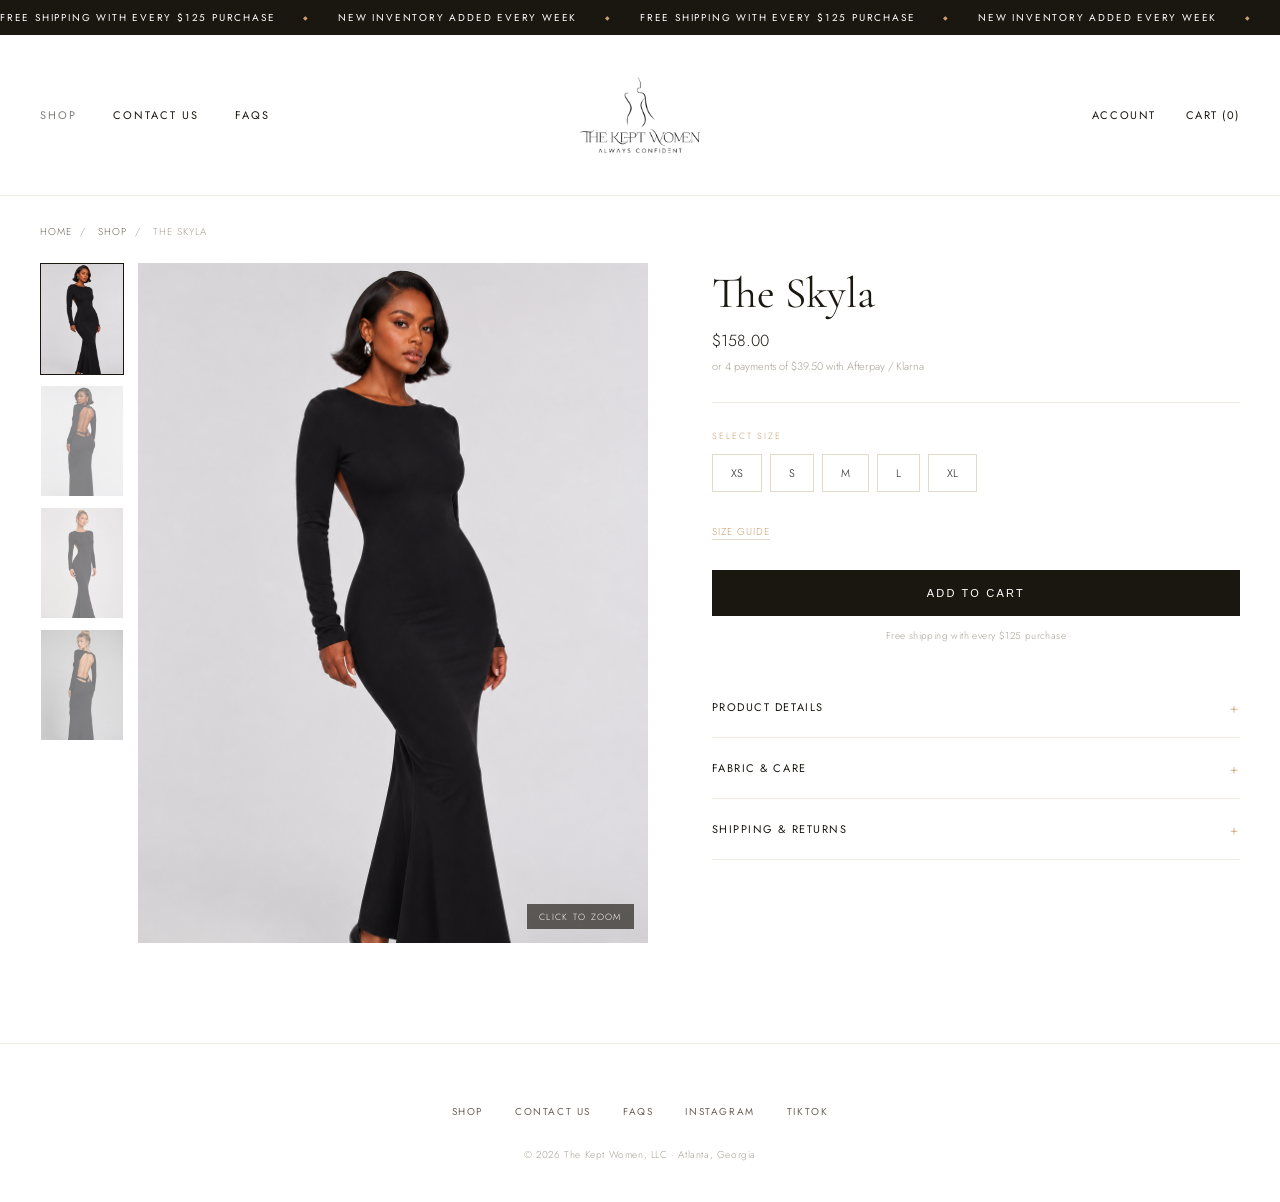
<file: product-skyla.html>
<!doctype html>
<html lang="en">
<head>
<meta charset="UTF-8" />
<meta name="viewport" content="width=device-width, initial-scale=1.0" />
<title>The Skyla — The Kept Woman</title>
<link rel="preconnect" href="https://fonts.googleapis.com" />
<link rel="preconnect" href="https://fonts.gstatic.com" crossorigin />
<link href="https://fonts.googleapis.com/css2?family=Cormorant+Garamond:wght@300;400;500&family=Jost:wght@300;400;500&display=swap" rel="stylesheet" />
<style>
  * { margin: 0; padding: 0; box-sizing: border-box; }
  html, body { height: 100%; }
  body {
    font-family: 'Jost', sans-serif;
    background: #FFFFFF;
    color: #1A1610;
    font-weight: 300;
  }
  a { text-decoration: none; color: inherit; }

  /* ── SCROLLING BANNER ── */
  .ticker { background: #1A1610; overflow: hidden; padding: 10px 0; }
  .ticker-track { display: flex; width: max-content; animation: ticker-scroll 22s linear infinite; }
  .ticker-item {
    display: flex; align-items: center; gap: 28px; padding-right: 28px;
    font-size: 10px; font-weight: 400; letter-spacing: 0.18em; text-transform: uppercase;
    color: #FFFFFF; white-space: nowrap;
  }
  .ticker-item::after { content: '◆'; font-size: 6px; color: #C9A070; }
  @keyframes ticker-scroll { from { transform: translateX(0); } to { transform: translateX(-50%); } }

  /* ── NAV ── */
  header { background: #FFFFFF; border-bottom: 1px solid #EFEBE3; }
  .nav-inner {
    display: grid; grid-template-columns: 1fr auto 1fr; align-items: center;
    max-width: 1400px; margin: 0 auto; padding: 8px 40px;
  }
  .nav-left { display: flex; gap: 36px; }
  .nav-left a {
    font-size: 11px; font-weight: 400; letter-spacing: 0.18em; text-transform: uppercase;
    color: #1A1610; transition: opacity 0.2s;
  }
  .nav-left a:hover, .nav-left a.active { opacity: 0.55; }
  .logo { text-align: center; display: block; }
  .logo img { height: min(180px, 16vh); width: auto; display: block; margin: 0 auto; }
  .nav-right { display: flex; justify-content: flex-end; gap: 30px; }
  .nav-right a, .nav-right button {
    font-size: 11px; font-weight: 400; letter-spacing: 0.14em; text-transform: uppercase;
    color: #1A1610; background: none; border: none; cursor: pointer; transition: opacity 0.2s;
  }
  .nav-right a:hover, .nav-right button:hover { opacity: 0.55; }
  .nav-toggle { display: none; flex-direction: column; gap: 5px; background: none; border: none; cursor: pointer; }
  .nav-toggle span { width: 22px; height: 1px; background: #1A1610; }

  /* ── BREADCRUMB ── */
  .breadcrumb {
    max-width: 1400px; margin: 0 auto;
    padding: 28px 40px 0;
    font-size: 10px; letter-spacing: 0.1em; text-transform: uppercase;
    color: #A8A196;
  }
  .breadcrumb a { color: #6B6459; transition: color 0.2s; }
  .breadcrumb a:hover { color: #1A1610; }
  .breadcrumb span { margin: 0 8px; }

  /* ── PRODUCT LAYOUT ── */
  .product-page {
    max-width: 1400px;
    margin: 0 auto;
    padding: 24px 40px 100px;
    display: grid;
    grid-template-columns: 1.15fr 1fr;
    gap: 64px;
  }

  /* ── GALLERY ── */
  .gallery { display: flex; gap: 14px; }

  .thumb-col {
    display: flex;
    flex-direction: column;
    gap: 10px;
    width: 84px;
    flex-shrink: 0;
  }

  .thumb {
    aspect-ratio: 3/4;
    overflow: hidden;
    cursor: pointer;
    opacity: 0.55;
    transition: opacity 0.2s;
    border: 1px solid transparent;
  }
  .thumb.active, .thumb:hover { opacity: 1; border-color: #1A1610; }
  .thumb img { width: 100%; height: 100%; object-fit: cover; object-position: top center; display: block; }

  .main-media {
    flex: 1;
    aspect-ratio: 3/4;
    overflow: hidden;
    position: relative;
    background: #F5F2EC;
    cursor: zoom-in;
  }
  .main-media img {
    width: 100%;
    height: 100%;
    object-fit: cover;
    object-position: top center;
    display: block;
    transition: transform 0.2s ease-out;
  }
  .main-media.zoomed img {
    transform: scale(1.9);
    cursor: zoom-out;
  }
  .zoom-hint {
    position: absolute;
    bottom: 14px;
    right: 14px;
    font-size: 9px;
    letter-spacing: 0.14em;
    text-transform: uppercase;
    color: #FFFFFF;
    background: rgba(26,22,16,0.65);
    padding: 6px 12px;
    pointer-events: none;
  }
  .main-media.zoomed .zoom-hint { display: none; }

  /* ── DETAILS ── */
  .details { padding-top: 4px; }

  .details__name {
    font-family: 'Cormorant Garamond', serif;
    font-weight: 400;
    font-size: clamp(32px, 3.4vw, 46px);
    margin-bottom: 10px;
  }

  .details__price {
    font-size: 16px;
    color: #1A1610;
    margin-bottom: 6px;
  }

  .details__klarna {
    font-size: 11px;
    color: #A8A196;
    margin-bottom: 28px;
  }

  .rule { height: 1px; background: #EFEBE3; margin: 26px 0; }

  .details__label {
    font-size: 9px;
    letter-spacing: 0.22em;
    text-transform: uppercase;
    color: #C9A070;
    margin-bottom: 12px;
  }

  .size-row { display: flex; gap: 8px; flex-wrap: wrap; margin-bottom: 26px; }
  .size-btn {
    border: 1px solid #E2DACB;
    background: transparent;
    color: #1A1610;
    font-family: 'Jost', sans-serif;
    font-size: 11px;
    font-weight: 300;
    padding: 10px 18px;
    cursor: pointer;
    transition: all 0.2s;
  }
  .size-btn:hover { border-color: #1A1610; }
  .size-btn.active { background: #1A1610; border-color: #1A1610; color: #FFFFFF; }

  .size-guide-link {
    display: inline-block;
    font-size: 10px;
    letter-spacing: 0.1em;
    text-transform: uppercase;
    color: #C9A070;
    border-bottom: 1px solid #E2DACB;
    margin-bottom: 30px;
  }
  .size-guide-link:hover { border-bottom-color: #C9A070; }

  .btn-atc {
    width: 100%;
    padding: 16px;
    font-size: 11px;
    font-weight: 400;
    letter-spacing: 0.2em;
    text-transform: uppercase;
    color: #FFFFFF;
    background: #1A1610;
    border: 1px solid #1A1610;
    cursor: pointer;
    transition: all 0.2s;
    margin-bottom: 12px;
  }
  .btn-atc:hover { background: #FFFFFF; color: #1A1610; }

  .btn-atc.added { background: #6B6459; border-color: #6B6459; }

  .notify-note {
    text-align: center;
    font-size: 10px;
    color: #A8A196;
    margin-bottom: 34px;
    letter-spacing: 0.04em;
  }

  /* ── ACCORDION ── */
  .accordion-item { border-bottom: 1px solid #EFEBE3; }
  .accordion-trigger {
    width: 100%;
    display: flex;
    align-items: center;
    justify-content: space-between;
    padding: 18px 0;
    background: none;
    border: none;
    font-family: 'Jost', sans-serif;
    font-size: 11px;
    font-weight: 400;
    letter-spacing: 0.14em;
    text-transform: uppercase;
    color: #1A1610;
    cursor: pointer;
    text-align: left;
  }
  .accordion-trigger .icon {
    font-family: 'Cormorant Garamond', serif;
    font-size: 20px;
    color: #C9A070;
    font-weight: 300;
    transition: transform 0.3s;
  }
  .accordion-item.open .accordion-trigger .icon { transform: rotate(45deg); }
  .accordion-body { max-height: 0; overflow: hidden; transition: max-height 0.4s ease; }
  .accordion-item.open .accordion-body { max-height: 300px; }
  .accordion-body-inner {
    padding-bottom: 20px;
    font-size: 12px;
    line-height: 1.85;
    color: #6B6459;
  }

  /* ── FOOTER ── */
  footer { padding: 60px 40px 40px; text-align: center; border-top: 1px solid #EFEBE3; }
  footer .footer-links { display: flex; justify-content: center; gap: 32px; margin-bottom: 28px; flex-wrap: wrap; }
  footer .footer-links a {
    font-size: 10px; font-weight: 400; letter-spacing: 0.16em; text-transform: uppercase;
    color: #6B6459; transition: color 0.2s;
  }
  footer .footer-links a:hover { color: #1A1610; }
  footer p { font-size: 10px; color: #A8A196; letter-spacing: 0.06em; }

  /* ── MOBILE ── */
  @media (max-width: 900px) {
    .product-page { grid-template-columns: 1fr; gap: 32px; padding: 20px 20px 80px; }
    .breadcrumb { padding: 20px 20px 0; }
  }
  @media (max-width: 768px) {
    .nav-left { display: none; }
    .nav-toggle { display: flex; }
    .nav-inner { grid-template-columns: auto 1fr auto; padding: 6px 20px; }
    .logo img { height: min(110px, 14vh); }
    .nav-right a:not(.cart-link) { display: none; }
    .gallery { flex-direction: column-reverse; }
    .thumb-col { flex-direction: row; width: 100%; overflow-x: auto; }
    .thumb { width: 64px; flex-shrink: 0; }
  }
</style>
<link rel="stylesheet" href="mobile-nav.css" />
</head>
<body>
<div class="ticker" aria-hidden="true">
  <div class="ticker-track">
    <span class="ticker-item">Free Shipping With Every $125 Purchase</span>
    <span class="ticker-item">New Inventory Added Every Week</span>
    <span class="ticker-item">Free Shipping With Every $125 Purchase</span>
    <span class="ticker-item">New Inventory Added Every Week</span>
    <span class="ticker-item">Free Shipping With Every $125 Purchase</span>
    <span class="ticker-item">New Inventory Added Every Week</span>
    <span class="ticker-item">Free Shipping With Every $125 Purchase</span>
    <span class="ticker-item">New Inventory Added Every Week</span>
  </div>
</div>

<header>
  <div class="nav-inner">
    <nav class="nav-left">
      <a href="shop.html" class="active">Shop</a>
      <a href="contact.html">Contact Us</a>
      <a href="faqs.html">FAQs</a>
    </nav>

    <a href="index.html" class="logo">
      <img src="logo.png" alt="The Kept Women — Always Confident">
    </a>

    <div class="nav-right">
      <a href="account.html">Account</a>
      <a href="cart.html" class="cart-link">Cart (0)</a>
      <button class="nav-toggle" aria-label="Menu">
        <span></span><span></span><span></span>
      </button>
    </div>
  </div>
</header>
<nav class="tkw-mobile-nav" id="tkw-mobile-nav" aria-label="Mobile navigation" style="position:fixed;inset:0;z-index:800;background:#FFFFFF;transform:translateX(-100%);">
  <button class="tkw-mobile-nav-close" id="tkw-mobile-nav-close" aria-label="Close menu">&times;</button>
  <div class="tkw-mobile-nav-links">
    <a href="shop.html">Shop</a>
    <a href="contact.html">Contact Us</a>
    <a href="faqs.html">FAQs</a>
  </div>
  <div class="tkw-mobile-nav-footer">
    <a href="https://instagram.com/thekeptwomen" target="_blank" rel="noopener">Instagram</a>
    <a href="https://tiktok.com/@thekeptwomen" target="_blank" rel="noopener">TikTok</a>
  </div>
</nav>


<nav class="breadcrumb">
  <a href="index.html">Home</a><span>/</span>
  <a href="shop.html">Shop</a><span>/</span>
  The Skyla
</nav>

<div class="product-page">

  <!-- ── GALLERY ── -->
  <div class="gallery">
    <div class="thumb-col" id="thumb-col">
      <div class="thumb active" data-src="skyla-front-1.png">
        <img src="skyla-front-1.png" alt="The Skyla — front">
      </div>
      <div class="thumb" data-src="skyla-back-1.png">
        <img src="skyla-back-1.png" alt="The Skyla — back, buckle hardware detail">
      </div>
      <div class="thumb" data-src="skyla-front-2.png">
        <img src="skyla-front-2.png" alt="The Skyla — front, alternate model">
      </div>
      <div class="thumb" data-src="skyla-back-2.png">
        <img src="skyla-back-2.png" alt="The Skyla — back, alternate model">
      </div>
    </div>

    <div class="main-media" id="main-media">
      <img id="main-img" src="skyla-front-1.png" alt="The Skyla Dress">
      <span class="zoom-hint">Click to Zoom</span>
    </div>
  </div>

  <!-- ── DETAILS ── -->
  <div class="details">
    <h1 class="details__name">The Skyla</h1>
    <p class="details__price">$158.00</p>
    <p class="details__klarna">or 4 payments of $39.50 with Afterpay / Klarna</p>

    <div class="rule"></div>

    <p class="details__label">Select Size</p>
    <div class="size-row" id="size-row">
      <button class="size-btn">XS</button>
      <button class="size-btn">S</button>
      <button class="size-btn">M</button>
      <button class="size-btn">L</button>
      <button class="size-btn">XL</button>
    </div>
    <a href="faqs.html" class="size-guide-link">Size Guide</a>

    <button class="btn-atc" id="atc-btn">Add to Cart</button>
    <p class="notify-note">Free shipping with every $125 purchase</p>

    <div class="accordion-item">
      <button class="accordion-trigger">
        Product Details
        <span class="icon">+</span>
      </button>
      <div class="accordion-body">
        <div class="accordion-body-inner">
          An open-back mermaid gown finished with silver buckle hardware at the shoulder and waist.
          Long sleeves, jewel neckline, and a fluid, body-skimming silhouette that falls into a
          soft flare at the hem. Designed to pair effortlessly with our backless bra collection.
        </div>
      </div>
    </div>

    <div class="accordion-item">
      <button class="accordion-trigger">
        Fabric & Care
        <span class="icon">+</span>
      </button>
      <div class="accordion-body">
        <div class="accordion-body-inner">
          Soft, fluid jersey with stretch recovery. Hand wash cold or dry clean. Hang dry.
          Do not bleach or tumble dry. Silver-tone buckle hardware — avoid prolonged contact with water
          and perfume for longevity.
        </div>
      </div>
    </div>

    <div class="accordion-item">
      <button class="accordion-trigger">
        Shipping & Returns
        <span class="icon">+</span>
      </button>
      <div class="accordion-body">
        <div class="accordion-body-inner">
          Free shipping on orders over $125. Standard delivery 3–5 business days from Atlanta,
          Georgia. 30-day satisfaction guarantee — see our <a href="faqs.html" style="color:#C9A070;">FAQs</a>
          for exchange details.
        </div>
      </div>
    </div>

  </div>
</div>

<footer>
  <div class="footer-links">
    <a href="shop.html">Shop</a>
    <a href="contact.html">Contact Us</a>
    <a href="faqs.html">FAQs</a>
    <a href="https://instagram.com/thekeptwomen" target="_blank" rel="noopener">Instagram</a>
    <a href="https://tiktok.com/@thekeptwomen" target="_blank" rel="noopener">TikTok</a>
  </div>
  <p>&copy; 2026 The Kept Women, LLC &middot; Atlanta, Georgia</p>
</footer>

<script>
  // Thumbnail swap
  document.querySelectorAll('.thumb').forEach(thumb => {
    thumb.addEventListener('click', () => {
      document.querySelectorAll('.thumb').forEach(t => t.classList.remove('active'));
      thumb.classList.add('active');
      document.getElementById('main-img').src = thumb.dataset.src;
      document.getElementById('main-media').classList.remove('zoomed');
    });
  });

  // Click-to-zoom
  const mainMedia = document.getElementById('main-media');
  const mainImg = document.getElementById('main-img');

  mainMedia.addEventListener('click', (e) => {
    const isZoomed = mainMedia.classList.toggle('zoomed');
    if (isZoomed) {
      const rect = mainMedia.getBoundingClientRect();
      const x = ((e.clientX - rect.left) / rect.width) * 100;
      const y = ((e.clientY - rect.top) / rect.height) * 100;
      mainImg.style.transformOrigin = x + '% ' + y + '%';
    }
  });

  mainMedia.addEventListener('mousemove', (e) => {
    if (!mainMedia.classList.contains('zoomed')) return;
    const rect = mainMedia.getBoundingClientRect();
    const x = ((e.clientX - rect.left) / rect.width) * 100;
    const y = ((e.clientY - rect.top) / rect.height) * 100;
    mainImg.style.transformOrigin = x + '% ' + y + '%';
  });

  // Size selector
  document.querySelectorAll('.size-btn').forEach(btn => {
    btn.addEventListener('click', () => {
      document.querySelectorAll('.size-btn').forEach(b => b.classList.remove('active'));
      btn.classList.add('active');
    });
  });

  // Add to cart
  document.getElementById('atc-btn').addEventListener('click', function () {
    const selected = document.querySelector('.size-btn.active');
    if (!selected) {
      alert('Please select a size.');
      return;
    }
    const orig = this.textContent;
    this.textContent = 'Added';
    this.classList.add('added');
    setTimeout(() => {
      this.textContent = orig;
      this.classList.remove('added');
    }, 1800);
  });

  // Accordion
  document.querySelectorAll('.accordion-trigger').forEach(trigger => {
    trigger.addEventListener('click', () => {
      trigger.closest('.accordion-item').classList.toggle('open');
    });
  });
</script>

<script src="mobile-nav.js" defer></script>
</body>
</html>
</file>
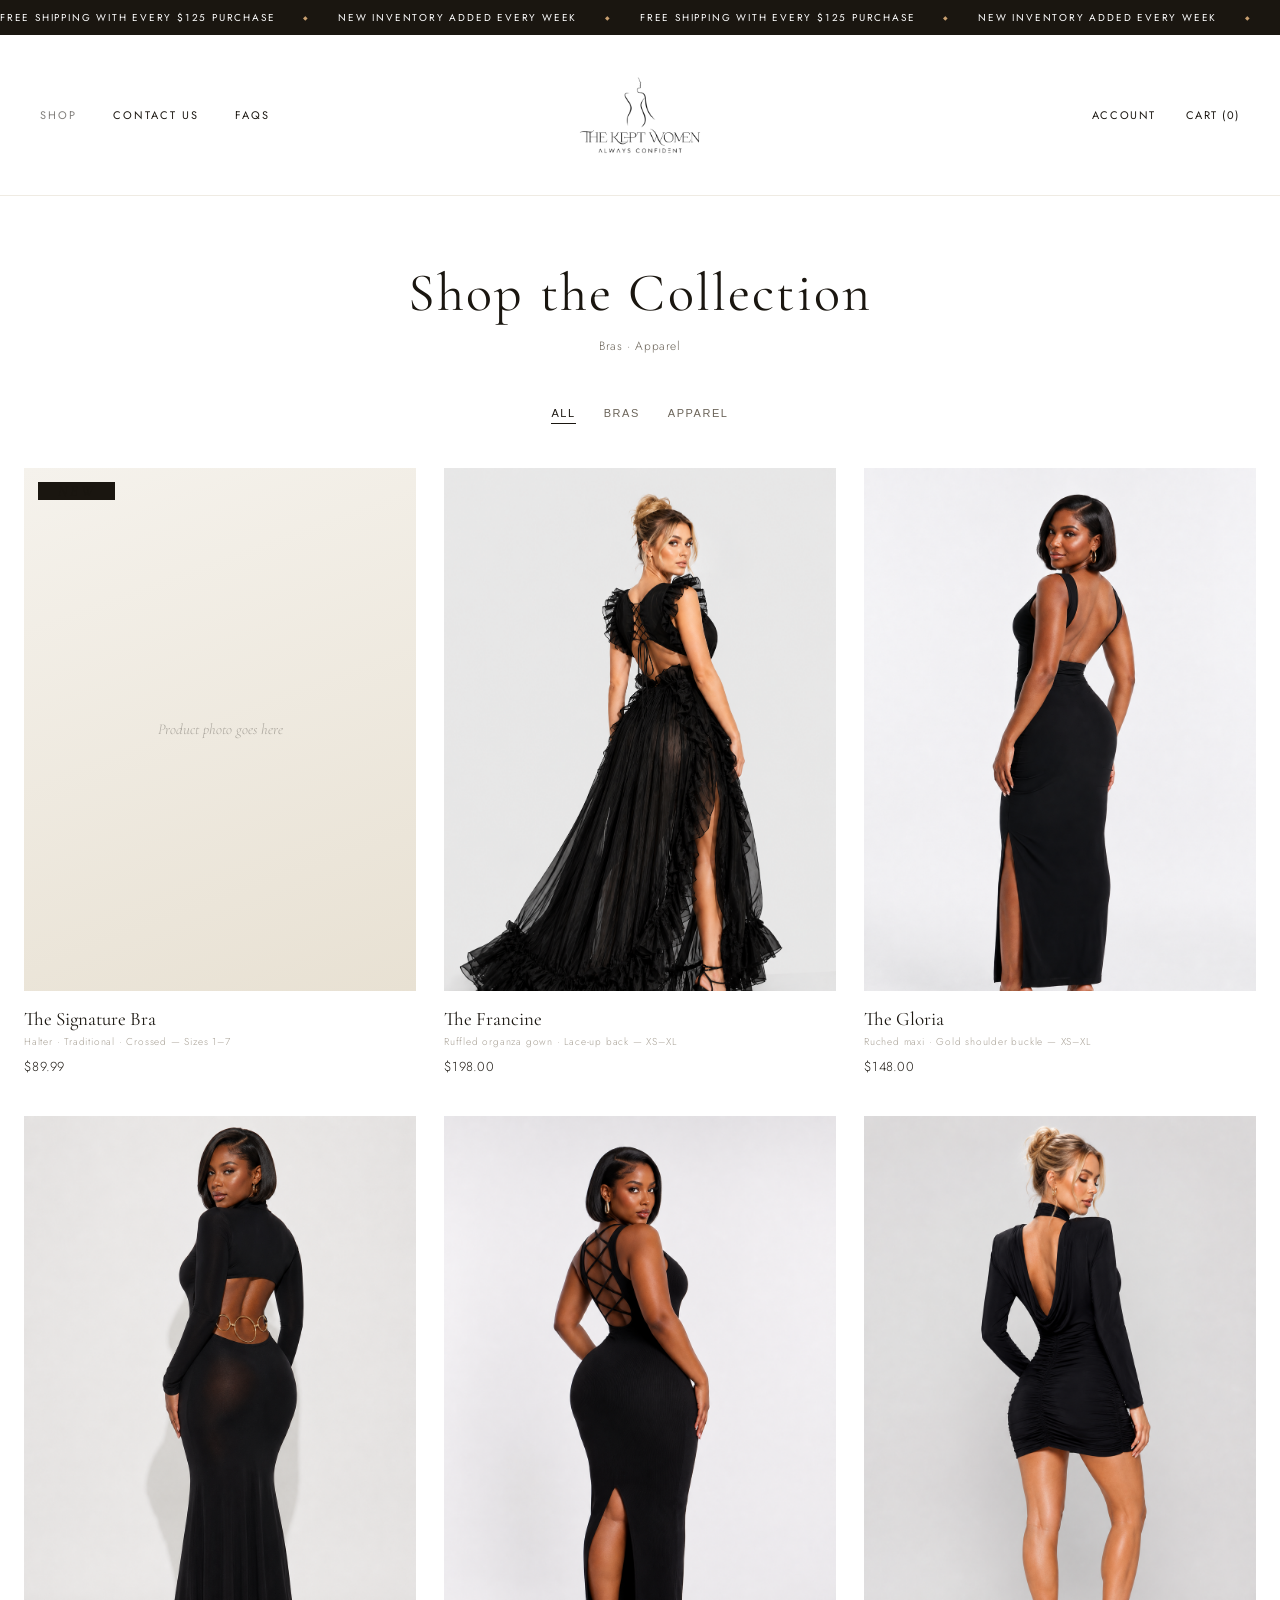
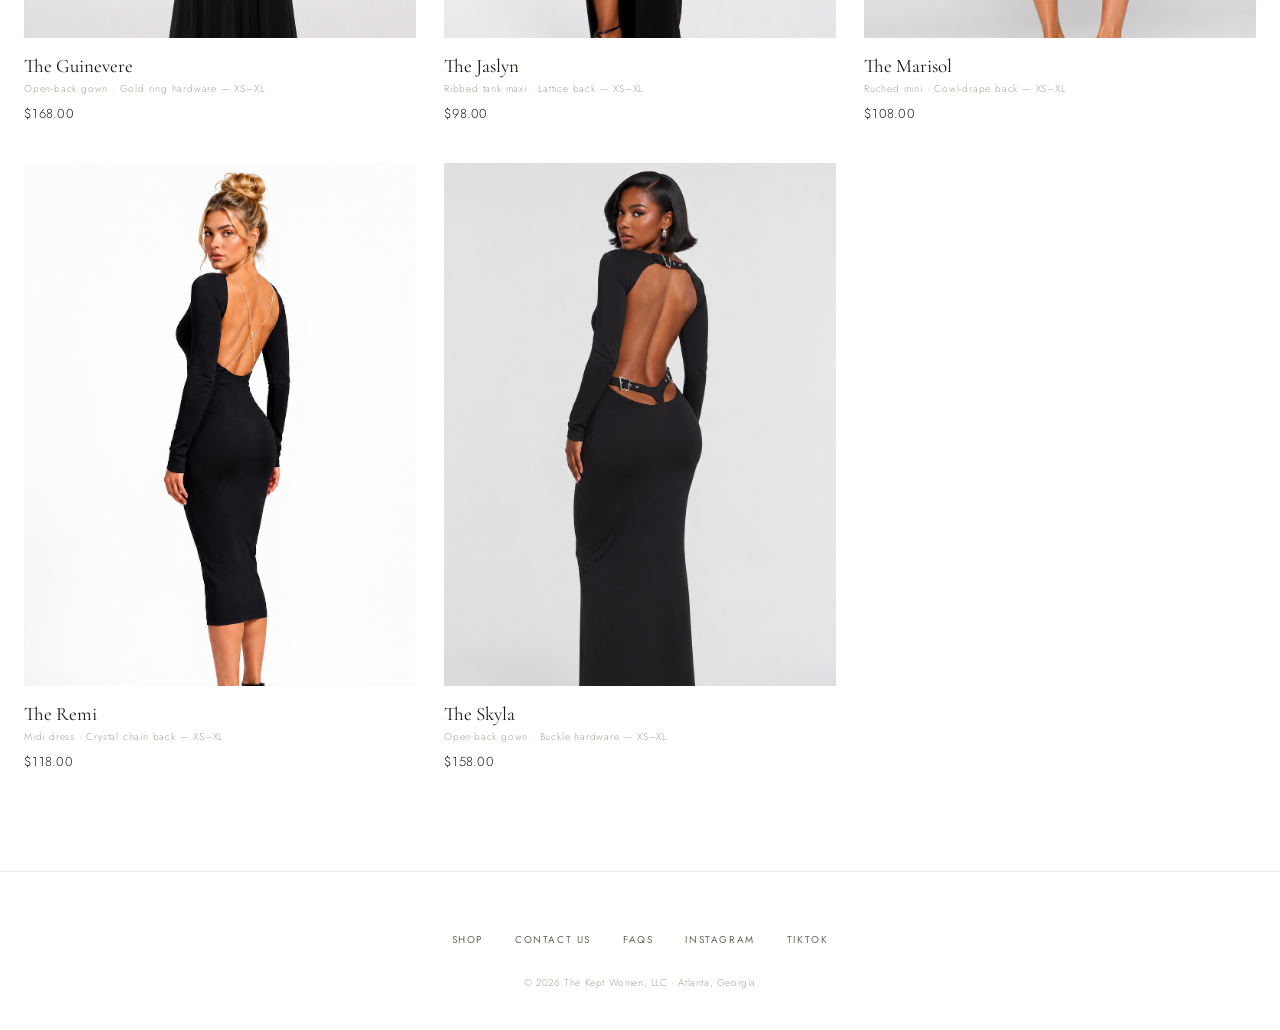
<file: shop.html>
<!doctype html>
<html lang="en">
<head>
<meta charset="UTF-8" />
<meta name="viewport" content="width=device-width, initial-scale=1.0" />
<title>Shop — The Kept Woman</title>
<link rel="preconnect" href="https://fonts.googleapis.com" />
<link rel="preconnect" href="https://fonts.gstatic.com" crossorigin />
<link href="https://fonts.googleapis.com/css2?family=Cormorant+Garamond:wght@300;400;500&family=Jost:wght@300;400;500&display=swap" rel="stylesheet" />
<style>
  * { margin: 0; padding: 0; box-sizing: border-box; }
  html, body { height: 100%; }
  body {
    font-family: 'Jost', sans-serif;
    background: #FFFFFF;
    color: #1A1610;
    font-weight: 300;
  }
  a { text-decoration: none; color: inherit; }

  /* ── SCROLLING BANNER ── */
  .ticker { background: #1A1610; overflow: hidden; padding: 10px 0; }
  .ticker-track { display: flex; width: max-content; animation: ticker-scroll 22s linear infinite; }
  .ticker-item {
    display: flex; align-items: center; gap: 28px; padding-right: 28px;
    font-size: 10px; font-weight: 400; letter-spacing: 0.18em; text-transform: uppercase;
    color: #FFFFFF; white-space: nowrap;
  }
  .ticker-item::after { content: '◆'; font-size: 6px; color: #C9A070; }
  @keyframes ticker-scroll { from { transform: translateX(0); } to { transform: translateX(-50%); } }

  /* ── NAV ── */
  header { background: #FFFFFF; border-bottom: 1px solid #EFEBE3; }
  .nav-inner {
    display: grid; grid-template-columns: 1fr auto 1fr; align-items: center;
    max-width: 1400px; margin: 0 auto; padding: 8px 40px;
  }
  .nav-left { display: flex; gap: 36px; }
  .nav-left a {
    font-size: 11px; font-weight: 400; letter-spacing: 0.18em; text-transform: uppercase;
    color: #1A1610; transition: opacity 0.2s;
  }
  .nav-left a:hover, .nav-left a.active { opacity: 0.55; }
  .logo { text-align: center; display: block; }
  .logo img { height: min(180px, 16vh); width: auto; display: block; margin: 0 auto; }
  .nav-right { display: flex; justify-content: flex-end; gap: 30px; }
  .nav-right a, .nav-right button {
    font-size: 11px; font-weight: 400; letter-spacing: 0.14em; text-transform: uppercase;
    color: #1A1610; background: none; border: none; cursor: pointer; transition: opacity 0.2s;
  }
  .nav-right a:hover, .nav-right button:hover { opacity: 0.55; }
  .nav-toggle { display: none; flex-direction: column; gap: 5px; background: none; border: none; cursor: pointer; }
  .nav-toggle span { width: 22px; height: 1px; background: #1A1610; }

  /* ── PAGE HEADER ── */
  .page-header { text-align: center; padding: 64px 20px 48px; }
  .page-header h1 {
    font-family: 'Cormorant Garamond', serif;
    font-weight: 400;
    font-size: clamp(34px, 4.5vw, 54px);
    letter-spacing: 0.04em;
  }
  .page-header p {
    margin-top: 12px;
    font-size: 12px;
    color: #6B6459;
    letter-spacing: 0.05em;
  }

  /* ── CATEGORY FILTER ── */
  .filters {
    display: flex; justify-content: center; gap: 28px; flex-wrap: wrap;
    padding: 0 20px 44px;
  }
  .filters button {
    background: none; border: none; cursor: pointer;
    font-size: 11px; font-weight: 400; letter-spacing: 0.14em; text-transform: uppercase;
    color: #6B6459; padding: 4px 0; border-bottom: 1px solid transparent; transition: all 0.2s;
  }
  .filters button:hover, .filters button.active { color: #1A1610; border-bottom-color: #1A1610; }

  /* ── PRODUCT GRID ── */
  .shop-grid {
    max-width: 1400px; margin: 0 auto;
    padding: 0 24px 100px;
    display: grid;
    grid-template-columns: repeat(3, 1fr);
    gap: 40px 28px;
  }

  .product-card { cursor: pointer; }

  .product-card__media {
    aspect-ratio: 3/4;
    background: linear-gradient(160deg, #F5F2EC 0%, #E8E1D3 100%);
    display: flex;
    align-items: center;
    justify-content: center;
    position: relative;
    overflow: hidden;
    margin-bottom: 16px;
  }

  .product-card__media span {
    font-family: 'Cormorant Garamond', serif;
    font-size: 15px;
    font-style: italic;
    color: rgba(26,22,16,0.32);
    text-align: center;
    padding: 0 20px;
  }

  .product-card__media img {
    width: 100%;
    height: 100%;
    object-fit: cover;
    object-position: top center;
    display: block;
  }

  .product-card__media img.img-back {
    position: absolute;
    inset: 0;
    opacity: 0;
    transition: opacity 0.45s ease;
  }

  .product-card:hover .product-card__media img.img-back { opacity: 1; }

  .product-card__badge {
    position: absolute;
    top: 14px;
    left: 14px;
    background: #1A1610;
    color: #FFFFFF;
    font-size: 8px;
    font-weight: 400;
    letter-spacing: 0.16em;
    text-transform: uppercase;
    padding: 5px 10px;
  }

  .product-card__name {
    font-family: 'Cormorant Garamond', serif;
    font-size: 19px;
    font-weight: 400;
    margin-bottom: 4px;
  }

  .product-card__meta {
    font-size: 10px;
    letter-spacing: 0.08em;
    color: #A8A196;
    margin-bottom: 8px;
  }

  .product-card__price {
    font-size: 13px;
    color: #1A1610;
    letter-spacing: 0.02em;
  }

  /* ── FOOTER ── */
  footer { padding: 60px 40px 40px; text-align: center; border-top: 1px solid #EFEBE3; }
  footer .footer-links { display: flex; justify-content: center; gap: 32px; margin-bottom: 28px; flex-wrap: wrap; }
  footer .footer-links a {
    font-size: 10px; font-weight: 400; letter-spacing: 0.16em; text-transform: uppercase;
    color: #6B6459; transition: color 0.2s;
  }
  footer .footer-links a:hover { color: #1A1610; }
  footer p { font-size: 10px; color: #A8A196; letter-spacing: 0.06em; }

  /* ── MOBILE ── */
  @media (max-width: 768px) {
    .nav-left { display: none; }
    .nav-toggle { display: flex; }
    .nav-inner { grid-template-columns: auto 1fr auto; padding: 6px 20px; }
    .logo img { height: min(110px, 14vh); }
    .nav-right a:not(.cart-link) { display: none; }
    .shop-grid { grid-template-columns: 1fr 1fr; gap: 28px 16px; }
  }
  @media (max-width: 480px) {
    .shop-grid { grid-template-columns: 1fr; }
  }
</style>
<link rel="stylesheet" href="mobile-nav.css" />
</head>
<body>


<div class="ticker" aria-hidden="true">
  <div class="ticker-track">
    <span class="ticker-item">Free Shipping With Every $125 Purchase</span>
    <span class="ticker-item">New Inventory Added Every Week</span>
    <span class="ticker-item">Free Shipping With Every $125 Purchase</span>
    <span class="ticker-item">New Inventory Added Every Week</span>
    <span class="ticker-item">Free Shipping With Every $125 Purchase</span>
    <span class="ticker-item">New Inventory Added Every Week</span>
    <span class="ticker-item">Free Shipping With Every $125 Purchase</span>
    <span class="ticker-item">New Inventory Added Every Week</span>
  </div>
</div>

<header>
  <div class="nav-inner">
    <nav class="nav-left">
      <a href="shop.html" class="active">Shop</a>
      <a href="contact.html">Contact Us</a>
      <a href="faqs.html">FAQs</a>
    </nav>

    <a href="index.html" class="logo">
      <img src="logo.png" alt="The Kept Women — Always Confident">
    </a>

    <div class="nav-right">
      <a href="account.html">Account</a>
      <a href="cart.html" class="cart-link">Cart (0)</a>
      <button class="nav-toggle" aria-label="Menu">
        <span></span><span></span><span></span>
      </button>
    </div>
  </div>
</header>
<nav class="tkw-mobile-nav" id="tkw-mobile-nav" aria-label="Mobile navigation" style="position:fixed;inset:0;z-index:800;background:#FFFFFF;transform:translateX(-100%);">
  <button class="tkw-mobile-nav-close" id="tkw-mobile-nav-close" aria-label="Close menu">&times;</button>
  <div class="tkw-mobile-nav-links">
    <a href="shop.html">Shop</a>
    <a href="contact.html">Contact Us</a>
    <a href="faqs.html">FAQs</a>
  </div>
  <div class="tkw-mobile-nav-footer">
    <a href="https://instagram.com/thekeptwomen" target="_blank" rel="noopener">Instagram</a>
    <a href="https://tiktok.com/@thekeptwomen" target="_blank" rel="noopener">TikTok</a>
  </div>
</nav>


<div class="page-header">
  <h1>Shop the Collection</h1>
  <p>Bras · Apparel</p>
</div>

<div class="filters">
  <button class="active" data-filter="all">All</button>
  <button data-filter="bras">Bras</button>
  <button data-filter="apparel">Apparel</button>
</div>

<div class="shop-grid">

  <a class="product-card" href="#" data-category="bras">
    <div class="product-card__media">
      <span class="product-card__badge">New</span>
      <span>Product photo goes here</span>
    </div>
    <p class="product-card__name">The Signature Bra</p>
    <p class="product-card__meta">Halter · Traditional · Crossed — Sizes 1–7</p>
    <p class="product-card__price">$89.99</p>
  </a>

  <a class="product-card" href="product-francine.html" data-category="apparel">
    <div class="product-card__media">
      <img class="img-front" src="francine-back-1.png" alt="The Francine Dress — lace-up open back detail">
      <img class="img-back" src="francine-front-1.png" alt="The Francine Dress — front view">
    </div>
    <p class="product-card__name">The Francine</p>
    <p class="product-card__meta">Ruffled organza gown · Lace-up back — XS–XL</p>
    <p class="product-card__price">$198.00</p>
  </a>

  <a class="product-card" href="product-gloria.html" data-category="apparel">
    <div class="product-card__media">
      <img class="img-front" src="gloria-back-1.png" alt="The Gloria Dress — open low back">
      <img class="img-back" src="gloria-front-1.png" alt="The Gloria Dress — front view">
    </div>
    <p class="product-card__name">The Gloria</p>
    <p class="product-card__meta">Ruched maxi · Gold shoulder buckle — XS–XL</p>
    <p class="product-card__price">$148.00</p>
  </a>

  <a class="product-card" href="product-guinevere.html" data-category="apparel">
    <div class="product-card__media">
      <img class="img-front" src="guinevere-back-1.png" alt="The Guinevere Dress — open back with gold ring detail">
      <img class="img-back" src="guinevere-front-1.png" alt="The Guinevere Dress — front view">
    </div>
    <p class="product-card__name">The Guinevere</p>
    <p class="product-card__meta">Open-back gown · Gold ring hardware — XS–XL</p>
    <p class="product-card__price">$168.00</p>
  </a>

  <a class="product-card" href="product-jaslyn.html" data-category="apparel">
    <div class="product-card__media">
      <img class="img-front" src="jaslyn-back-1.png" alt="The Jaslyn Dress — open back with lattice strap detail">
      <img class="img-back" src="jaslyn-front-1.png" alt="The Jaslyn Dress — front view">
    </div>
    <p class="product-card__name">The Jaslyn</p>
    <p class="product-card__meta">Ribbed tank maxi · Lattice back — XS–XL</p>
    <p class="product-card__price">$98.00</p>
  </a>

  <a class="product-card" href="product-marisol.html" data-category="apparel">
    <div class="product-card__media">
      <img class="img-front" src="marisol-back-1.png" alt="The Marisol Dress — open cowl-drape back with choker neckband">
      <img class="img-back" src="marisol-front-1.png" alt="The Marisol Dress — front view">
    </div>
    <p class="product-card__name">The Marisol</p>
    <p class="product-card__meta">Ruched mini · Cowl-drape back — XS–XL</p>
    <p class="product-card__price">$108.00</p>
  </a>

  <a class="product-card" href="product-remi.html" data-category="apparel">
    <div class="product-card__media">
      <img class="img-front" src="remi-back-1.png" alt="The Remi Dress — open back with crystal chain strap detail">
      <img class="img-back" src="remi-front-1.png" alt="The Remi Dress — front view">
    </div>
    <p class="product-card__name">The Remi</p>
    <p class="product-card__meta">Midi dress · Crystal chain back — XS–XL</p>
    <p class="product-card__price">$118.00</p>
  </a>

  <a class="product-card" href="product-skyla.html" data-category="apparel">
    <div class="product-card__media">
      <img class="img-front" src="skyla-back-1.png" alt="The Skyla Dress — open back with buckle hardware">
      <img class="img-back" src="skyla-front-1.png" alt="The Skyla Dress — front view">
    </div>
    <p class="product-card__name">The Skyla</p>
    <p class="product-card__meta">Open-back gown · Buckle hardware — XS–XL</p>
    <p class="product-card__price">$158.00</p>
  </a>

</div>

<footer>
  <div class="footer-links">
    <a href="shop.html">Shop</a>
    <a href="contact.html">Contact Us</a>
    <a href="faqs.html">FAQs</a>
    <a href="https://instagram.com/thekeptwomen" target="_blank" rel="noopener">Instagram</a>
    <a href="https://tiktok.com/@thekeptwomen" target="_blank" rel="noopener">TikTok</a>
  </div>
  <p>&copy; 2026 The Kept Women, LLC &middot; Atlanta, Georgia</p>
</footer>

<script>
  document.querySelectorAll('.filters button').forEach(btn => {
    btn.addEventListener('click', () => {
      document.querySelectorAll('.filters button').forEach(b => b.classList.remove('active'));
      btn.classList.add('active');
      const filter = btn.dataset.filter;
      document.querySelectorAll('.product-card').forEach(card => {
        card.style.display = (filter === 'all' || card.dataset.category === filter) ? '' : 'none';
      });
    });
  });
</script>

<script src="mobile-nav.js" defer></script>
</body>
</html>
</file>
<file: mobile-nav.css>
/* ============================================================
   THE KEPT WOMAN — Mobile Nav Drawer
   ============================================================ */

.tkw-mobile-nav {
  position: fixed;
  inset: 0;
  z-index: 800;
  background: #FFFFFF;
  display: flex;
  flex-direction: column;
  padding: 28px 28px 40px;
  transform: translateX(-100%);
  transition: transform 0.4s cubic-bezier(0.25, 0.1, 0.25, 1);
}

.tkw-mobile-nav.is-open {
  transform: translateX(0);
}

.tkw-mobile-nav-close {
  align-self: flex-end;
  background: none;
  border: none;
  font-size: 26px;
  font-weight: 300;
  color: #1A1610;
  cursor: pointer;
  line-height: 1;
  padding: 4px;
  margin-bottom: 36px;
}

.tkw-mobile-nav-links {
  display: flex;
  flex-direction: column;
}

.tkw-mobile-nav-links a {
  font-family: 'Cormorant Garamond', serif;
  font-weight: 400;
  font-size: 32px;
  color: #1A1610;
  padding: 14px 0;
  border-bottom: 1px solid #EFEBE3;
  text-decoration: none;
  transition: color 0.2s;
}
.tkw-mobile-nav-links a:hover { color: #C9A070; }

.tkw-mobile-nav-footer {
  margin-top: auto;
  padding-top: 28px;
  display: flex;
  gap: 24px;
}

.tkw-mobile-nav-footer a {
  font-size: 10px;
  font-weight: 400;
  letter-spacing: 0.16em;
  text-transform: uppercase;
  color: #6B6459;
  text-decoration: none;
}
</file>
